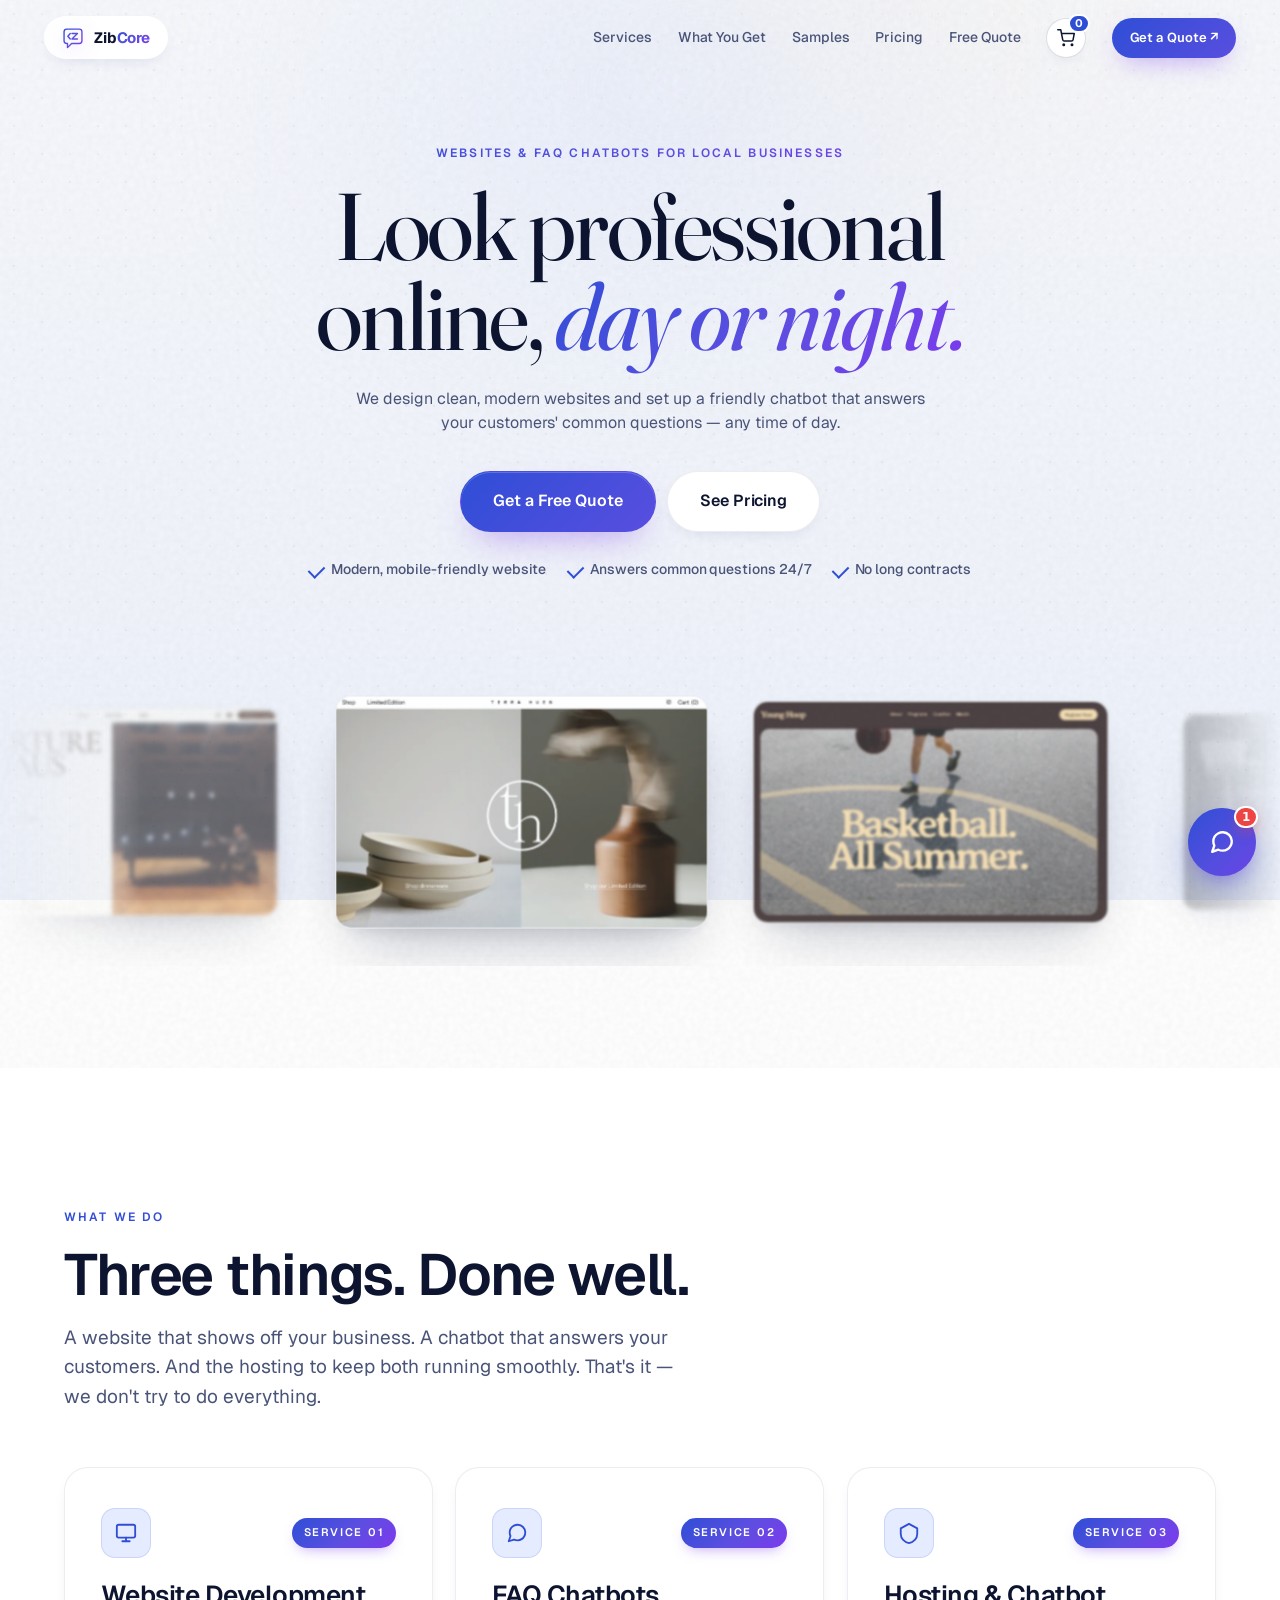
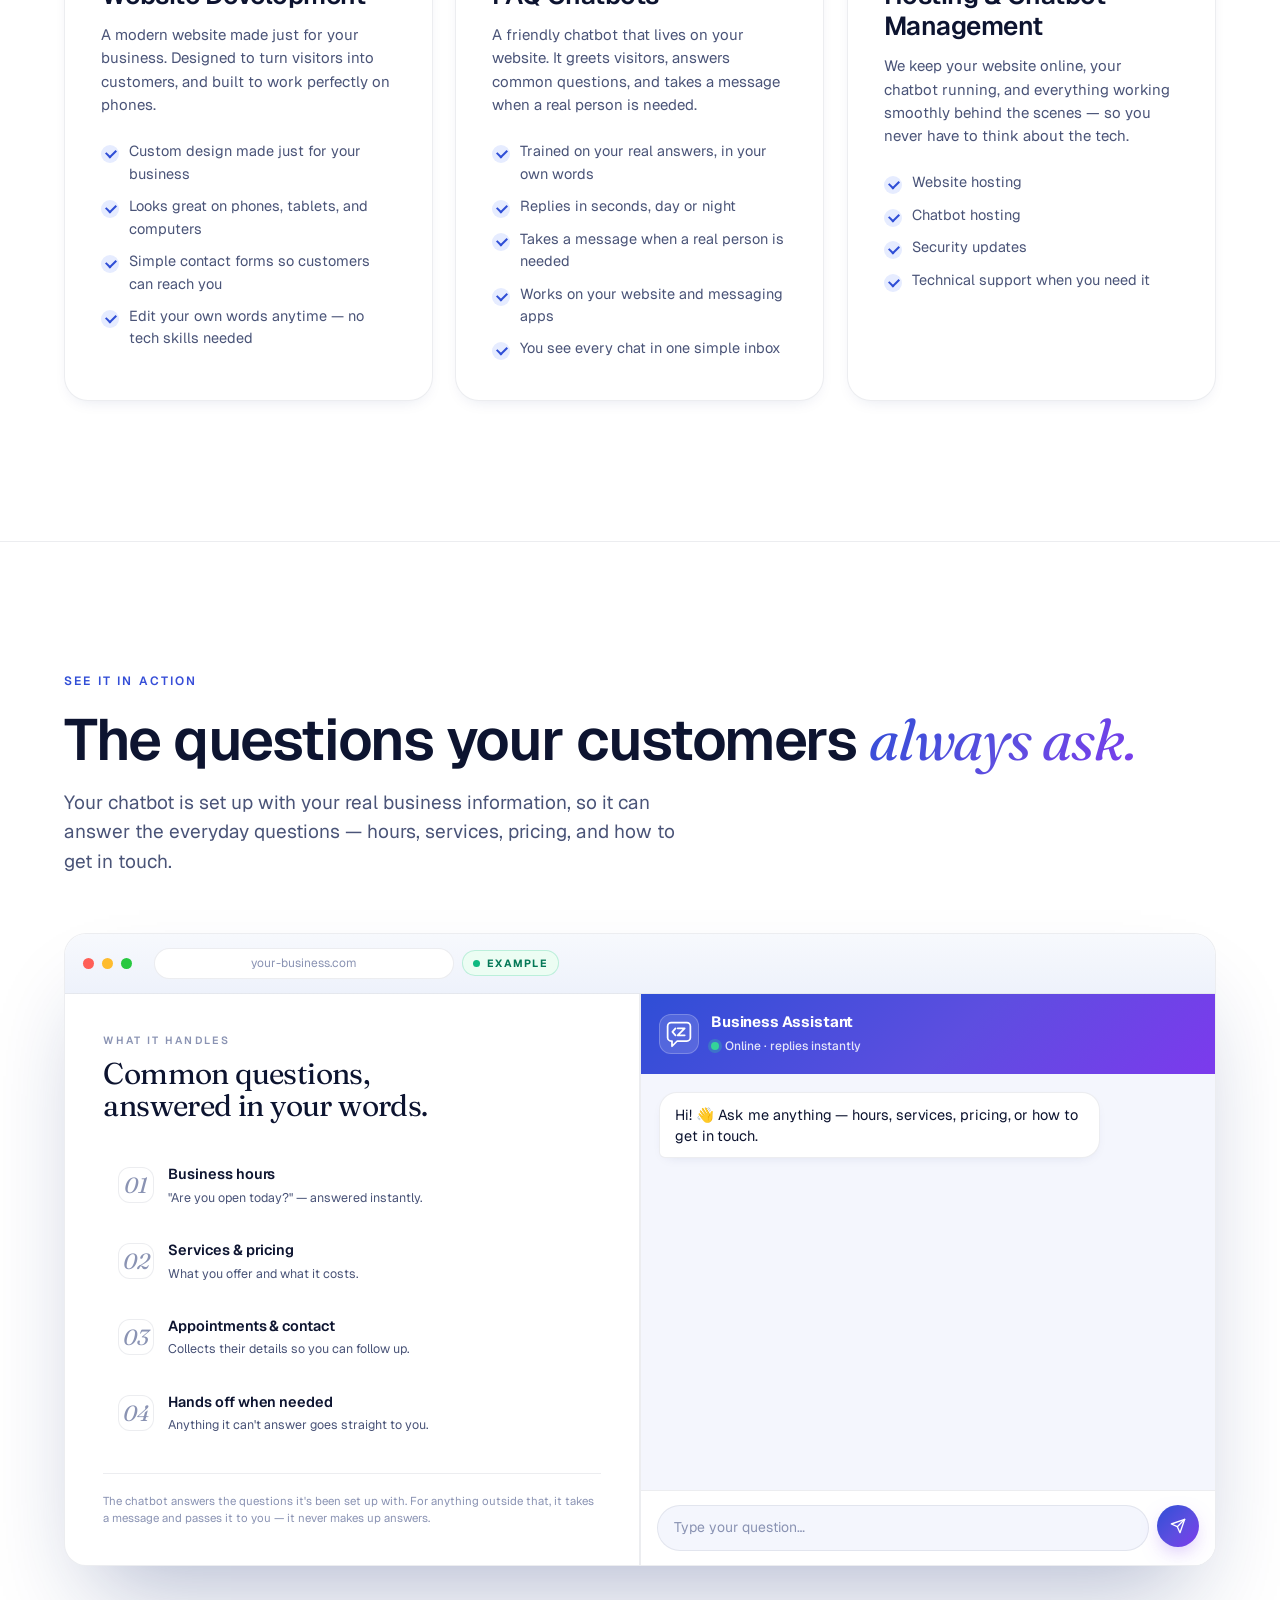
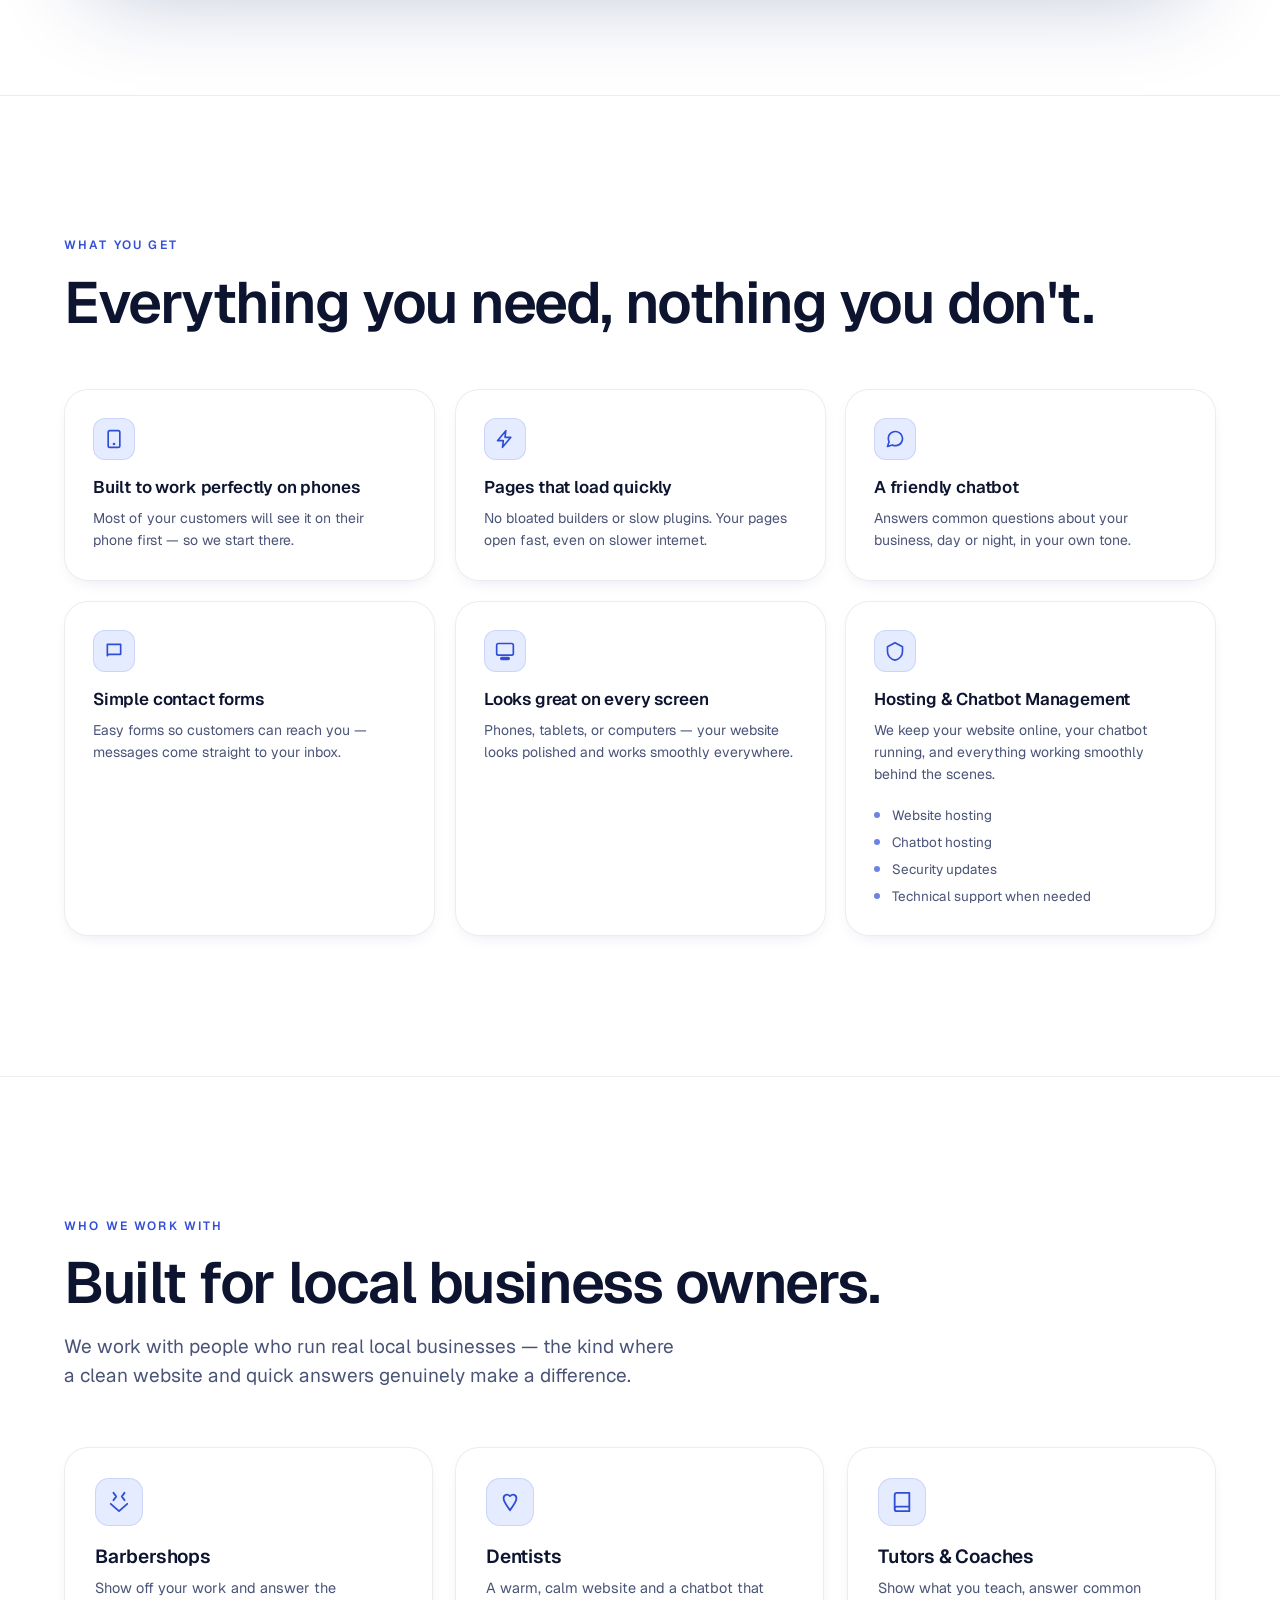
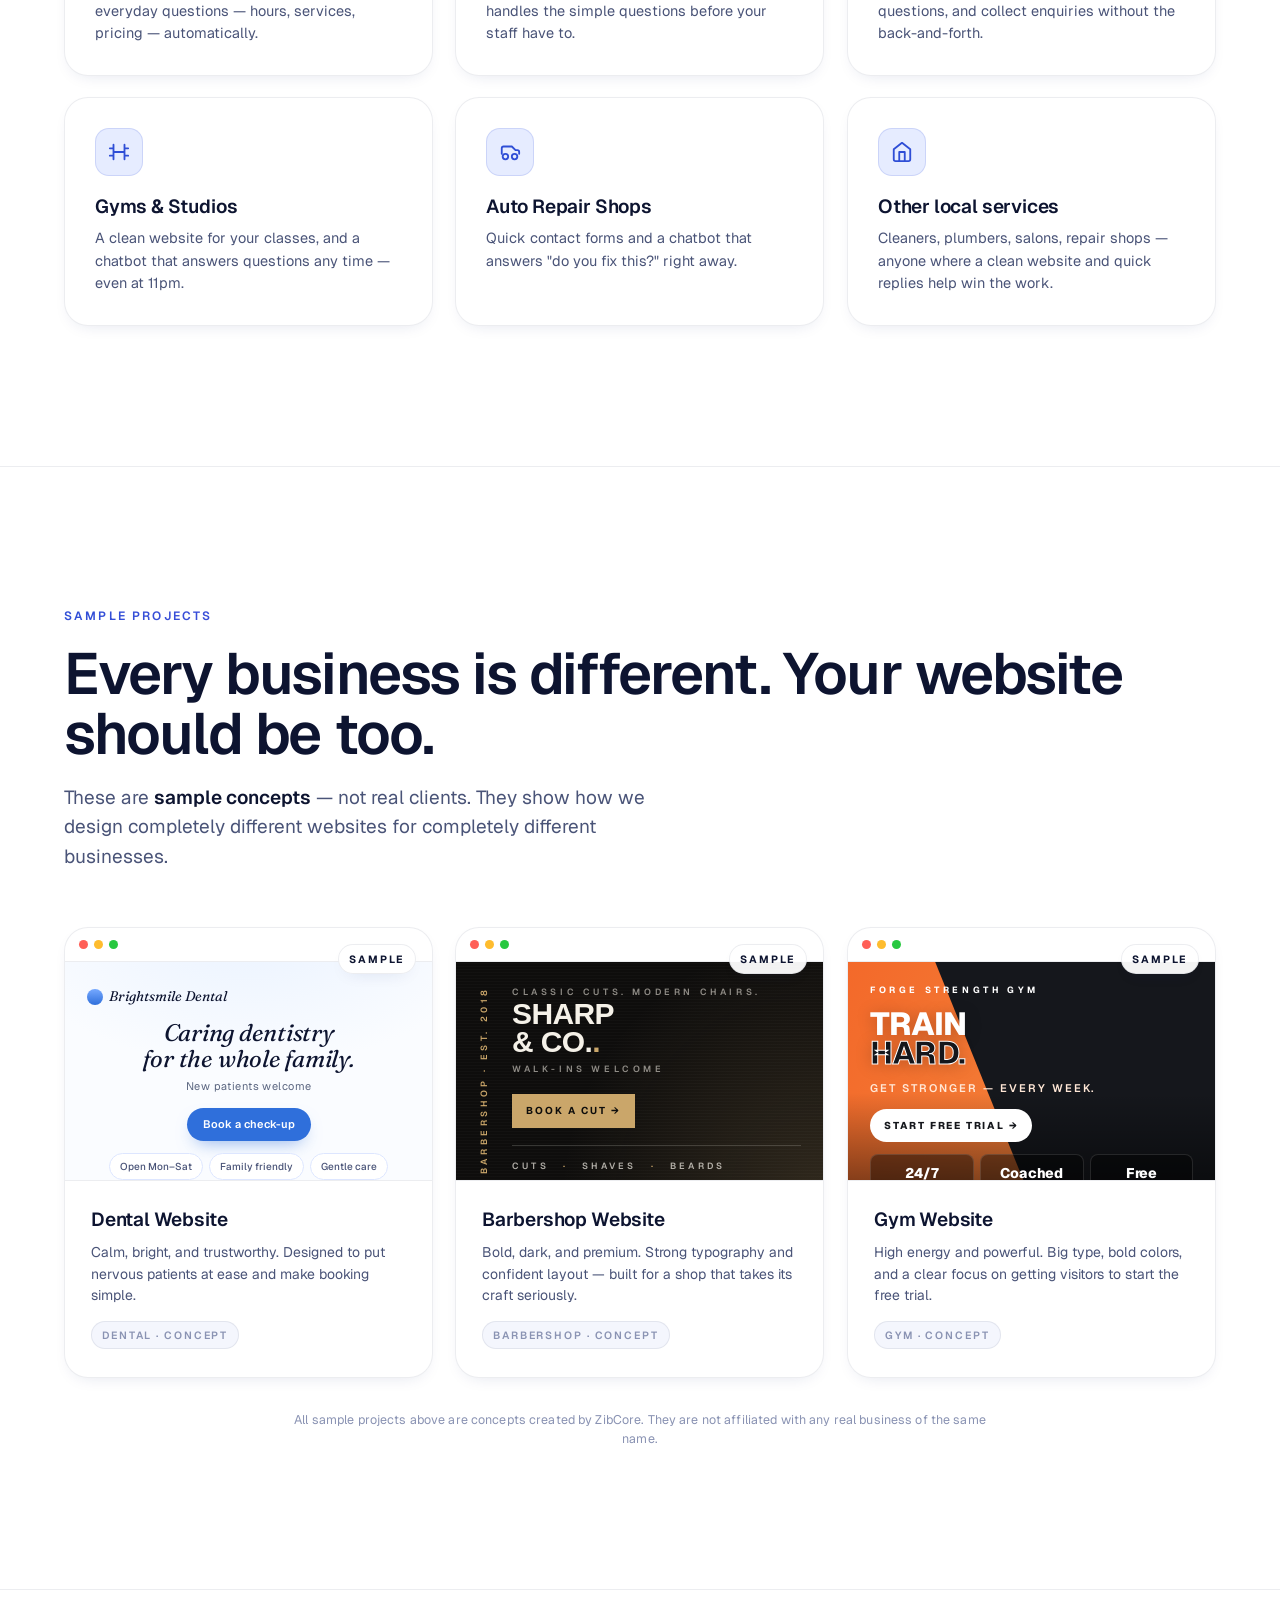
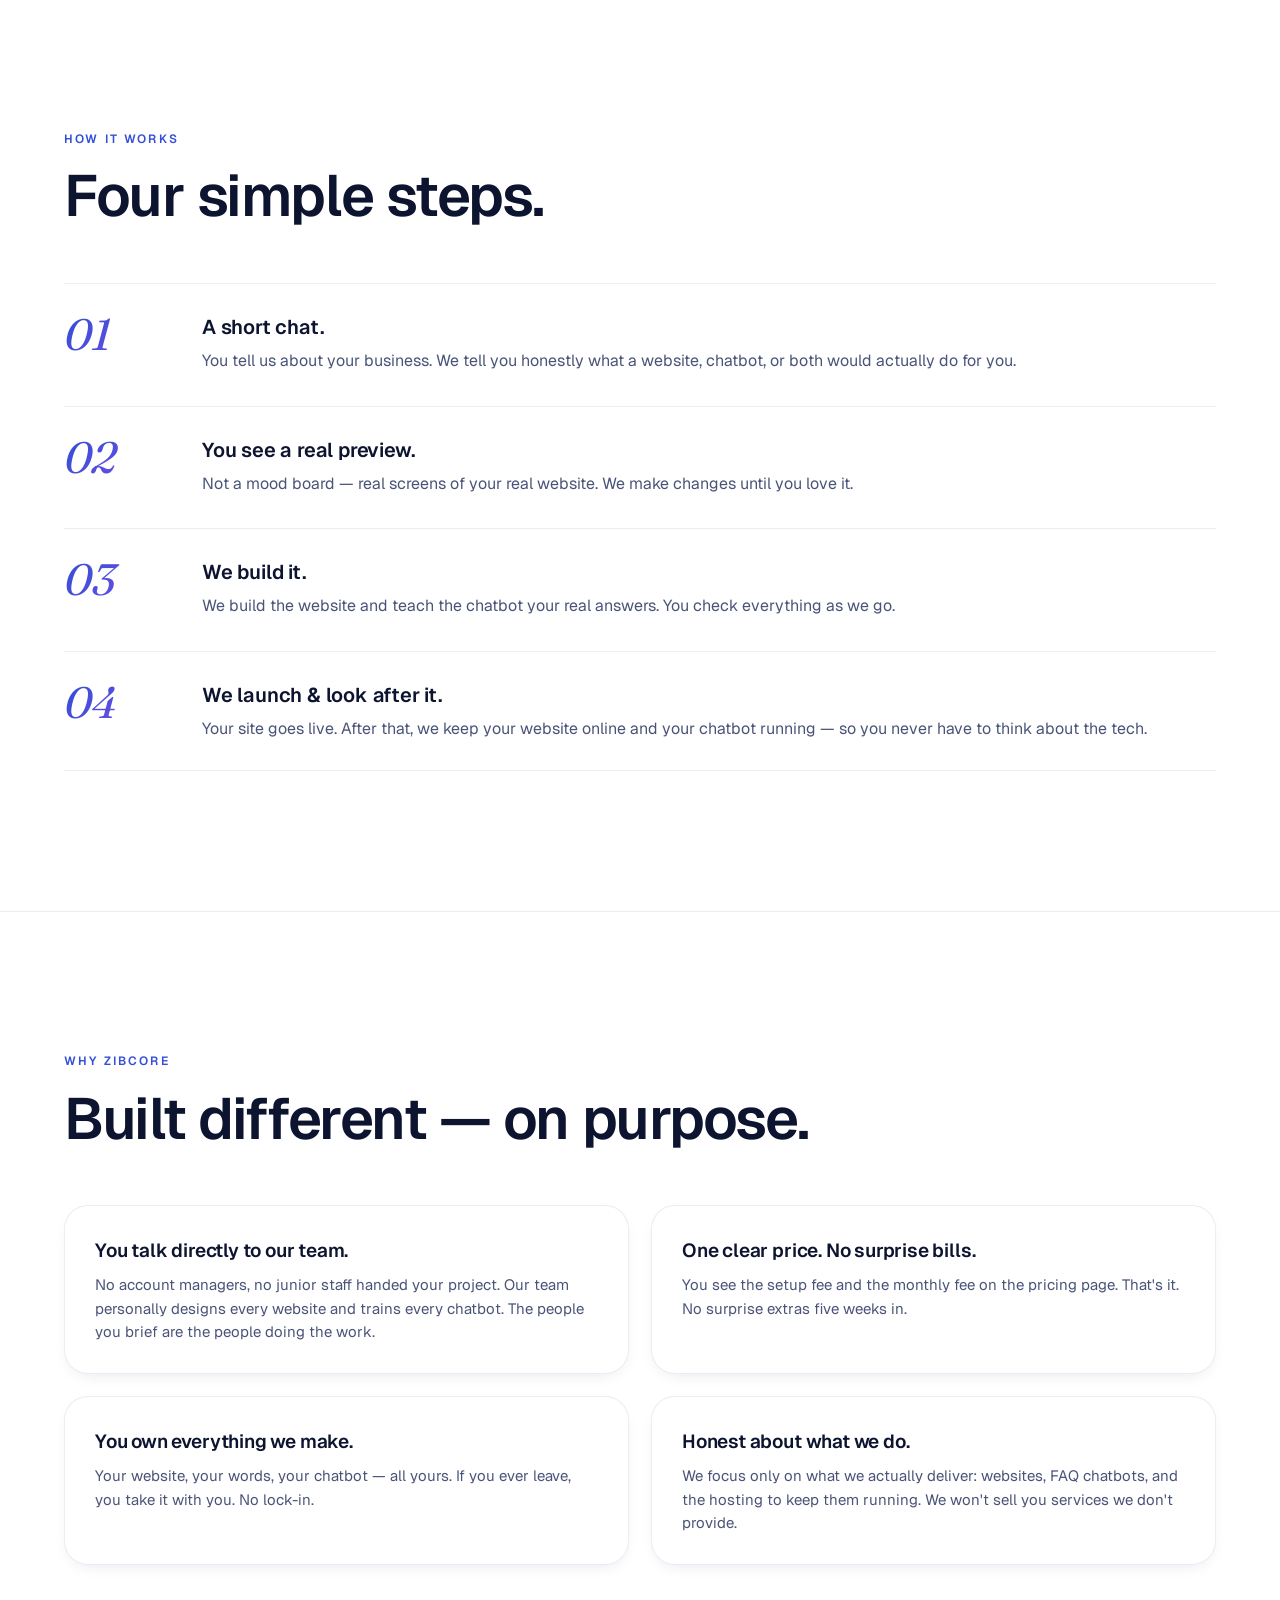
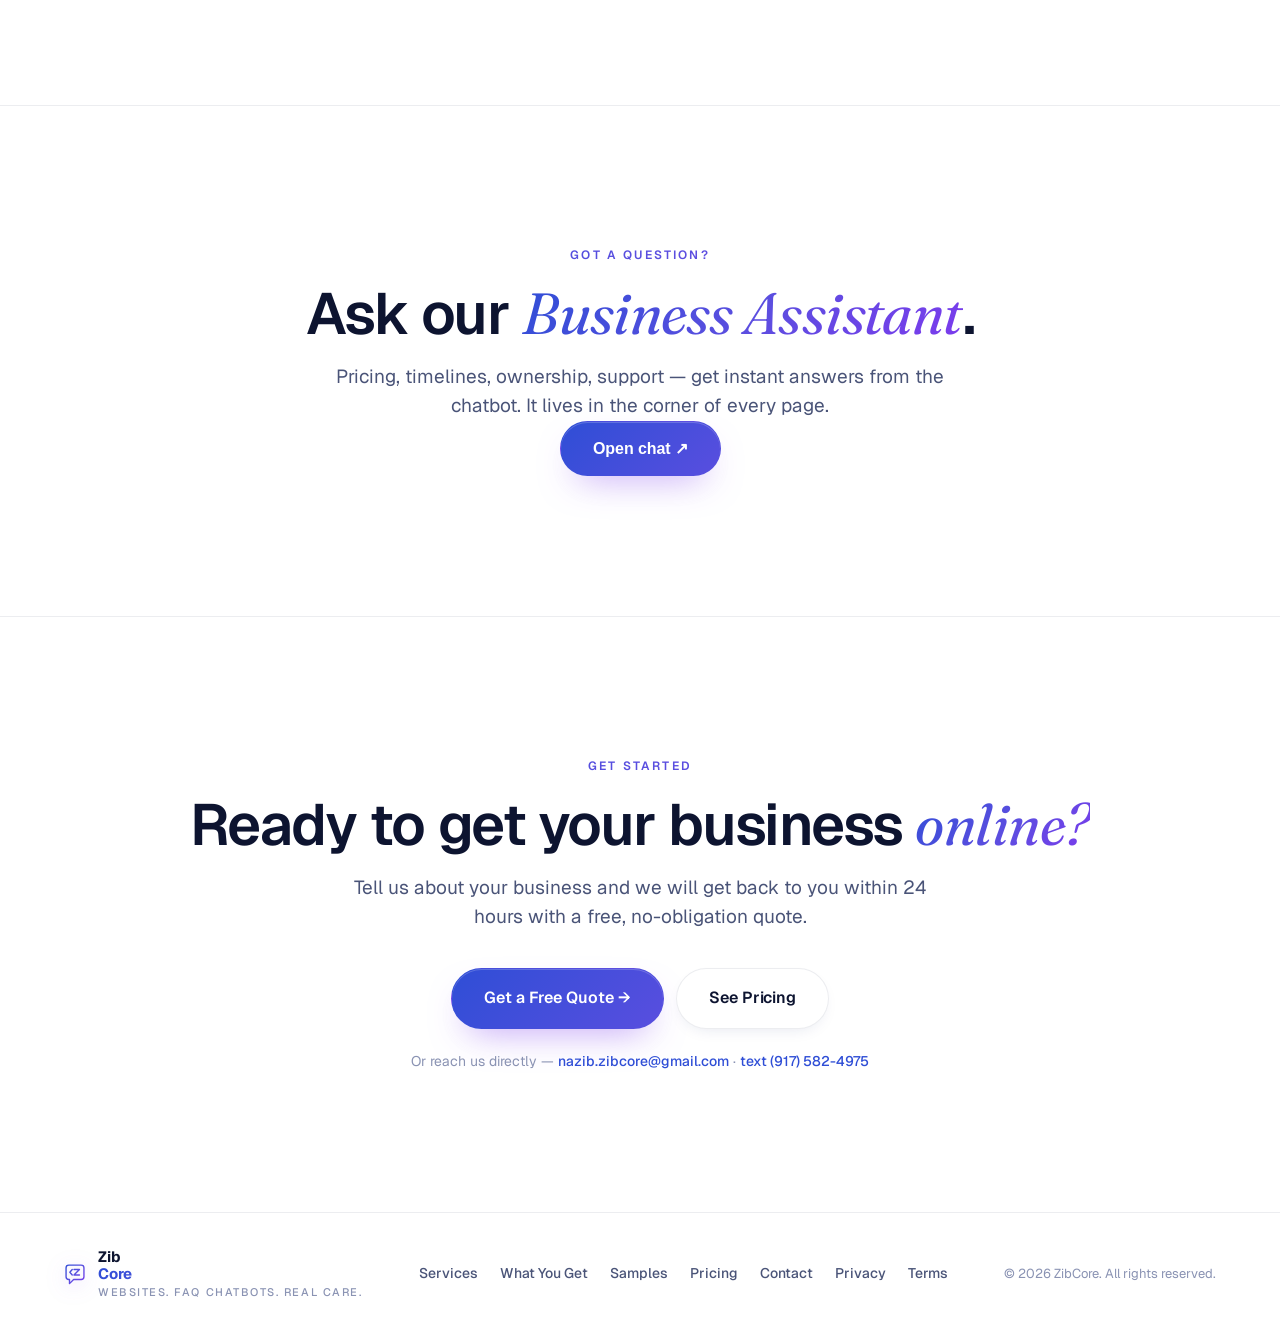
<file: index.html>
<!doctype html>
<html lang="en">
<head>
  <meta charset="utf-8" />
  <meta name="viewport" content="width=device-width,initial-scale=1,viewport-fit=cover" />
  <meta name="theme-color" content="#eef1fb" />
  <title>ZibCore — Websites &amp; FAQ Chatbots For Local Businesses</title>
  <meta name="description" content="ZibCore builds modern websites and friendly FAQ chatbots for local businesses — and looks after the hosting so you don't have to." />
  <link rel="canonical" href="https://zibcore.com/" />
  <link rel="icon" href="logo.svg" type="image/svg+xml" />
  <link rel="apple-touch-icon" href="logo.svg" />
  <meta property="og:title" content="ZibCore — Websites &amp; FAQ Chatbots For Local Businesses" />
  <meta property="og:description" content="Modern websites and friendly FAQ chatbots for local businesses." />
  <meta property="og:type" content="website" />
  <meta property="og:url" content="https://zibcore.com/" />
  <meta property="og:image" content="https://zibcore.com/assets/site-1.png" />
  <meta name="twitter:card" content="summary_large_image" />
  <meta name="twitter:title" content="ZibCore — Websites &amp; FAQ Chatbots For Local Businesses" />
  <meta name="twitter:description" content="Modern websites and friendly FAQ chatbots for local businesses." />
  <meta name="twitter:image" content="https://zibcore.com/assets/site-1.png" />
  <link rel="preconnect" href="https://fonts.googleapis.com" />
  <link rel="preconnect" href="https://fonts.gstatic.com" crossorigin />
  <link rel="stylesheet" href="https://fonts.googleapis.com/css2?family=Geist:wght@300;400;500;600;700;800&family=Fraunces:ital,opsz,wght@0,9..144,300..700;1,9..144,300..700&display=swap" />
  <link rel="stylesheet" href="styles.css" />
  <link rel="stylesheet" href="chatbot.css" />
  <link rel="stylesheet" href="cart.css" />
</head>
<body>

  <!-- ============ NAV ============ -->
  <nav class="nav" id="nav">
    <a class="nav__brand" href="index.html" aria-label="ZibCore home">
      <img src="logo.svg" alt="" class="nav__mark" width="22" height="22" />
      <span class="nav__word"><span class="nav__word-a">Zib</span><span class="nav__word-b">Core</span></span>
    </a>
    <div class="nav__links">
      <a href="#services">Services</a>
      <a href="#what">What You Get</a>
      <a href="#samples">Samples</a>
      <a href="plans.html">Pricing</a>
      <a href="quote.html">Free Quote</a>
      <a href="quote.html" class="nav__cta">Get a Quote ↗</a>
    </div>
  </nav>

  <!-- ============ HERO — sliding showcase ============ -->
  <header class="hero hero--showcase">
    <!-- Backdrop: ambient light, soft grain, drifting dust -->
    <div class="hero__bg" aria-hidden="true">
      <div class="hero__light"></div>
      <div class="hero__grain"></div>
      <div class="hero__particles" id="hero-particles"></div>
    </div>

    <div class="container">
      <div class="hero__copy hero__copy--center">
        <p class="eyebrow reveal">Websites &amp; FAQ chatbots for local businesses</p>
        <h1 class="hero__title reveal" data-delay="80">
          Look professional<br/>
          online, <em>day or night.</em>
        </h1>
        <p class="hero__sub reveal" data-delay="160">
          We design clean, modern websites and set up a friendly chatbot that
          answers your customers' common questions — any time of day.
        </p>
        <div class="hero__cta reveal" data-delay="240">
          <a href="quote.html" class="btn btn--primary btn--lg">Get a Free Quote</a>
          <a href="plans.html" class="btn btn--ghost btn--lg">See Pricing</a>
        </div>
        <ul class="hero__points reveal" data-delay="320">
          <li>Modern, mobile-friendly website</li>
          <li>Answers common questions 24/7</li>
          <li>No long contracts</li>
        </ul>
      </div>
    </div>

    <!-- Infinite sliding showcase of real website screenshots -->
    <div class="showcase reveal" data-delay="400" id="showcase" aria-label="A selection of websites we've designed">
      <div class="showcase__track" id="showcase-track">
        <figure class="showcase__card"><img src="assets/site-1.png" alt="" loading="lazy" /></figure>
        <figure class="showcase__card"><img src="assets/site-2.png" alt="" loading="lazy" /></figure>
        <figure class="showcase__card"><img src="assets/site-3.png" alt="" loading="lazy" /></figure>
        <figure class="showcase__card"><img src="assets/site-4.png" alt="" loading="lazy" /></figure>
        <figure class="showcase__card"><img src="assets/site-5.png" alt="" loading="lazy" /></figure>
      </div>
    </div>
  </header>

  <!-- ============ SERVICES ============ -->
  <section id="services" class="section section--services">
    <div class="container">
      <p class="eyebrow reveal">What we do</p>
      <h2 class="h2 reveal">Three things. Done well.</h2>
      <p class="lede lede--left reveal" data-delay="80">
        A website that shows off your business. A chatbot that answers your customers. And the hosting to keep both running smoothly. That's it — we don't try to do everything.
      </p>

      <div class="services">

        <article class="service reveal">
          <div class="service__head">
            <div class="service__icon" aria-hidden="true">
              <svg width="22" height="22" viewBox="0 0 24 24" fill="none" stroke="currentColor" stroke-width="2" stroke-linecap="round" stroke-linejoin="round"><rect x="2" y="3" width="20" height="14" rx="2"/><path d="M8 21h8M12 17v4"/></svg>
            </div>
            <span class="tag">Service 01</span>
          </div>
          <h3 class="h3">Website Development</h3>
          <p>A modern website made just for your business. Designed to turn visitors into customers, and built to work perfectly on phones.</p>
          <ul class="ticks">
            <li>Custom design made just for your business</li>
            <li>Looks great on phones, tablets, and computers</li>
            <li>Simple contact forms so customers can reach you</li>
            <li>Edit your own words anytime — no tech skills needed</li>
          </ul>
        </article>

        <article class="service reveal" data-delay="120">
          <div class="service__head">
            <div class="service__icon" aria-hidden="true">
              <svg width="22" height="22" viewBox="0 0 24 24" fill="none" stroke="currentColor" stroke-width="2" stroke-linecap="round" stroke-linejoin="round"><path d="M21 11.5a8.38 8.38 0 0 1-.9 3.8 8.5 8.5 0 0 1-7.6 4.7 8.38 8.38 0 0 1-3.8-.9L3 21l1.9-5.7a8.38 8.38 0 0 1-.9-3.8 8.5 8.5 0 0 1 4.7-7.6 8.38 8.38 0 0 1 3.8-.9h.5a8.48 8.48 0 0 1 8 8v.5z"/></svg>
            </div>
            <span class="tag">Service 02</span>
          </div>
          <h3 class="h3">FAQ Chatbots</h3>
          <p>A friendly chatbot that lives on your website. It greets visitors, answers common questions, and takes a message when a real person is needed.</p>
          <ul class="ticks">
            <li>Trained on your real answers, in your own words</li>
            <li>Replies in seconds, day or night</li>
            <li>Takes a message when a real person is needed</li>
            <li>Works on your website and messaging apps</li>
            <li>You see every chat in one simple inbox</li>
          </ul>
        </article>

        <article class="service reveal" data-delay="240">
          <div class="service__head">
            <div class="service__icon" aria-hidden="true">
              <svg width="22" height="22" viewBox="0 0 24 24" fill="none" stroke="currentColor" stroke-width="2" stroke-linecap="round" stroke-linejoin="round"><path d="M12 2L3 7v6c0 5 4 9 9 10 5-1 9-5 9-10V7l-9-5z"/></svg>
            </div>
            <span class="tag">Service 03</span>
          </div>
          <h3 class="h3">Hosting &amp; Chatbot Management</h3>
          <p>We keep your website online, your chatbot running, and everything working smoothly behind the scenes — so you never have to think about the tech.</p>
          <ul class="ticks">
            <li>Website hosting</li>
            <li>Chatbot hosting</li>
            <li>Security updates</li>
            <li>Technical support when you need it</li>
          </ul>
        </article>

      </div>
    </div>
  </section>

  <!-- ============ FAQ CHATBOT DEMONSTRATION ============ -->
  <section id="growth" class="section section--growth">
    <div class="container">
      <p class="eyebrow reveal">See it in action</p>
      <h2 class="h2 reveal">The questions your customers <em>always ask.</em></h2>
      <p class="lede lede--left reveal" data-delay="80">
        Your chatbot is set up with your real business information, so it can answer
        the everyday questions — hours, services, pricing, and how to get in touch.
      </p>

      <div class="growth reveal" data-delay="160" id="growth-card">
        <div class="growth__chrome">
          <span></span><span></span><span></span>
          <div class="growth__url">your-business.com</div>
          <div class="growth__live"><span class="growth__live-dot"></span>Example</div>
        </div>

        <div class="demo">

          <!-- Left: capability steps that light up as the chat progresses -->
          <div class="demo__steps">
            <p class="demo__eyebrow">What it handles</p>
            <h3 class="demo__title">Common questions,<br/>answered in your words.</h3>

            <ul class="demo__list" id="demo-steps">
              <li class="demo__step" data-step="1">
                <span class="demo__step-num">01</span>
                <div class="demo__step-text">
                  <strong>Business hours</strong>
                  <small>"Are you open today?" — answered instantly.</small>
                </div>
              </li>
              <li class="demo__step" data-step="2">
                <span class="demo__step-num">02</span>
                <div class="demo__step-text">
                  <strong>Services &amp; pricing</strong>
                  <small>What you offer and what it costs.</small>
                </div>
              </li>
              <li class="demo__step" data-step="3">
                <span class="demo__step-num">03</span>
                <div class="demo__step-text">
                  <strong>Appointments &amp; contact</strong>
                  <small>Collects their details so you can follow up.</small>
                </div>
              </li>
              <li class="demo__step" data-step="4">
                <span class="demo__step-num">04</span>
                <div class="demo__step-text">
                  <strong>Hands off when needed</strong>
                  <small>Anything it can't answer goes straight to you.</small>
                </div>
              </li>
            </ul>

            <p class="demo__disclaimer">The chatbot answers the questions it's been set up with. For anything outside that, it takes a message and passes it to you — it never makes up answers.</p>
          </div>

          <!-- Right: a chat playing out — same UI we ship to clients -->
          <div class="demo__chat">
            <header class="demo__chat-head">
              <div class="demo__chat-brand">
                <div class="demo__chat-avatar" aria-hidden="true">
                  <svg viewBox="0 0 64 64" fill="none" xmlns="http://www.w3.org/2000/svg">
                    <path d="M14 6 H50 A8 8 0 0 1 58 14 V40 A8 8 0 0 1 50 48 H28 L16 60 V48 H14 A8 8 0 0 1 6 40 V14 A8 8 0 0 1 14 6 Z" stroke="#fff" stroke-width="4" stroke-linejoin="round"/>
                    <path d="M24 19 L17 27 L24 35" stroke="#fff" stroke-width="4" stroke-linecap="round" stroke-linejoin="round"/>
                    <path d="M29 19 H45 L29 35 H45" stroke="#fff" stroke-width="4" stroke-linecap="round" stroke-linejoin="round"/>
                  </svg>
                </div>
                <div class="demo__chat-brand-text">
                  <strong>Business Assistant</strong>
                  <span><i class="demo__chat-online" aria-hidden="true"></i> Online · replies instantly</span>
                </div>
              </div>
            </header>

            <div class="demo__chat-body" id="demo-chat-body" aria-live="polite"></div>

            <div class="demo__chat-form" aria-hidden="true">
              <div class="demo__chat-input">Type your question…</div>
              <div class="demo__chat-send">
                <svg viewBox="0 0 24 24" fill="none" stroke="currentColor" stroke-width="2" stroke-linecap="round" stroke-linejoin="round">
                  <path d="M22 2L11 13"/>
                  <path d="M22 2l-7 20-4-9-9-4z"/>
                </svg>
              </div>
            </div>
          </div>

        </div>

        <div class="growth__sweep" aria-hidden="true"></div>
      </div>
    </div>
  </section>

  <!-- ============ WHAT YOU GET ============ -->
  <section id="what" class="section section--what">
    <div class="container">
      <p class="eyebrow reveal">What you get</p>
      <h2 class="h2 reveal">Everything you need, nothing you don't.</h2>

      <div class="what">
        <div class="what__item reveal">
          <div class="what__icon" aria-hidden="true">
            <svg width="20" height="20" viewBox="0 0 24 24" fill="none" stroke="currentColor" stroke-width="2" stroke-linecap="round" stroke-linejoin="round"><rect x="5" y="2" width="14" height="20" rx="2"/><circle cx="12" cy="18" r="0.6" fill="currentColor"/></svg>
          </div>
          <h4>Built to work perfectly on phones</h4>
          <p>Most of your customers will see it on their phone first — so we start there.</p>
        </div>

        <div class="what__item reveal" data-delay="60">
          <div class="what__icon" aria-hidden="true">
            <svg width="20" height="20" viewBox="0 0 24 24" fill="none" stroke="currentColor" stroke-width="2" stroke-linecap="round" stroke-linejoin="round"><path d="M13 2L3 14h7l-1 8 10-12h-7z"/></svg>
          </div>
          <h4>Pages that load quickly</h4>
          <p>No bloated builders or slow plugins. Your pages open fast, even on slower internet.</p>
        </div>

        <div class="what__item reveal" data-delay="120">
          <div class="what__icon" aria-hidden="true">
            <svg width="20" height="20" viewBox="0 0 24 24" fill="none" stroke="currentColor" stroke-width="2" stroke-linecap="round" stroke-linejoin="round"><path d="M21 11.5a8.38 8.38 0 0 1-.9 3.8 8.5 8.5 0 0 1-7.6 4.7 8.38 8.38 0 0 1-3.8-.9L3 21l1.9-5.7A8.38 8.38 0 0 1 4 11.5a8.5 8.5 0 0 1 4.7-7.6 8.38 8.38 0 0 1 3.8-.9h.5a8.48 8.48 0 0 1 8 8v.5z"/></svg>
          </div>
          <h4>A friendly chatbot</h4>
          <p>Answers common questions about your business, day or night, in your own tone.</p>
        </div>

        <div class="what__item reveal" data-delay="180">
          <div class="what__icon" aria-hidden="true">
            <svg width="20" height="20" viewBox="0 0 24 24" fill="none" stroke="currentColor" stroke-width="2" stroke-linecap="round" stroke-linejoin="round"><path d="M4 4h16v12H5.5L4 17.5z"/></svg>
          </div>
          <h4>Simple contact forms</h4>
          <p>Easy forms so customers can reach you — messages come straight to your inbox.</p>
        </div>

        <div class="what__item reveal" data-delay="240">
          <div class="what__icon" aria-hidden="true">
            <svg width="20" height="20" viewBox="0 0 24 24" fill="none" stroke="currentColor" stroke-width="2" stroke-linecap="round" stroke-linejoin="round"><rect x="2" y="3" width="20" height="14" rx="2"/><rect x="7" y="20" width="10" height="2" rx="1"/></svg>
          </div>
          <h4>Looks great on every screen</h4>
          <p>Phones, tablets, or computers — your website looks polished and works smoothly everywhere.</p>
        </div>

        <div class="what__item reveal" data-delay="300">
          <div class="what__icon" aria-hidden="true">
            <svg width="20" height="20" viewBox="0 0 24 24" fill="none" stroke="currentColor" stroke-width="2" stroke-linecap="round" stroke-linejoin="round"><path d="M12 2L3 7v6c0 5 4 9 9 10 5-1 9-5 9-10V7l-9-5z"/></svg>
          </div>
          <h4>Hosting &amp; Chatbot Management</h4>
          <p>We keep your website online, your chatbot running, and everything working smoothly behind the scenes.</p>
          <ul class="what__list">
            <li>Website hosting</li>
            <li>Chatbot hosting</li>
            <li>Security updates</li>
            <li>Technical support when needed</li>
          </ul>
        </div>
      </div>
    </div>
  </section>

  <!-- ============ WHO WE WORK WITH ============ -->
  <section id="who" class="section section--who">
    <div class="container">
      <p class="eyebrow reveal">Who we work with</p>
      <h2 class="h2 reveal">Built for local business owners.</h2>
      <p class="lede lede--left reveal" data-delay="80">
        We work with people who run real local businesses — the kind where a clean website and quick answers genuinely make a difference.
      </p>

      <div class="who">
        <div class="who__item reveal">
          <div class="who__icon" aria-hidden="true">
            <svg width="22" height="22" viewBox="0 0 24 24" fill="none" stroke="currentColor" stroke-width="2" stroke-linecap="round" stroke-linejoin="round"><path d="M6 2l3 4-3 4M18 2l-3 4 3 4M3 14l9 8 9-8"/></svg>
          </div>
          <h4>Barbershops</h4>
          <p>Show off your work and answer the everyday questions — hours, services, pricing — automatically.</p>
        </div>
        <div class="who__item reveal" data-delay="60">
          <div class="who__icon" aria-hidden="true">
            <svg width="22" height="22" viewBox="0 0 24 24" fill="none" stroke="currentColor" stroke-width="2" stroke-linecap="round" stroke-linejoin="round"><path d="M12 5.5C9 2.5 5 4 5 8c0 4 3 7 7 13 4-6 7-9 7-13 0-4-4-5.5-7-2.5z"/></svg>
          </div>
          <h4>Dentists</h4>
          <p>A warm, calm website and a chatbot that handles the simple questions before your staff have to.</p>
        </div>
        <div class="who__item reveal" data-delay="120">
          <div class="who__icon" aria-hidden="true">
            <svg width="22" height="22" viewBox="0 0 24 24" fill="none" stroke="currentColor" stroke-width="2" stroke-linecap="round" stroke-linejoin="round"><path d="M4 19.5V4.5A2.5 2.5 0 0 1 6.5 2H20v20H6.5a2.5 2.5 0 0 1 0-5H20"/></svg>
          </div>
          <h4>Tutors &amp; Coaches</h4>
          <p>Show what you teach, answer common questions, and collect enquiries without the back-and-forth.</p>
        </div>
        <div class="who__item reveal" data-delay="180">
          <div class="who__icon" aria-hidden="true">
            <svg width="22" height="22" viewBox="0 0 24 24" fill="none" stroke="currentColor" stroke-width="2" stroke-linecap="round" stroke-linejoin="round"><path d="M6 4v16M18 4v16M2 8h4M2 16h4M18 8h4M18 16h4M6 12h12"/></svg>
          </div>
          <h4>Gyms &amp; Studios</h4>
          <p>A clean website for your classes, and a chatbot that answers questions any time — even at 11pm.</p>
        </div>
        <div class="who__item reveal" data-delay="240">
          <div class="who__icon" aria-hidden="true">
            <svg width="22" height="22" viewBox="0 0 24 24" fill="none" stroke="currentColor" stroke-width="2" stroke-linecap="round" stroke-linejoin="round"><circle cx="7" cy="17" r="3"/><circle cx="17" cy="17" r="3"/><path d="M3 14V8a2 2 0 0 1 2-2h9l4 4h2a2 2 0 0 1 2 2v2"/></svg>
          </div>
          <h4>Auto Repair Shops</h4>
          <p>Quick contact forms and a chatbot that answers "do you fix this?" right away.</p>
        </div>
        <div class="who__item reveal" data-delay="300">
          <div class="who__icon" aria-hidden="true">
            <svg width="22" height="22" viewBox="0 0 24 24" fill="none" stroke="currentColor" stroke-width="2" stroke-linecap="round" stroke-linejoin="round"><path d="M3 9l9-7 9 7v11a2 2 0 0 1-2 2H5a2 2 0 0 1-2-2z"/><path d="M9 22V12h6v10"/></svg>
          </div>
          <h4>Other local services</h4>
          <p>Cleaners, plumbers, salons, repair shops — anyone where a clean website and quick replies help win the work.</p>
        </div>
      </div>
    </div>
  </section>

  <!-- ============ SAMPLE PROJECTS ============ -->
  <section id="samples" class="section section--samples">
    <div class="container">
      <p class="eyebrow reveal">Sample projects</p>
      <h2 class="h2 reveal">Every business is different. Your website should be too.</h2>
      <p class="lede lede--left reveal" data-delay="80">
        These are <strong>sample concepts</strong> — not real clients. They show how we design completely different websites for completely different businesses.
      </p>

      <div class="samples">

        <!-- =========== DENTAL — clean, bright, medical =========== -->
        <article class="sample reveal">
          <div class="sample__chip">Sample</div>
          <div class="sample__preview" aria-hidden="true">
            <div class="sample__chrome"><span></span><span></span><span></span></div>
            <div class="sd">
              <div class="sd__brand"><span class="sd__brand-mark"></span> Brightsmile Dental</div>
              <div class="sd__hero">
                <div class="sd__h1">Caring dentistry<br/>for the whole family.</div>
                <div class="sd__sub">New patients welcome</div>
                <div class="sd__btn">Book a check-up</div>
              </div>
              <div class="sd__row">
                <span class="sd__pill">Open Mon–Sat</span>
                <span class="sd__pill">Family friendly</span>
                <span class="sd__pill">Gentle care</span>
              </div>
            </div>
          </div>
          <div class="sample__meta">
            <h4>Dental Website</h4>
            <p>Calm, bright, and trustworthy. Designed to put nervous patients at ease and make booking simple.</p>
            <span class="sample__cat">Dental · Concept</span>
          </div>
        </article>

        <!-- =========== BARBERSHOP — dark, bold, masculine =========== -->
        <article class="sample reveal" data-delay="100">
          <div class="sample__chip">Sample</div>
          <div class="sample__preview" aria-hidden="true">
            <div class="sample__chrome"><span></span><span></span><span></span></div>
            <div class="sb">
              <div class="sb__strap">BARBERSHOP · EST. 2018</div>
              <div class="sb__inner">
                <div>
                  <div class="sb__top">Classic cuts. Modern chairs.</div>
                  <div class="sb__h1">SHARP<br/>&amp; CO.<span>.</span></div>
                  <div class="sb__tag">Walk-ins welcome</div>
                </div>
                <div class="sb__btn">Book a cut →</div>
                <div class="sb__services">
                  <span>Cuts</span><span>Shaves</span><span>Beards</span>
                </div>
              </div>
            </div>
          </div>
          <div class="sample__meta">
            <h4>Barbershop Website</h4>
            <p>Bold, dark, and premium. Strong typography and confident layout — built for a shop that takes its craft seriously.</p>
            <span class="sample__cat">Barbershop · Concept</span>
          </div>
        </article>

        <!-- =========== GYM — high energy, fitness =========== -->
        <article class="sample reveal" data-delay="200">
          <div class="sample__chip">Sample</div>
          <div class="sample__preview" aria-hidden="true">
            <div class="sample__chrome"><span></span><span></span><span></span></div>
            <div class="sg">
              <div class="sg__top">Forge Strength Gym</div>
              <div class="sg__h1">TRAIN<br/><span>HARD.</span></div>
              <div class="sg__sub">Get stronger — every week.</div>
              <div class="sg__cta">Start free trial →</div>
              <div class="sg__stats">
                <div class="sg__stat"><strong>24/7</strong><small>Open</small></div>
                <div class="sg__stat"><strong>Coached</strong><small>Classes</small></div>
                <div class="sg__stat"><strong>Free</strong><small>Trial week</small></div>
              </div>
            </div>
          </div>
          <div class="sample__meta">
            <h4>Gym Website</h4>
            <p>High energy and powerful. Big type, bold colors, and a clear focus on getting visitors to start the free trial.</p>
            <span class="sample__cat">Gym · Concept</span>
          </div>
        </article>

      </div>

      <p class="samples__note reveal">All sample projects above are concepts created by ZibCore. They are not affiliated with any real business of the same name.</p>
    </div>
  </section>

  <!-- ============ PROCESS ============ -->
  <section id="process" class="section section--process">
    <div class="container">
      <p class="eyebrow reveal">How it works</p>
      <h2 class="h2 reveal">Four simple steps.</h2>

      <ol class="process">
        <li class="reveal">
          <span class="process__step">01</span>
          <div>
            <h4>A short chat.</h4>
            <p>You tell us about your business. We tell you honestly what a website, chatbot, or both would actually do for you.</p>
          </div>
        </li>
        <li class="reveal" data-delay="80">
          <span class="process__step">02</span>
          <div>
            <h4>You see a real preview.</h4>
            <p>Not a mood board — real screens of your real website. We make changes until you love it.</p>
          </div>
        </li>
        <li class="reveal" data-delay="160">
          <span class="process__step">03</span>
          <div>
            <h4>We build it.</h4>
            <p>We build the website and teach the chatbot your real answers. You check everything as we go.</p>
          </div>
        </li>
        <li class="reveal" data-delay="240">
          <span class="process__step">04</span>
          <div>
            <h4>We launch &amp; look after it.</h4>
            <p>Your site goes live. After that, we keep your website online and your chatbot running — so you never have to think about the tech.</p>
          </div>
        </li>
      </ol>
    </div>
  </section>

  <!-- ============ WHY US ============ -->
  <section class="section section--why-us">
    <div class="container">
      <p class="eyebrow reveal">Why ZibCore</p>
      <h2 class="h2 reveal">Built different — on purpose.</h2>

      <div class="why">
        <div class="why__item reveal">
          <h4>You talk directly to our team.</h4>
          <p>No account managers, no junior staff handed your project. Our team personally designs every website and trains every chatbot. The people you brief are the people doing the work.</p>
        </div>
        <div class="why__item reveal" data-delay="80">
          <h4>One clear price. No surprise bills.</h4>
          <p>You see the setup fee and the monthly fee on the pricing page. That's it. No surprise extras five weeks in.</p>
        </div>
        <div class="why__item reveal" data-delay="160">
          <h4>You own everything we make.</h4>
          <p>Your website, your words, your chatbot — all yours. If you ever leave, you take it with you. No lock-in.</p>
        </div>
        <div class="why__item reveal" data-delay="240">
          <h4>Honest about what we do.</h4>
          <p>We focus only on what we actually deliver: websites, FAQ chatbots, and the hosting to keep them running. We won't sell you services we don't provide.</p>
        </div>
      </div>
    </div>
  </section>

  <!-- ============ ASK THE ASSISTANT ============ -->
  <section class="section section--ask">
    <div class="container container--center">
      <p class="eyebrow reveal">Got a question?</p>
      <h2 class="h2 reveal">Ask our <em>Business Assistant</em>.</h2>
      <p class="lede reveal" data-delay="80">
        Pricing, timelines, ownership, support — get instant answers from the chatbot. It lives in the corner of every page.
      </p>
      <button type="button" class="btn btn--primary btn--lg reveal" data-delay="160" data-zc-chat-open>
        Open chat ↗
      </button>
    </div>
  </section>

  <!-- ============ CONTACT FORM ============ -->
  <!-- ============ FINAL CTA -> quote page ============ -->
  <section id="contact" class="section section--cta">
    <div class="container container--center">
      <p class="eyebrow reveal">Get started</p>
      <h2 class="h2 reveal">Ready to get your business <em>online?</em></h2>
      <p class="lede reveal" data-delay="80">
        Tell us about your business and we will get back to you within 24 hours
        with a free, no-obligation quote.
      </p>
      <div class="contact-cta reveal" data-delay="160">
        <a href="quote.html" class="btn btn--primary btn--lg">Get a Free Quote →</a>
        <a href="plans.html" class="btn btn--ghost btn--lg">See Pricing</a>
      </div>
      <p class="cta-direct reveal" data-delay="240">
        Or reach us directly — <a href="mailto:nazib.zibcore@gmail.com">nazib.zibcore@gmail.com</a>
        · <a href="sms:+19175824975">text (917) 582-4975</a>
      </p>
    </div>
  </section>


  <!-- ============ FOOTER ============ -->
  <footer class="foot">
    <div class="container foot__row">
      <div class="foot__brand">
        <img src="logo.svg" alt="" class="nav__mark" width="22" height="22" />
        <span class="foot__brand-name">
          <span class="nav__word-a">Zib</span><span class="nav__word-b">Core</span>
          <small>Websites. FAQ Chatbots. Real Care.</small>
        </span>
      </div>
      <nav class="foot__nav" aria-label="Footer">
        <a href="#services">Services</a>
        <a href="#what">What You Get</a>
        <a href="#samples">Samples</a>
        <a href="plans.html">Pricing</a>
        <a href="quote.html">Contact</a>
        <a href="privacy.html">Privacy</a>
        <a href="terms.html">Terms</a>
      </nav>
      <p class="foot__copy">© <span id="year"></span> ZibCore. All rights reserved.</p>
    </div>
  </footer>

  <script src="script.js" defer></script>
  <script src="chatbot.js" defer></script>
  <script src="cart.js" defer></script>
</body>
</html>
</file>
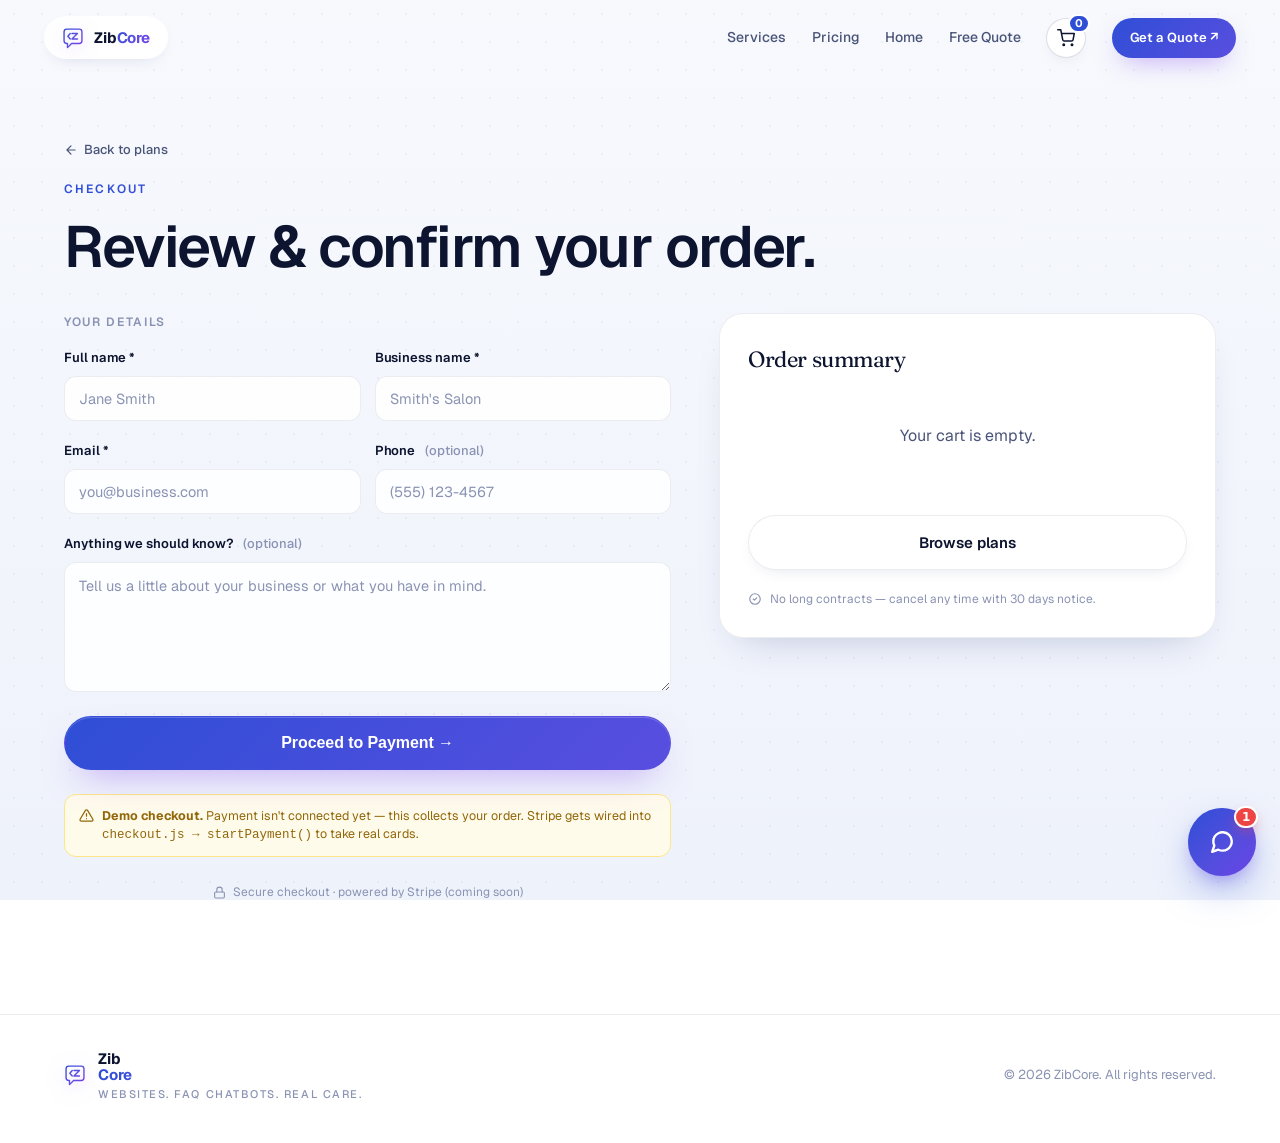
<file: checkout.html>
<!doctype html>
<html lang="en">
<head>
  <meta charset="utf-8" />
  <meta name="viewport" content="width=device-width,initial-scale=1,viewport-fit=cover" />
  <meta name="theme-color" content="#eef1fb" />
  <title>Checkout — ZibCore</title>
  <meta name="robots" content="noindex" />
  <link rel="icon" href="logo.svg" type="image/svg+xml" />
  <link rel="apple-touch-icon" href="logo.svg" />
  <link rel="preconnect" href="https://fonts.googleapis.com" />
  <link rel="preconnect" href="https://fonts.gstatic.com" crossorigin />
  <link rel="stylesheet" href="https://fonts.googleapis.com/css2?family=Geist:wght@300;400;500;600;700;800&family=Fraunces:ital,opsz,wght@0,9..144,300..700;1,9..144,300..700&display=swap" />
  <link rel="stylesheet" href="styles.css" />
  <link rel="stylesheet" href="chatbot.css" />
  <link rel="stylesheet" href="cart.css" />
</head>
<body>

  <nav class="nav is-scrolled" id="nav">
    <a class="nav__brand" href="index.html" aria-label="ZibCore home">
      <img src="logo.svg" alt="" class="nav__mark" width="22" height="22" />
      <span class="nav__word"><span class="nav__word-a">Zib</span><span class="nav__word-b">Core</span></span>
    </a>
    <div class="nav__links">
      <a href="index.html#services">Services</a>
      <a href="plans.html">Pricing</a>
      <a href="index.html">Home</a>
      <a href="quote.html">Free Quote</a>
      <a href="quote.html" class="nav__cta">Get a Quote ↗</a>
    </div>
  </nav>

  <main class="checkout">
    <div class="container">

      <!-- Normal checkout view -->
      <div id="checkout-view">
        <div class="checkout__head">
          <a href="plans.html" class="checkout__back">
            <svg viewBox="0 0 24 24" width="14" height="14" fill="none" stroke="currentColor" stroke-width="2" stroke-linecap="round" stroke-linejoin="round"><path d="M19 12H5M12 19l-7-7 7-7"/></svg>
            Back to plans
          </a>
          <p class="eyebrow">Checkout</p>
          <h1 class="h2">Review &amp; confirm your order.</h1>
        </div>

        <div class="checkout__grid">

          <!-- LEFT: details form -->
          <form class="checkout__form" id="checkout-form" novalidate>
            <p class="checkout__section-title">Your details</p>

            <div class="contact-row">
              <div class="contact-field">
                <label for="co-name">Full name *</label>
                <input id="co-name" name="name" type="text" required autocomplete="name" placeholder="Jane Smith" />
              </div>
              <div class="contact-field">
                <label for="co-business">Business name *</label>
                <input id="co-business" name="business" type="text" required autocomplete="organization" placeholder="Smith's Salon" />
              </div>
            </div>

            <div class="contact-row">
              <div class="contact-field">
                <label for="co-email">Email *</label>
                <input id="co-email" name="email" type="email" required autocomplete="email" placeholder="you@business.com" />
              </div>
              <div class="contact-field">
                <label for="co-phone">Phone <span class="contact-optional">(optional)</span></label>
                <input id="co-phone" name="phone" type="tel" autocomplete="tel" placeholder="(555) 123-4567" />
              </div>
            </div>

            <div class="contact-field">
              <label for="co-notes">Anything we should know? <span class="contact-optional">(optional)</span></label>
              <textarea id="co-notes" name="notes" rows="3" placeholder="Tell us a little about your business or what you have in mind."></textarea>
            </div>

            <button type="submit" id="checkout-pay" class="btn btn--primary btn--lg checkout__pay">
              <span class="checkout__pay-label">Proceed to Payment →</span>
              <span class="checkout__pay-spinner" aria-hidden="true"></span>
            </button>

            <div class="checkout__stripe-note">
              <svg viewBox="0 0 24 24" fill="none" stroke="currentColor" stroke-width="2" stroke-linecap="round" stroke-linejoin="round"><path d="M12 9v4M12 17h.01M10.29 3.86 1.82 18a2 2 0 0 0 1.71 3h16.94a2 2 0 0 0 1.71-3L13.71 3.86a2 2 0 0 0-3.42 0z"/></svg>
              <span><strong>Demo checkout.</strong> Payment isn't connected yet — this collects your order. Stripe gets wired into <code>checkout.js → startPayment()</code> to take real cards.</span>
            </div>

            <p class="checkout__secure">
              <svg viewBox="0 0 24 24" fill="none" stroke="currentColor" stroke-width="2" stroke-linecap="round" stroke-linejoin="round"><rect x="3" y="11" width="18" height="11" rx="2"/><path d="M7 11V7a5 5 0 0 1 10 0v4"/></svg>
              Secure checkout · powered by Stripe (coming soon)
            </p>

            <p class="contact-error" id="checkout-error" role="alert" aria-live="polite"></p>
          </form>

          <!-- RIGHT: order summary -->
          <aside class="summary" id="checkout-summary" aria-label="Order summary">
            <h3>Order summary</h3>
            <div id="summary-items"></div>
            <div class="summary__totals" id="summary-totals"></div>
            <p class="summary__trust">
              <svg viewBox="0 0 24 24" fill="none" stroke="currentColor" stroke-width="2" stroke-linecap="round" stroke-linejoin="round"><path d="M9 12l2 2 4-4M21 12a9 9 0 1 1-18 0 9 9 0 0 1 18 0z"/></svg>
              No long contracts — cancel any time with 30 days notice.
            </p>
          </aside>

        </div>
      </div>

      <!-- Order-received view (shown after the demo submit) -->
      <div id="checkout-done" class="checkout__done" hidden>
        <div class="checkout__done-icon" aria-hidden="true">
          <svg viewBox="0 0 24 24" fill="none" stroke="currentColor" stroke-width="2.5" stroke-linecap="round" stroke-linejoin="round"><polyline points="20 6 9 17 4 12"/></svg>
        </div>
        <h2 class="h2">Order received!</h2>
        <p id="checkout-done-msg">Thanks — we've got your order and will email you to arrange payment and kick things off.</p>
        <a href="index.html" class="btn btn--primary btn--lg">Back to home</a>
      </div>

    </div>
  </main>

  <footer class="foot">
    <div class="container foot__row">
      <div class="foot__brand">
        <img src="logo.svg" alt="" class="nav__mark" width="22" height="22" />
        <span class="foot__brand-name">
          <span class="nav__word-a">Zib</span><span class="nav__word-b">Core</span>
          <small>Websites. FAQ Chatbots. Real Care.</small>
        </span>
      </div>
      <p class="foot__copy">© <span id="year"></span> ZibCore. All rights reserved.</p>
    </div>
  </footer>

  <script src="script.js" defer></script>
  <script src="chatbot.js" defer></script>
  <script src="cart.js" defer></script>
  <script src="checkout.js" defer></script>
</body>
</html>
</file>
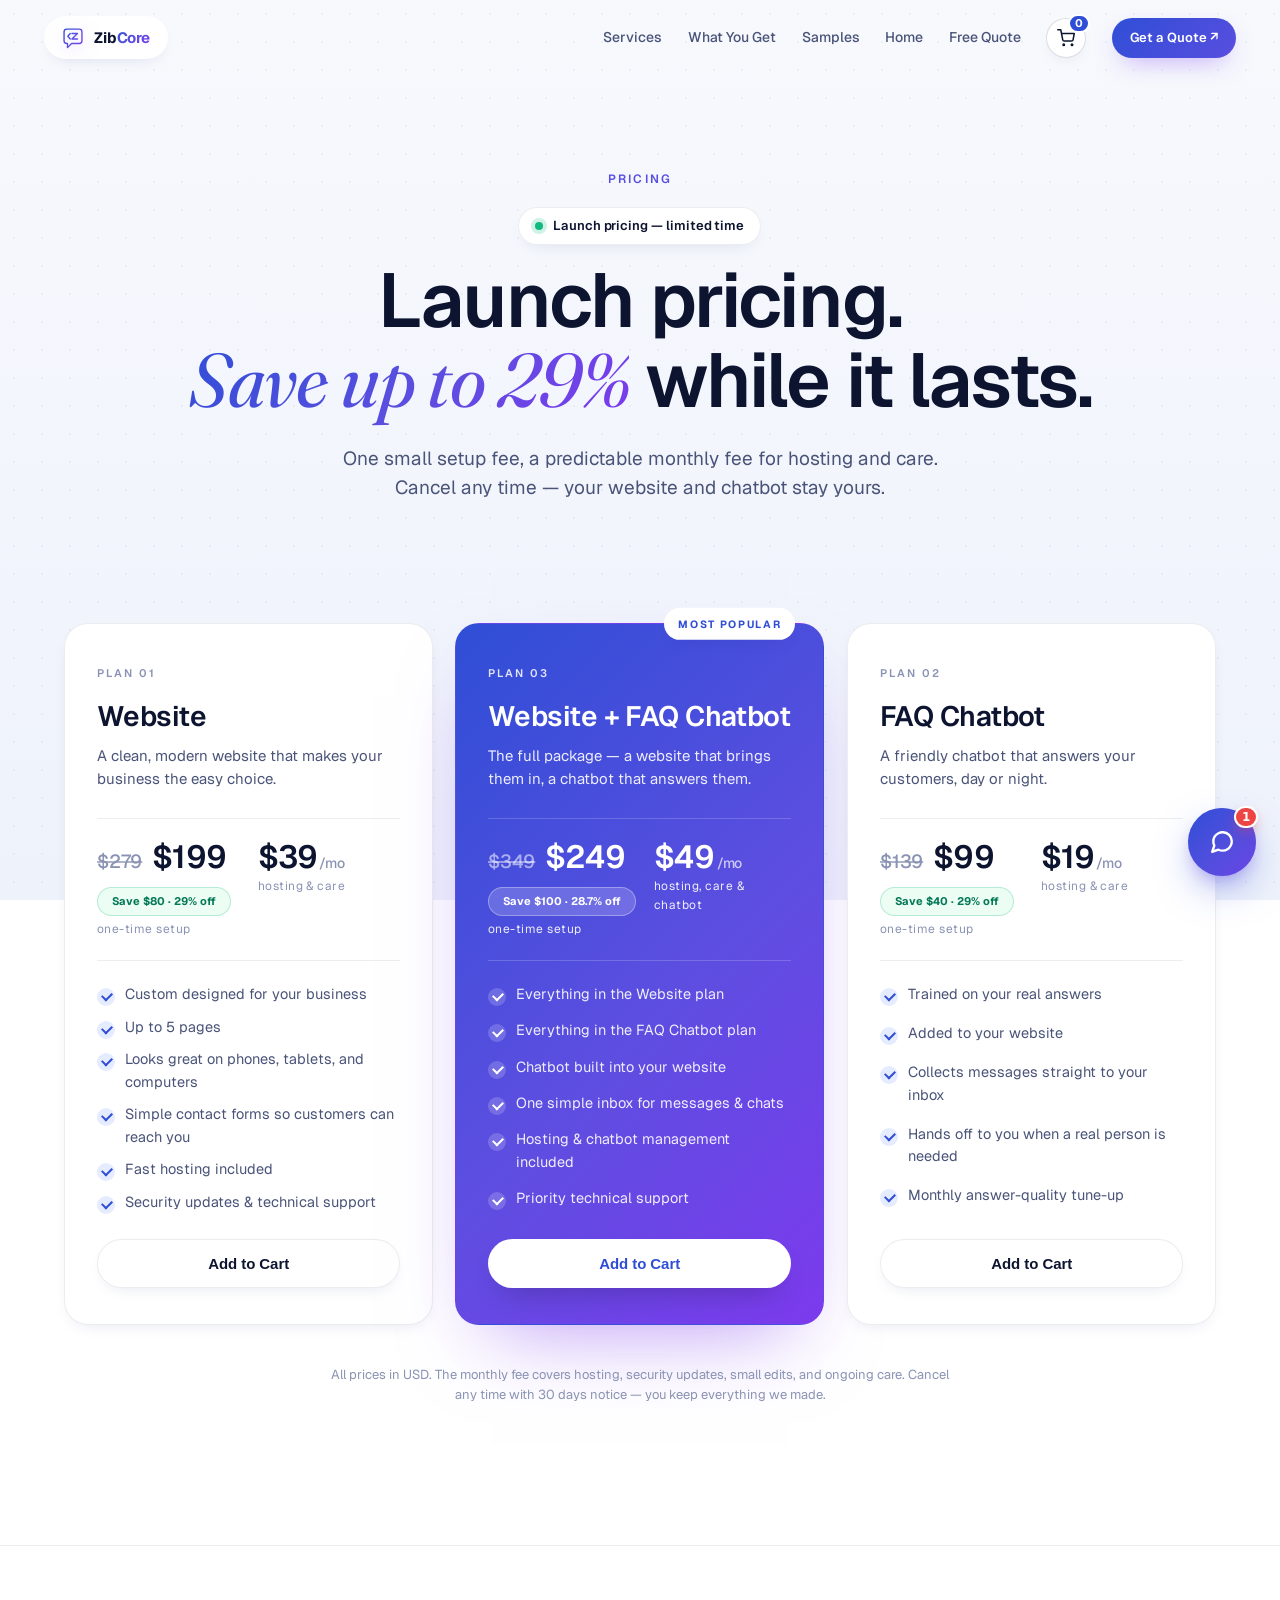
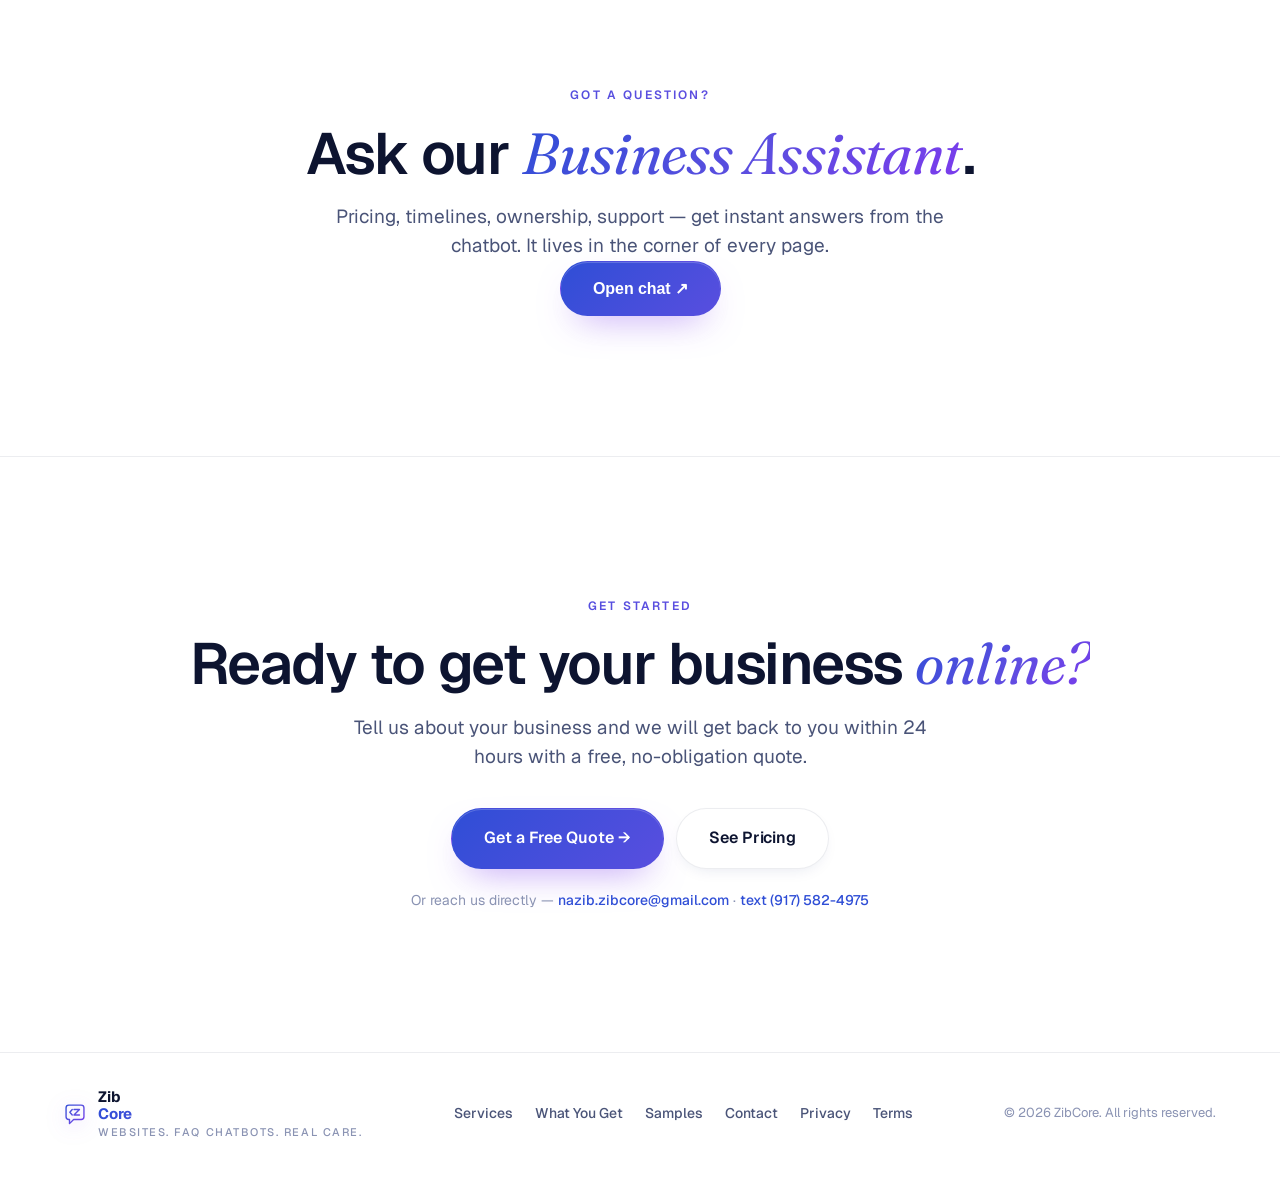
<file: plans.html>
<!doctype html>
<html lang="en">
<head>
  <meta charset="utf-8" />
  <meta name="viewport" content="width=device-width,initial-scale=1,viewport-fit=cover" />
  <meta name="theme-color" content="#eef1fb" />
  <title>Pricing — ZibCore</title>
  <meta name="description" content="Simple, honest pricing. A website, a chatbot, or both — with a small setup fee and a predictable monthly fee." />
  <link rel="canonical" href="https://zibcore.com/plans.html" />
  <link rel="icon" href="logo.svg" type="image/svg+xml" />
  <link rel="apple-touch-icon" href="logo.svg" />
  <link rel="preconnect" href="https://fonts.googleapis.com" />
  <link rel="preconnect" href="https://fonts.gstatic.com" crossorigin />
  <link rel="stylesheet" href="https://fonts.googleapis.com/css2?family=Geist:wght@300;400;500;600;700;800&family=Fraunces:ital,opsz,wght@0,9..144,300..700;1,9..144,300..700&display=swap" />
  <link rel="stylesheet" href="styles.css" />
  <link rel="stylesheet" href="chatbot.css" />
  <link rel="stylesheet" href="cart.css" />
</head>
<body class="page--plans">

  <nav class="nav" id="nav">
    <a class="nav__brand" href="index.html" aria-label="ZibCore home">
      <img src="logo.svg" alt="" class="nav__mark" width="22" height="22" />
      <span class="nav__word"><span class="nav__word-a">Zib</span><span class="nav__word-b">Core</span></span>
    </a>
    <div class="nav__links">
      <a href="index.html#services">Services</a>
      <a href="index.html#what">What You Get</a>
      <a href="index.html#samples">Samples</a>
      <a href="index.html">Home</a>
      <a href="quote.html">Free Quote</a>
      <a href="quote.html" class="nav__cta">Get a Quote ↗</a>
    </div>
  </nav>

  <header class="plans-hero">
    <div class="container">
      <p class="eyebrow reveal">Pricing</p>
      <div class="launch-pill reveal" data-delay="40">
        <span class="launch-pill__dot" aria-hidden="true"></span>
        Launch pricing — limited time
      </div>
      <h1 class="h1 reveal" data-delay="80">
        Launch pricing.<br/>
        <em>Save up to 29%</em> while it lasts.
      </h1>
      <p class="lede reveal" data-delay="160">
        One small setup fee, a predictable monthly fee for hosting and care.
        Cancel any time — your website and chatbot stay yours.
      </p>
    </div>
  </header>

  <section class="section section--plans">
    <div class="container">
      <div class="plans">

        <article class="plan reveal">
          <header class="plan__head">
            <span class="plan__tag">Plan 01</span>
            <h3 class="plan__name">Website</h3>
            <p class="plan__pitch">A clean, modern website that makes your business the easy choice.</p>
          </header>

          <div class="plan__price">
            <div class="plan__setup">
              <div class="plan__price-row">
                <span class="plan__old">$279</span>
                <span class="plan__money">$199</span>
              </div>
              <span class="plan__save">Save $80 · 29% off</span>
              <span class="plan__label">one-time setup</span>
            </div>
            <div class="plan__monthly">
              <span class="plan__money">$39<small>/mo</small></span>
              <span class="plan__label">hosting &amp; care</span>
            </div>
          </div>

          <ul class="plan__list">
            <li>Custom designed for your business</li>
            <li>Up to 5 pages</li>
            <li>Looks great on phones, tablets, and computers</li>
            <li>Simple contact forms so customers can reach you</li>
            <li>Fast hosting included</li>
            <li>Security updates &amp; technical support</li>
          </ul>

          <button type="button" class="btn btn--ghost btn--full" data-add-to-cart="website">Add to Cart</button>
        </article>

        <article class="plan plan--featured reveal" data-delay="120">
          <div class="plan__ribbon">Most Popular</div>
          <header class="plan__head">
            <span class="plan__tag">Plan 03</span>
            <h3 class="plan__name">Website + FAQ Chatbot</h3>
            <p class="plan__pitch">The full package — a website that brings them in, a chatbot that answers them.</p>
          </header>

          <div class="plan__price">
            <div class="plan__setup">
              <div class="plan__price-row">
                <span class="plan__old">$349</span>
                <span class="plan__money">$249</span>
              </div>
              <span class="plan__save">Save $100 · 28.7% off</span>
              <span class="plan__label">one-time setup</span>
            </div>
            <div class="plan__monthly">
              <span class="plan__money">$49<small>/mo</small></span>
              <span class="plan__label">hosting, care &amp; chatbot</span>
            </div>
          </div>

          <ul class="plan__list">
            <li>Everything in the Website plan</li>
            <li>Everything in the FAQ Chatbot plan</li>
            <li>Chatbot built into your website</li>
            <li>One simple inbox for messages &amp; chats</li>
            <li>Hosting &amp; chatbot management included</li>
            <li>Priority technical support</li>
          </ul>

          <button type="button" class="btn btn--primary btn--full" data-add-to-cart="bundle">Add to Cart</button>
        </article>

        <article class="plan reveal" data-delay="80">
          <header class="plan__head">
            <span class="plan__tag">Plan 02</span>
            <h3 class="plan__name">FAQ Chatbot</h3>
            <p class="plan__pitch">A friendly chatbot that answers your customers, day or night.</p>
          </header>

          <div class="plan__price">
            <div class="plan__setup">
              <div class="plan__price-row">
                <span class="plan__old">$139</span>
                <span class="plan__money">$99</span>
              </div>
              <span class="plan__save">Save $40 · 29% off</span>
              <span class="plan__label">one-time setup</span>
            </div>
            <div class="plan__monthly">
              <span class="plan__money">$19<small>/mo</small></span>
              <span class="plan__label">hosting &amp; care</span>
            </div>
          </div>

          <ul class="plan__list">
            <li>Trained on your real answers</li>
            <li>Added to your website</li>
            <li>Collects messages straight to your inbox</li>
            <li>Hands off to you when a real person is needed</li>
            <li>Monthly answer-quality tune-up</li>
          </ul>

          <button type="button" class="btn btn--ghost btn--full" data-add-to-cart="chatbot">Add to Cart</button>
        </article>

      </div>

      <p class="plans__fineprint reveal">
        All prices in USD. The monthly fee covers hosting, security updates, small edits, and ongoing care.
        Cancel any time with 30 days notice — you keep everything we made.
      </p>
    </div>
  </section>

  <section class="section section--ask">
    <div class="container container--center">
      <p class="eyebrow reveal">Got a question?</p>
      <h2 class="h2 reveal">Ask our <em>Business Assistant</em>.</h2>
      <p class="lede reveal" data-delay="80">
        Pricing, timelines, ownership, support — get instant answers from the chatbot. It lives in the corner of every page.
      </p>
      <button type="button" class="btn btn--primary btn--lg reveal" data-delay="160" data-zc-chat-open>
        Open chat ↗
      </button>
    </div>
  </section>

  <!-- ============ CONTACT FORM ============ -->
  <!-- ============ FINAL CTA -> quote page ============ -->
  <section id="contact" class="section section--cta">
    <div class="container container--center">
      <p class="eyebrow reveal">Get started</p>
      <h2 class="h2 reveal">Ready to get your business <em>online?</em></h2>
      <p class="lede reveal" data-delay="80">
        Tell us about your business and we will get back to you within 24 hours
        with a free, no-obligation quote.
      </p>
      <div class="contact-cta reveal" data-delay="160">
        <a href="quote.html" class="btn btn--primary btn--lg">Get a Free Quote →</a>
        <a href="plans.html" class="btn btn--ghost btn--lg">See Pricing</a>
      </div>
      <p class="cta-direct reveal" data-delay="240">
        Or reach us directly — <a href="mailto:nazib.zibcore@gmail.com">nazib.zibcore@gmail.com</a>
        · <a href="sms:+19175824975">text (917) 582-4975</a>
      </p>
    </div>
  </section>


  <footer class="foot">
    <div class="container foot__row">
      <div class="foot__brand">
        <img src="logo.svg" alt="" class="nav__mark" width="22" height="22" />
        <span class="foot__brand-name">
          <span class="nav__word-a">Zib</span><span class="nav__word-b">Core</span>
          <small>Websites. FAQ Chatbots. Real Care.</small>
        </span>
      </div>
      <nav class="foot__nav" aria-label="Footer">
        <a href="index.html#services">Services</a>
        <a href="index.html#what">What You Get</a>
        <a href="index.html#samples">Samples</a>
        <a href="quote.html">Contact</a>
        <a href="privacy.html">Privacy</a>
        <a href="terms.html">Terms</a>
      </nav>
      <p class="foot__copy">© <span id="year"></span> ZibCore. All rights reserved.</p>
    </div>
  </footer>

  <script src="script.js" defer></script>
  <script src="chatbot.js" defer></script>
  <script src="cart.js" defer></script>
</body>
</html>
</file>
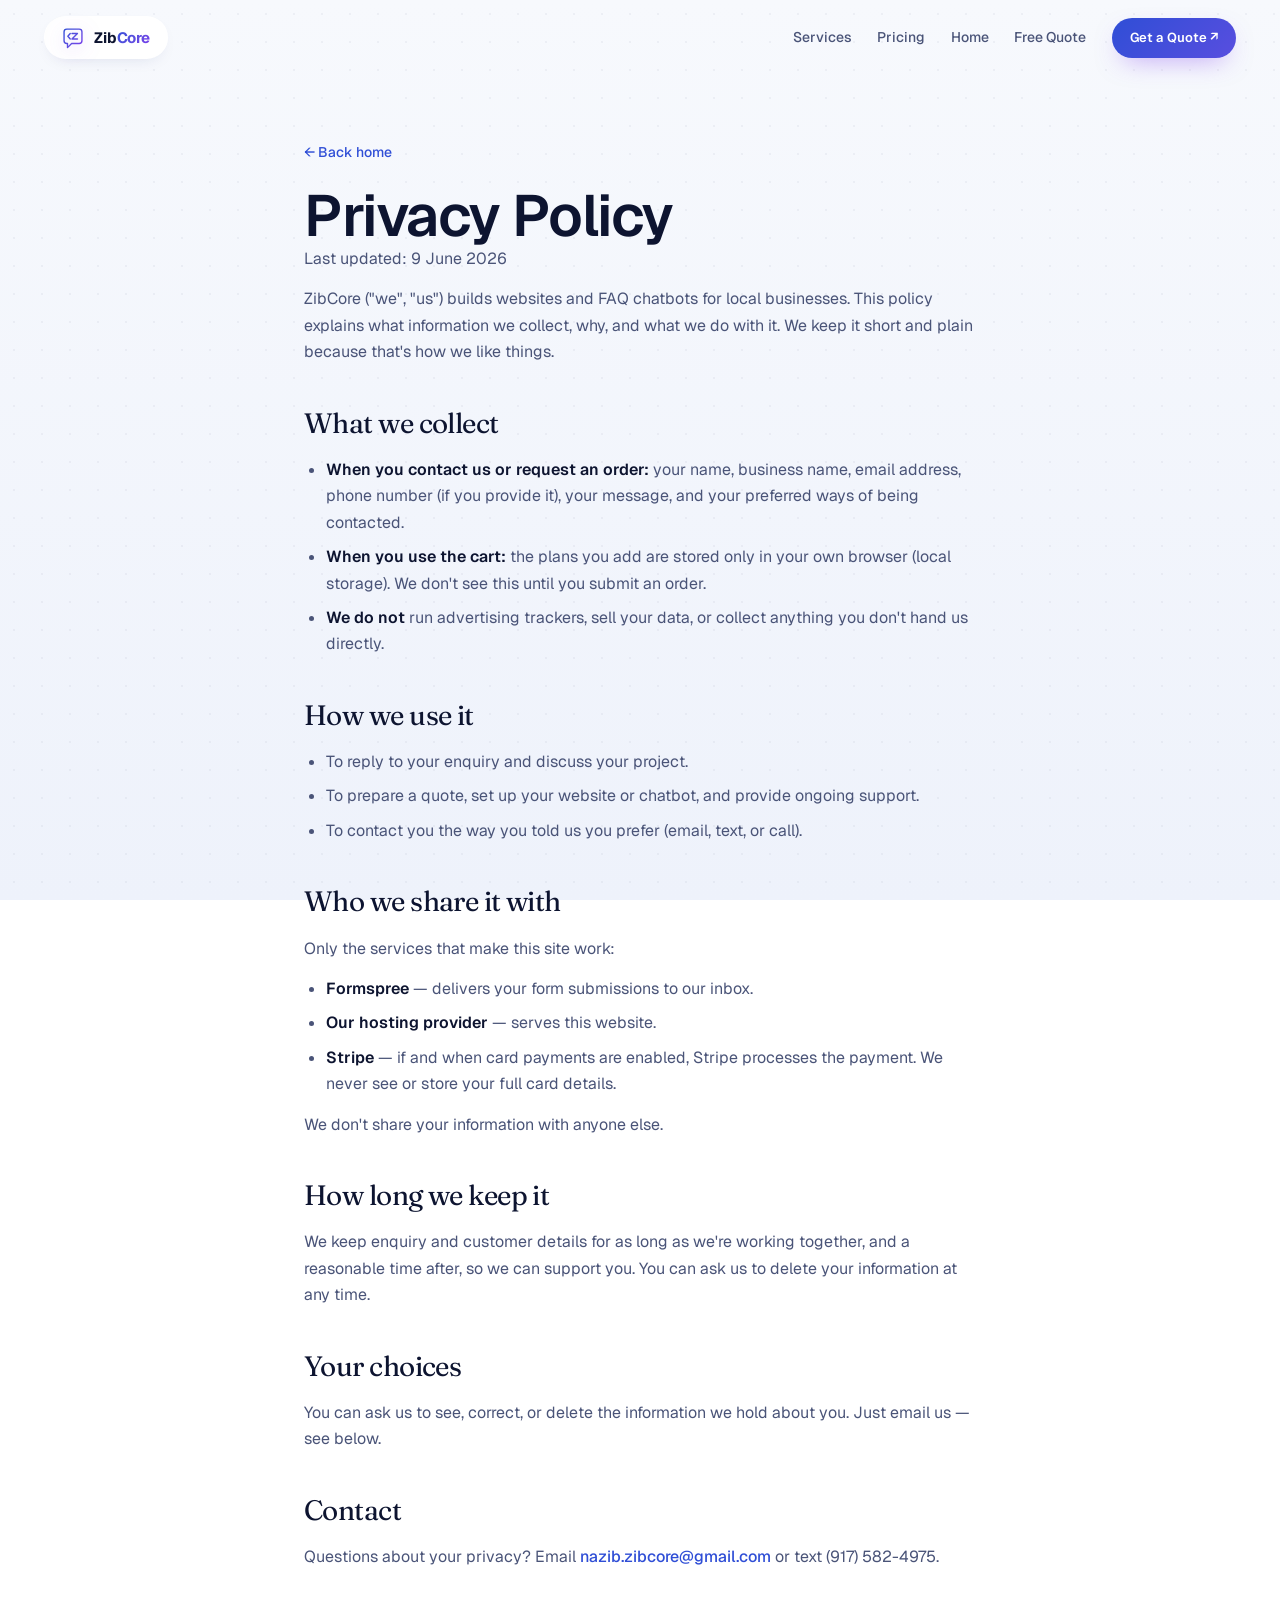
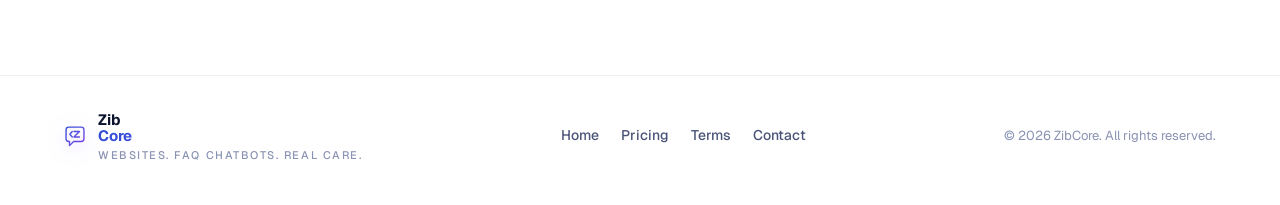
<file: privacy.html>
<!doctype html>
<html lang="en">
<head>
  <meta charset="utf-8" />
  <meta name="viewport" content="width=device-width,initial-scale=1,viewport-fit=cover" />
  <meta name="theme-color" content="#eef1fb" />
  <title>Privacy Policy — ZibCore</title>
  <meta name="description" content="How ZibCore collects, uses, and protects your information." />
  <link rel="canonical" href="https://zibcore.com/privacy.html" />
  <link rel="icon" href="logo.svg" type="image/svg+xml" />
  <link rel="preconnect" href="https://fonts.googleapis.com" />
  <link rel="preconnect" href="https://fonts.gstatic.com" crossorigin />
  <link rel="stylesheet" href="https://fonts.googleapis.com/css2?family=Geist:wght@300;400;500;600;700;800&family=Fraunces:ital,opsz,wght@0,9..144,300..700;1,9..144,300..700&display=swap" />
  <link rel="stylesheet" href="styles.css" />
</head>
<body>

  <nav class="nav is-scrolled" id="nav">
    <a class="nav__brand" href="index.html" aria-label="ZibCore home">
      <img src="logo.svg" alt="" class="nav__mark" width="22" height="22" />
      <span class="nav__word"><span class="nav__word-a">Zib</span><span class="nav__word-b">Core</span></span>
    </a>
    <div class="nav__links">
      <a href="index.html#services">Services</a>
      <a href="plans.html">Pricing</a>
      <a href="index.html">Home</a>
      <a href="quote.html">Free Quote</a>
      <a href="quote.html" class="nav__cta">Get a Quote ↗</a>
    </div>
  </nav>

  <main class="legal">
    <div class="container legal__wrap">
      <a href="index.html" class="legal__back">← Back home</a>
      <h1 class="h2">Privacy Policy</h1>
      <p class="legal__updated">Last updated: 9 June 2026</p>

      <p>ZibCore ("we", "us") builds websites and FAQ chatbots for local businesses. This policy explains what information we collect, why, and what we do with it. We keep it short and plain because that's how we like things.</p>

      <h2>What we collect</h2>
      <ul>
        <li><strong>When you contact us or request an order:</strong> your name, business name, email address, phone number (if you provide it), your message, and your preferred ways of being contacted.</li>
        <li><strong>When you use the cart:</strong> the plans you add are stored only in your own browser (local storage). We don't see this until you submit an order.</li>
        <li><strong>We do not</strong> run advertising trackers, sell your data, or collect anything you don't hand us directly.</li>
      </ul>

      <h2>How we use it</h2>
      <ul>
        <li>To reply to your enquiry and discuss your project.</li>
        <li>To prepare a quote, set up your website or chatbot, and provide ongoing support.</li>
        <li>To contact you the way you told us you prefer (email, text, or call).</li>
      </ul>

      <h2>Who we share it with</h2>
      <p>Only the services that make this site work:</p>
      <ul>
        <li><strong>Formspree</strong> — delivers your form submissions to our inbox.</li>
        <li><strong>Our hosting provider</strong> — serves this website.</li>
        <li><strong>Stripe</strong> — if and when card payments are enabled, Stripe processes the payment. We never see or store your full card details.</li>
      </ul>
      <p>We don't share your information with anyone else.</p>

      <h2>How long we keep it</h2>
      <p>We keep enquiry and customer details for as long as we're working together, and a reasonable time after, so we can support you. You can ask us to delete your information at any time.</p>

      <h2>Your choices</h2>
      <p>You can ask us to see, correct, or delete the information we hold about you. Just email us — see below.</p>

      <h2>Contact</h2>
      <p>Questions about your privacy? Email <a href="mailto:nazib.zibcore@gmail.com">nazib.zibcore@gmail.com</a> or text (917) 582-4975.</p>
    </div>
  </main>

  <footer class="foot">
    <div class="container foot__row">
      <div class="foot__brand">
        <img src="logo.svg" alt="" class="nav__mark" width="22" height="22" />
        <span class="foot__brand-name">
          <span class="nav__word-a">Zib</span><span class="nav__word-b">Core</span>
          <small>Websites. FAQ Chatbots. Real Care.</small>
        </span>
      </div>
      <nav class="foot__nav" aria-label="Footer">
        <a href="index.html">Home</a>
        <a href="plans.html">Pricing</a>
        <a href="terms.html">Terms</a>
        <a href="quote.html">Contact</a>
      </nav>
      <p class="foot__copy">© <span id="year"></span> ZibCore. All rights reserved.</p>
    </div>
  </footer>

  <script src="script.js" defer></script>
</body>
</html>
</file>
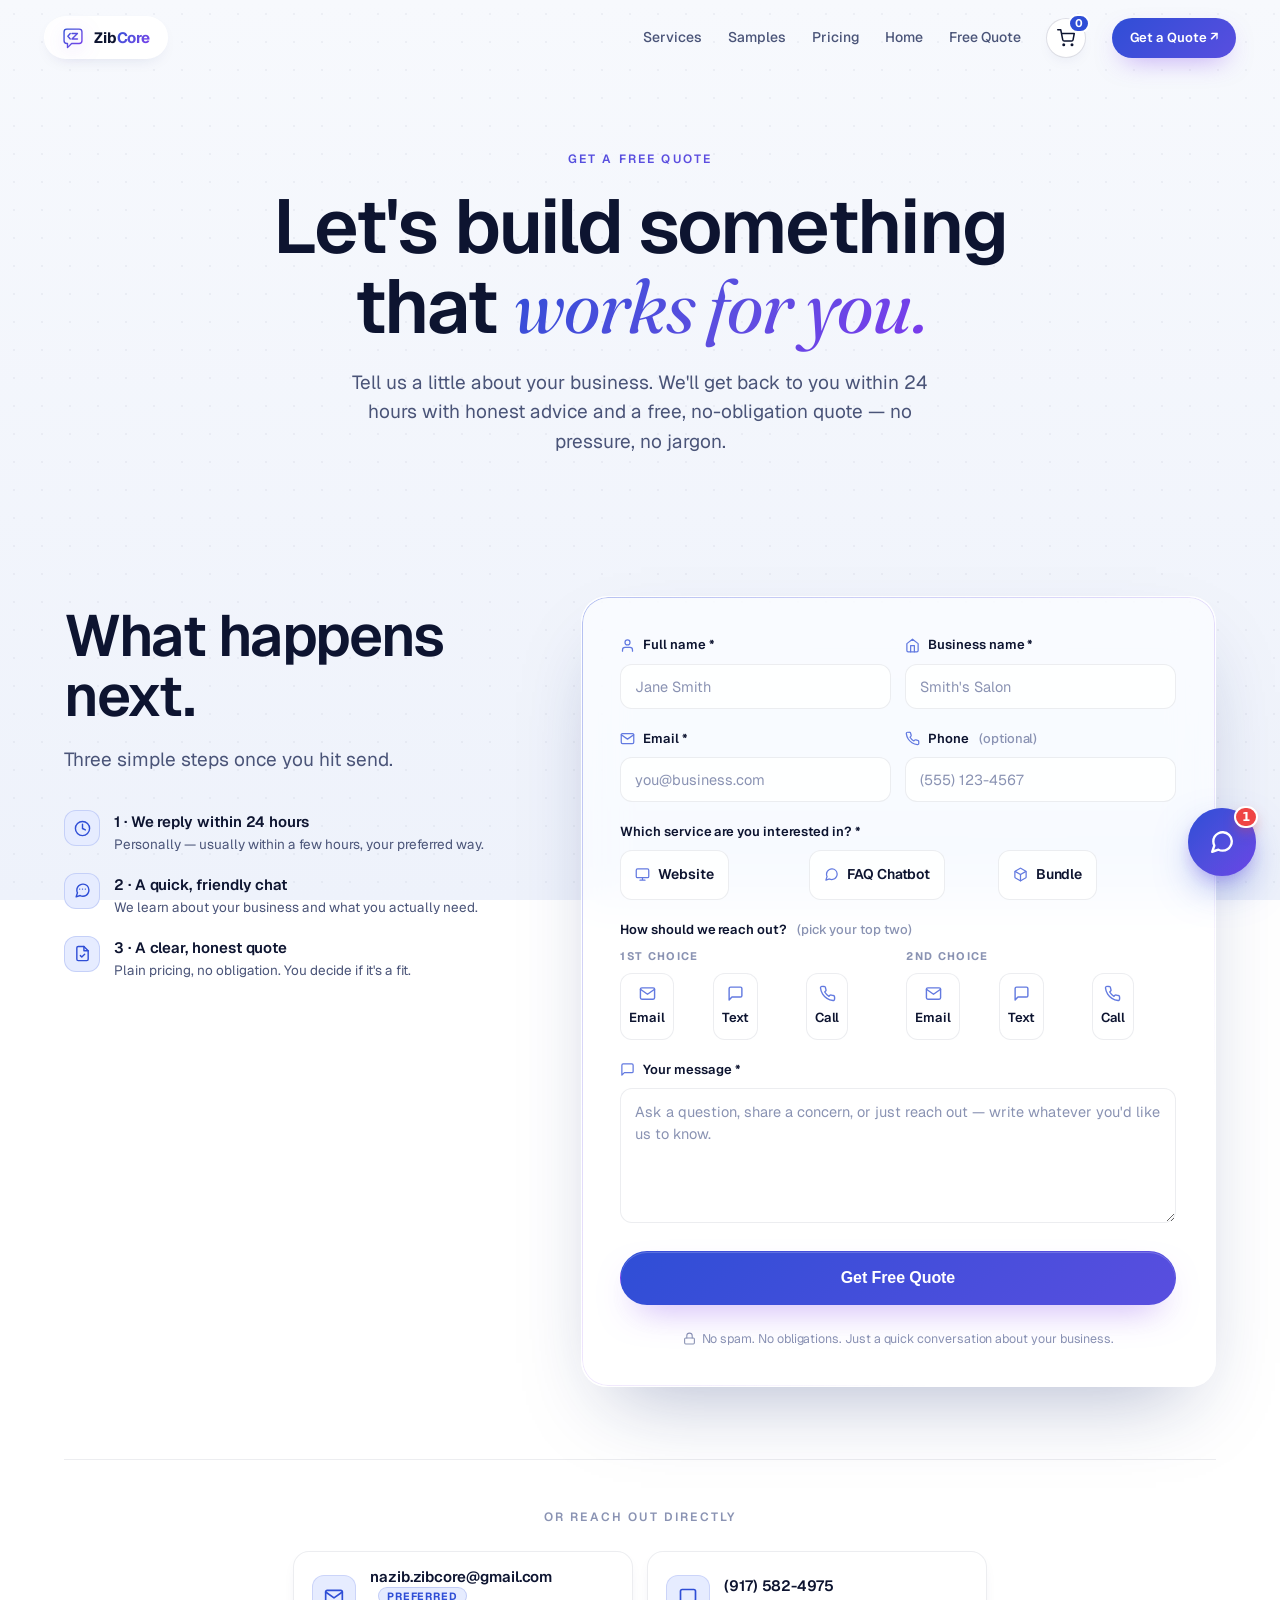
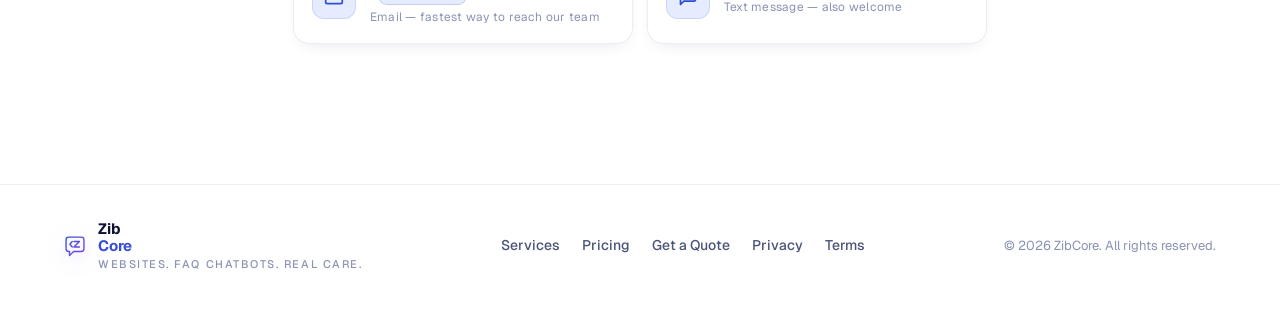
<file: quote.html>
<!doctype html>
<html lang="en">
<head>
  <meta charset="utf-8" />
  <meta name="viewport" content="width=device-width,initial-scale=1,viewport-fit=cover" />
  <meta name="theme-color" content="#eef1fb" />
  <title>Get a Free Quote — ZibCore</title>
  <meta name="description" content="Tell us about your business and we'll get back to you within 24 hours with a free, no-obligation quote for your website or FAQ chatbot." />
  <link rel="canonical" href="https://zibcore.com/quote.html" />
  <link rel="icon" href="logo.svg" type="image/svg+xml" />
  <link rel="apple-touch-icon" href="logo.svg" />
  <meta property="og:title" content="Get a Free Quote — ZibCore" />
  <meta property="og:description" content="Tell us about your business and we'll get back to you within 24 hours." />
  <meta property="og:type" content="website" />
  <meta property="og:url" content="https://zibcore.com/quote.html" />
  <link rel="preconnect" href="https://fonts.googleapis.com" />
  <link rel="preconnect" href="https://fonts.gstatic.com" crossorigin />
  <link rel="stylesheet" href="https://fonts.googleapis.com/css2?family=Geist:wght@300;400;500;600;700;800&family=Fraunces:ital,opsz,wght@0,9..144,300..700;1,9..144,300..700&display=swap" />
  <link rel="stylesheet" href="styles.css" />
  <link rel="stylesheet" href="chatbot.css" />
  <link rel="stylesheet" href="cart.css" />
</head>
<body>

  <nav class="nav is-scrolled" id="nav">
    <a class="nav__brand" href="index.html" aria-label="ZibCore home">
      <img src="logo.svg" alt="" class="nav__mark" width="22" height="22" />
      <span class="nav__word"><span class="nav__word-a">Zib</span><span class="nav__word-b">Core</span></span>
    </a>
    <div class="nav__links">
      <a href="index.html#services">Services</a>
      <a href="index.html#samples">Samples</a>
      <a href="plans.html">Pricing</a>
      <a href="index.html">Home</a>
      <a href="quote.html">Free Quote</a>
      <a href="quote.html" class="nav__cta">Get a Quote ↗</a>
    </div>
  </nav>

  <!-- Quote page header -->
  <header class="quote-hero">
    <div class="container container--center">
      <p class="eyebrow reveal">Get a free quote</p>
      <h1 class="h1 reveal" data-delay="80">
        Let's build something<br/>
        that <em>works for you.</em>
      </h1>
      <p class="lede reveal" data-delay="160">
        Tell us a little about your business. We'll get back to you within 24 hours
        with honest advice and a free, no-obligation quote — no pressure, no jargon.
      </p>
    </div>
  </header>

  <!-- ============ CONTACT / QUOTE FORM ============ -->
  <section id="contact" class="section section--contact-form section--quote-form">
    <div class="container">
      <div class="contact-grid">

        <!-- Left column: trust signals -->
        <div class="contact-copy reveal">
          <h2 class="h2">What happens next.</h2>
          <p class="lede lede--left">Three simple steps once you hit send.</p>

          <ul class="contact-trust">
            <li>
              <span class="contact-trust__icon" aria-hidden="true">
                <svg viewBox="0 0 24 24" fill="none" stroke="currentColor" stroke-width="2" stroke-linecap="round" stroke-linejoin="round"><circle cx="12" cy="12" r="10"/><polyline points="12 6 12 12 16 14"/></svg>
              </span>
              <div>
                <strong>1 · We reply within 24 hours</strong>
                <small>Personally — usually within a few hours, your preferred way.</small>
              </div>
            </li>
            <li>
              <span class="contact-trust__icon" aria-hidden="true">
                <svg viewBox="0 0 24 24" fill="none" stroke="currentColor" stroke-width="2" stroke-linecap="round" stroke-linejoin="round"><path d="M8 10h.01M12 10h.01M16 10h.01M21 11.5a8.38 8.38 0 0 1-.9 3.8 8.5 8.5 0 0 1-7.6 4.7 8.38 8.38 0 0 1-3.8-.9L3 21l1.9-5.7a8.38 8.38 0 0 1-.9-3.8 8.5 8.5 0 0 1 4.7-7.6 8.38 8.38 0 0 1 3.8-.9h.5a8.48 8.48 0 0 1 8 8v.5z"/></svg>
              </span>
              <div>
                <strong>2 · A quick, friendly chat</strong>
                <small>We learn about your business and what you actually need.</small>
              </div>
            </li>
            <li>
              <span class="contact-trust__icon" aria-hidden="true">
                <svg viewBox="0 0 24 24" fill="none" stroke="currentColor" stroke-width="2" stroke-linecap="round" stroke-linejoin="round"><path d="M14 2H6a2 2 0 0 0-2 2v16a2 2 0 0 0 2 2h12a2 2 0 0 0 2-2V8z"/><polyline points="14 2 14 8 20 8"/><path d="M9 15l2 2 4-4"/></svg>
              </span>
              <div>
                <strong>3 · A clear, honest quote</strong>
                <small>Plain pricing, no obligation. You decide if it's a fit.</small>
              </div>
            </li>
          </ul>
        </div>

        <!-- Right column: glass form card -->
        <div class="contact-card reveal" data-delay="120">

          <form id="contact-form"
                class="contact-form"
                action="https://formspree.io/f/mwvjorje"
                method="POST"
                novalidate>

            <div class="contact-row">
              <div class="contact-field">
                <label for="cf-name">
                  <svg viewBox="0 0 24 24" fill="none" stroke="currentColor" stroke-width="2" stroke-linecap="round" stroke-linejoin="round" aria-hidden="true"><path d="M20 21v-2a4 4 0 0 0-4-4H8a4 4 0 0 0-4 4v2"/><circle cx="12" cy="7" r="4"/></svg>
                  Full name *
                </label>
                <input id="cf-name" name="name" type="text" required autocomplete="name" placeholder="Jane Smith" />
              </div>
              <div class="contact-field">
                <label for="cf-business">
                  <svg viewBox="0 0 24 24" fill="none" stroke="currentColor" stroke-width="2" stroke-linecap="round" stroke-linejoin="round" aria-hidden="true"><path d="M3 9l9-7 9 7v11a2 2 0 0 1-2 2H5a2 2 0 0 1-2-2z"/><path d="M9 22V12h6v10"/></svg>
                  Business name *
                </label>
                <input id="cf-business" name="business" type="text" required autocomplete="organization" placeholder="Smith's Salon" />
              </div>
            </div>

            <div class="contact-row">
              <div class="contact-field">
                <label for="cf-email">
                  <svg viewBox="0 0 24 24" fill="none" stroke="currentColor" stroke-width="2" stroke-linecap="round" stroke-linejoin="round" aria-hidden="true"><path d="M4 4h16c1.1 0 2 .9 2 2v12c0 1.1-.9 2-2 2H4c-1.1 0-2-.9-2-2V6c0-1.1.9-2 2-2z"/><polyline points="22,6 12,13 2,6"/></svg>
                  Email *
                </label>
                <input id="cf-email" name="email" type="email" required autocomplete="email" placeholder="you@business.com" />
              </div>
              <div class="contact-field">
                <label for="cf-phone">
                  <svg viewBox="0 0 24 24" fill="none" stroke="currentColor" stroke-width="2" stroke-linecap="round" stroke-linejoin="round" aria-hidden="true"><path d="M22 16.92v3a2 2 0 0 1-2.18 2 19.79 19.79 0 0 1-8.63-3.07 19.5 19.5 0 0 1-6-6 19.79 19.79 0 0 1-3.07-8.67A2 2 0 0 1 4.11 2h3a2 2 0 0 1 2 1.72 12.84 12.84 0 0 0 .7 2.81 2 2 0 0 1-.45 2.11L8.09 9.91a16 16 0 0 0 6 6l1.27-1.27a2 2 0 0 1 2.11-.45 12.84 12.84 0 0 0 2.81.7A2 2 0 0 1 22 16.92z"/></svg>
                  Phone <span class="contact-optional">(optional)</span>
                </label>
                <input id="cf-phone" name="phone" type="tel" autocomplete="tel" placeholder="(555) 123-4567" />
              </div>
            </div>

            <div class="contact-field">
              <label>Which service are you interested in? *</label>
              <div class="contact-pills" role="radiogroup" aria-label="Which service are you interested in?">
                <label class="contact-pill">
                  <input type="radio" name="service" value="Website" required />
                  <span class="contact-pill__inner">
                    <svg viewBox="0 0 24 24" fill="none" stroke="currentColor" stroke-width="2" stroke-linecap="round" stroke-linejoin="round" aria-hidden="true"><rect x="2" y="3" width="20" height="14" rx="2"/><path d="M8 21h8M12 17v4"/></svg>
                    Website
                  </span>
                </label>
                <label class="contact-pill">
                  <input type="radio" name="service" value="FAQ Chatbot" />
                  <span class="contact-pill__inner">
                    <svg viewBox="0 0 24 24" fill="none" stroke="currentColor" stroke-width="2" stroke-linecap="round" stroke-linejoin="round" aria-hidden="true"><path d="M21 11.5a8.38 8.38 0 0 1-.9 3.8 8.5 8.5 0 0 1-7.6 4.7 8.38 8.38 0 0 1-3.8-.9L3 21l1.9-5.7a8.38 8.38 0 0 1-.9-3.8 8.5 8.5 0 0 1 4.7-7.6 8.38 8.38 0 0 1 3.8-.9h.5a8.48 8.48 0 0 1 8 8v.5z"/></svg>
                    FAQ Chatbot
                  </span>
                </label>
                <label class="contact-pill">
                  <input type="radio" name="service" value="Bundle (Website + FAQ Chatbot)" />
                  <span class="contact-pill__inner">
                    <svg viewBox="0 0 24 24" fill="none" stroke="currentColor" stroke-width="2" stroke-linecap="round" stroke-linejoin="round" aria-hidden="true"><path d="M21 16V8a2 2 0 0 0-1-1.73l-7-4a2 2 0 0 0-2 0l-7 4A2 2 0 0 0 3 8v8a2 2 0 0 0 1 1.73l7 4a2 2 0 0 0 2 0l7-4A2 2 0 0 0 21 16z"/><polyline points="3.27 6.96 12 12.01 20.73 6.96"/><line x1="12" y1="22.08" x2="12" y2="12"/></svg>
                    Bundle
                  </span>
                </label>
              </div>
            </div>

            <div class="contact-field">
              <label>How should we reach out? <span class="contact-optional">(pick your top two)</span></label>
              <div class="contact-prefs" data-contact-prefs>
                <div class="contact-prefs__col">
                  <span class="contact-prefs__rank">1st choice</span>
                  <div class="contact-pills contact-pills--3" role="radiogroup" aria-label="Most preferred contact method">
                    <label class="contact-pill">
                      <input type="radio" name="preferred_contact" value="Email" required />
                      <span class="contact-pill__inner">
                        <svg viewBox="0 0 24 24" fill="none" stroke="currentColor" stroke-width="2" stroke-linecap="round" stroke-linejoin="round" aria-hidden="true"><path d="M4 4h16c1.1 0 2 .9 2 2v12c0 1.1-.9 2-2 2H4c-1.1 0-2-.9-2-2V6c0-1.1.9-2 2-2z"/><polyline points="22,6 12,13 2,6"/></svg>
                        Email
                      </span>
                    </label>
                    <label class="contact-pill">
                      <input type="radio" name="preferred_contact" value="Text" />
                      <span class="contact-pill__inner">
                        <svg viewBox="0 0 24 24" fill="none" stroke="currentColor" stroke-width="2" stroke-linecap="round" stroke-linejoin="round" aria-hidden="true"><path d="M21 15a2 2 0 0 1-2 2H7l-4 4V5a2 2 0 0 1 2-2h14a2 2 0 0 1 2 2z"/></svg>
                        Text
                      </span>
                    </label>
                    <label class="contact-pill">
                      <input type="radio" name="preferred_contact" value="Phone call" />
                      <span class="contact-pill__inner">
                        <svg viewBox="0 0 24 24" fill="none" stroke="currentColor" stroke-width="2" stroke-linecap="round" stroke-linejoin="round" aria-hidden="true"><path d="M22 16.92v3a2 2 0 0 1-2.18 2 19.79 19.79 0 0 1-8.63-3.07 19.5 19.5 0 0 1-6-6 19.79 19.79 0 0 1-3.07-8.67A2 2 0 0 1 4.11 2h3a2 2 0 0 1 2 1.72 12.84 12.84 0 0 0 .7 2.81 2 2 0 0 1-.45 2.11L8.09 9.91a16 16 0 0 0 6 6l1.27-1.27a2 2 0 0 1 2.11-.45 12.84 12.84 0 0 0 2.81.7A2 2 0 0 1 22 16.92z"/></svg>
                        Call
                      </span>
                    </label>
                  </div>
                </div>
                <div class="contact-prefs__col">
                  <span class="contact-prefs__rank">2nd choice</span>
                  <div class="contact-pills contact-pills--3" role="radiogroup" aria-label="Second preferred contact method">
                    <label class="contact-pill">
                      <input type="radio" name="alt_contact" value="Email" />
                      <span class="contact-pill__inner">
                        <svg viewBox="0 0 24 24" fill="none" stroke="currentColor" stroke-width="2" stroke-linecap="round" stroke-linejoin="round" aria-hidden="true"><path d="M4 4h16c1.1 0 2 .9 2 2v12c0 1.1-.9 2-2 2H4c-1.1 0-2-.9-2-2V6c0-1.1.9-2 2-2z"/><polyline points="22,6 12,13 2,6"/></svg>
                        Email
                      </span>
                    </label>
                    <label class="contact-pill">
                      <input type="radio" name="alt_contact" value="Text" />
                      <span class="contact-pill__inner">
                        <svg viewBox="0 0 24 24" fill="none" stroke="currentColor" stroke-width="2" stroke-linecap="round" stroke-linejoin="round" aria-hidden="true"><path d="M21 15a2 2 0 0 1-2 2H7l-4 4V5a2 2 0 0 1 2-2h14a2 2 0 0 1 2 2z"/></svg>
                        Text
                      </span>
                    </label>
                    <label class="contact-pill">
                      <input type="radio" name="alt_contact" value="Phone call" />
                      <span class="contact-pill__inner">
                        <svg viewBox="0 0 24 24" fill="none" stroke="currentColor" stroke-width="2" stroke-linecap="round" stroke-linejoin="round" aria-hidden="true"><path d="M22 16.92v3a2 2 0 0 1-2.18 2 19.79 19.79 0 0 1-8.63-3.07 19.5 19.5 0 0 1-6-6 19.79 19.79 0 0 1-3.07-8.67A2 2 0 0 1 4.11 2h3a2 2 0 0 1 2 1.72 12.84 12.84 0 0 0 .7 2.81 2 2 0 0 1-.45 2.11L8.09 9.91a16 16 0 0 0 6 6l1.27-1.27a2 2 0 0 1 2.11-.45 12.84 12.84 0 0 0 2.81.7A2 2 0 0 1 22 16.92z"/></svg>
                        Call
                      </span>
                    </label>
                  </div>
                </div>
              </div>
            </div>

            <div class="contact-field">
              <label for="cf-message">
                <svg viewBox="0 0 24 24" fill="none" stroke="currentColor" stroke-width="2" stroke-linecap="round" stroke-linejoin="round" aria-hidden="true"><path d="M21 15a2 2 0 0 1-2 2H7l-4 4V5a2 2 0 0 1 2-2h14a2 2 0 0 1 2 2z"/></svg>
                Your message *
              </label>
              <textarea id="cf-message" name="message" required rows="5" placeholder="Ask a question, share a concern, or just reach out — write whatever you'd like us to know."></textarea>
            </div>

            <button type="submit" id="cf-submit" class="btn btn--primary btn--lg contact-submit">
              <span class="contact-submit__label">Get Free Quote</span>
              <span class="contact-submit__spinner" aria-hidden="true"></span>
            </button>

            <p class="contact-trust-line">
              <svg viewBox="0 0 24 24" fill="none" stroke="currentColor" stroke-width="2" stroke-linecap="round" stroke-linejoin="round" aria-hidden="true"><rect x="3" y="11" width="18" height="11" rx="2" ry="2"/><path d="M7 11V7a5 5 0 0 1 10 0v4"/></svg>
              No spam. No obligations. Just a quick conversation about your business.
            </p>

            <p class="contact-error" id="cf-error" role="alert" aria-live="polite"></p>
          </form>

          <div class="contact-success" id="cf-success" hidden>
            <div class="contact-success__icon" aria-hidden="true">
              <svg viewBox="0 0 24 24" fill="none" stroke="currentColor" stroke-width="2.5" stroke-linecap="round" stroke-linejoin="round"><polyline points="20 6 9 17 4 12"/></svg>
            </div>
            <h3>Thank you!</h3>
            <p>We received your message and will get back to you shortly.</p>
          </div>

        </div>
      </div>

      <!-- Direct contact strip -->
      <div class="contact-direct reveal" data-delay="200">
        <p class="contact-direct__intro">Or reach out directly</p>
        <div class="contact-direct__items">
          <a class="contact-direct__item" href="mailto:nazib.zibcore@gmail.com">
            <span class="contact-direct__icon" aria-hidden="true">
              <svg viewBox="0 0 24 24" fill="none" stroke="currentColor" stroke-width="2" stroke-linecap="round" stroke-linejoin="round"><path d="M4 4h16c1.1 0 2 .9 2 2v12c0 1.1-.9 2-2 2H4c-1.1 0-2-.9-2-2V6c0-1.1.9-2 2-2z"/><polyline points="22,6 12,13 2,6"/></svg>
            </span>
            <span class="contact-direct__text">
              <strong>nazib.zibcore@gmail.com<span class="contact-direct__badge">Preferred</span></strong>
              <small>Email — fastest way to reach our team</small>
            </span>
          </a>
          <a class="contact-direct__item" href="sms:+19175824975">
            <span class="contact-direct__icon" aria-hidden="true">
              <svg viewBox="0 0 24 24" fill="none" stroke="currentColor" stroke-width="2" stroke-linecap="round" stroke-linejoin="round"><path d="M21 15a2 2 0 0 1-2 2H7l-4 4V5a2 2 0 0 1 2-2h14a2 2 0 0 1 2 2z"/></svg>
            </span>
            <span class="contact-direct__text">
              <strong>(917) 582-4975</strong>
              <small>Text message — also welcome</small>
            </span>
          </a>
        </div>
      </div>

    </div>
  </section>

  <footer class="foot">
    <div class="container foot__row">
      <div class="foot__brand">
        <img src="logo.svg" alt="" class="nav__mark" width="22" height="22" />
        <span class="foot__brand-name">
          <span class="nav__word-a">Zib</span><span class="nav__word-b">Core</span>
          <small>Websites. FAQ Chatbots. Real Care.</small>
        </span>
      </div>
      <nav class="foot__nav" aria-label="Footer">
        <a href="index.html#services">Services</a>
        <a href="plans.html">Pricing</a>
        <a href="quote.html">Get a Quote</a>
        <a href="privacy.html">Privacy</a>
        <a href="terms.html">Terms</a>
      </nav>
      <p class="foot__copy">© <span id="year"></span> ZibCore. All rights reserved.</p>
    </div>
  </footer>

  <script src="script.js" defer></script>
  <script src="chatbot.js" defer></script>
  <script src="cart.js" defer></script>
</body>
</html>
</file>
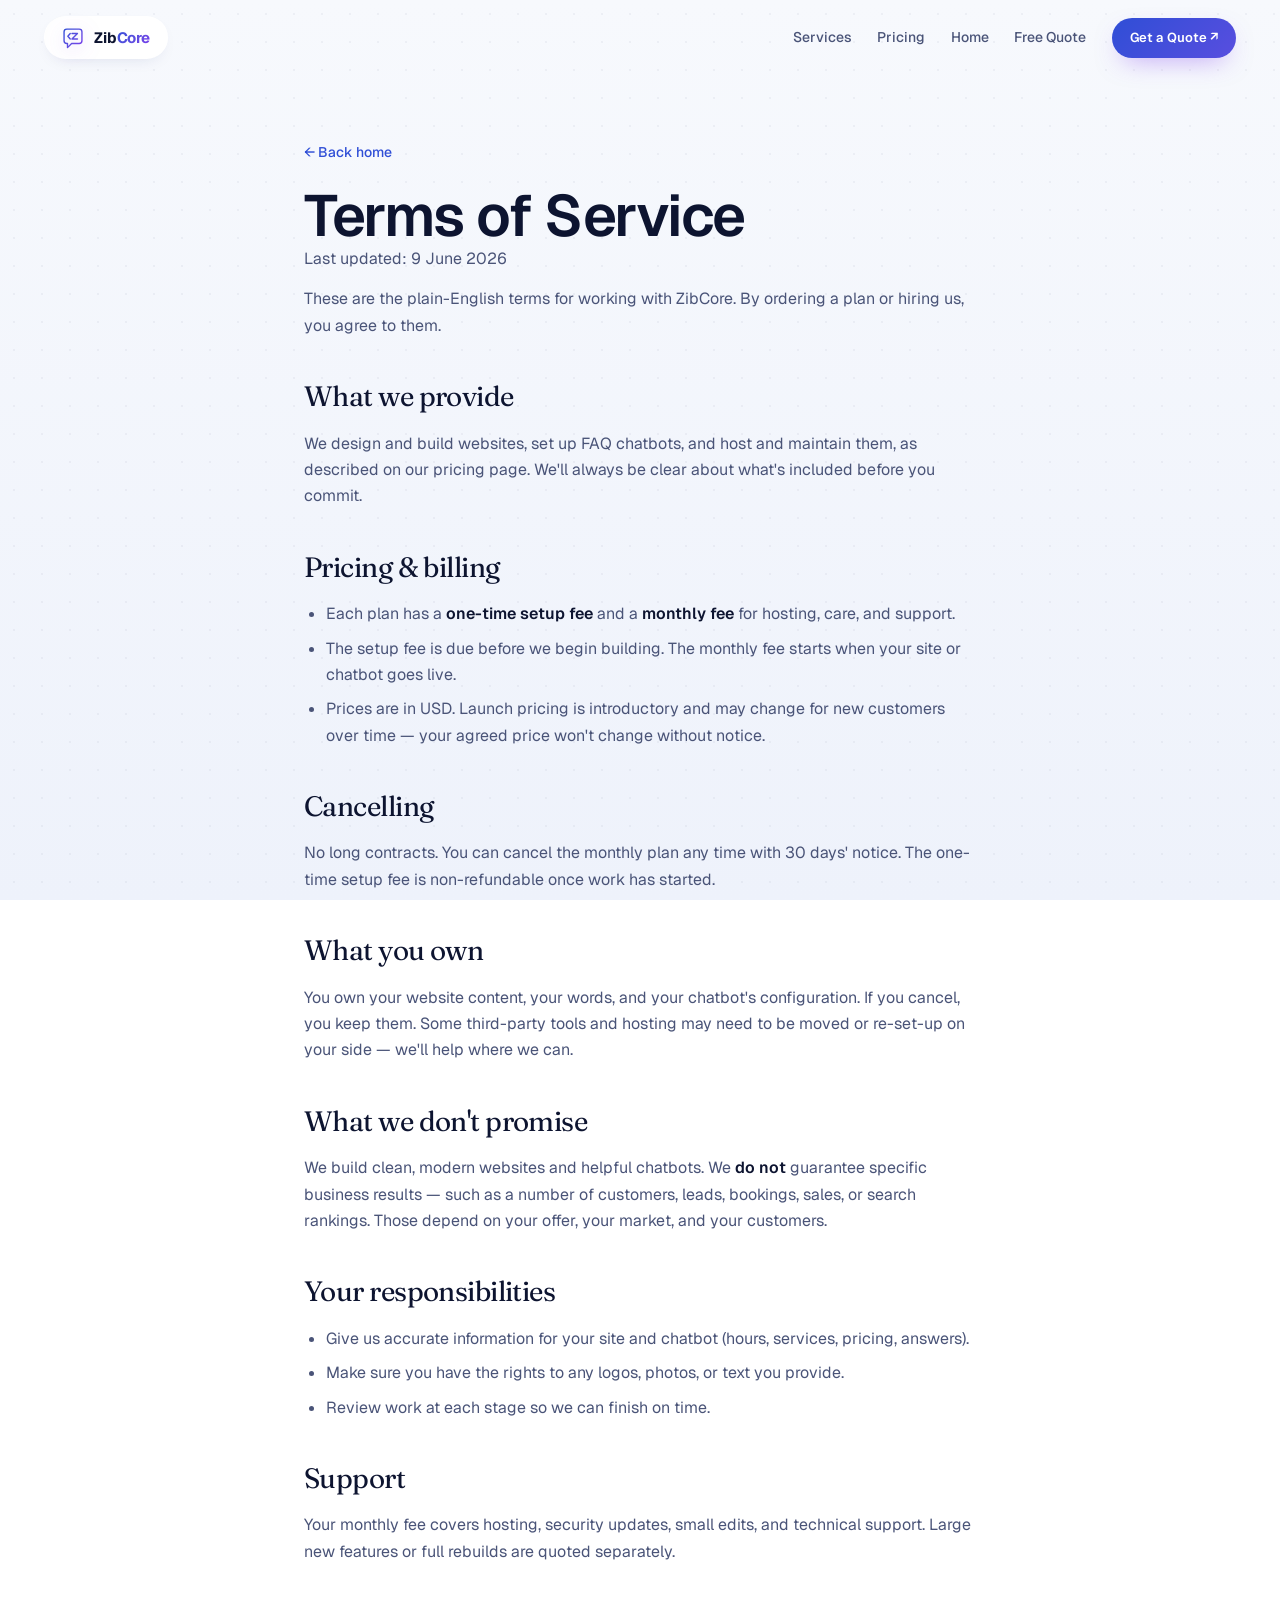
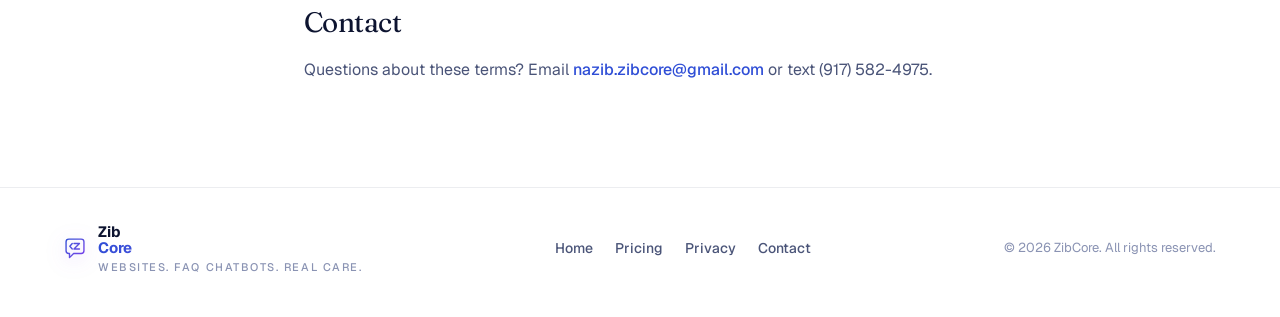
<file: terms.html>
<!doctype html>
<html lang="en">
<head>
  <meta charset="utf-8" />
  <meta name="viewport" content="width=device-width,initial-scale=1,viewport-fit=cover" />
  <meta name="theme-color" content="#eef1fb" />
  <title>Terms of Service — ZibCore</title>
  <meta name="description" content="The simple terms for working with ZibCore." />
  <link rel="canonical" href="https://zibcore.com/terms.html" />
  <link rel="icon" href="logo.svg" type="image/svg+xml" />
  <link rel="preconnect" href="https://fonts.googleapis.com" />
  <link rel="preconnect" href="https://fonts.gstatic.com" crossorigin />
  <link rel="stylesheet" href="https://fonts.googleapis.com/css2?family=Geist:wght@300;400;500;600;700;800&family=Fraunces:ital,opsz,wght@0,9..144,300..700;1,9..144,300..700&display=swap" />
  <link rel="stylesheet" href="styles.css" />
</head>
<body>

  <nav class="nav is-scrolled" id="nav">
    <a class="nav__brand" href="index.html" aria-label="ZibCore home">
      <img src="logo.svg" alt="" class="nav__mark" width="22" height="22" />
      <span class="nav__word"><span class="nav__word-a">Zib</span><span class="nav__word-b">Core</span></span>
    </a>
    <div class="nav__links">
      <a href="index.html#services">Services</a>
      <a href="plans.html">Pricing</a>
      <a href="index.html">Home</a>
      <a href="quote.html">Free Quote</a>
      <a href="quote.html" class="nav__cta">Get a Quote ↗</a>
    </div>
  </nav>

  <main class="legal">
    <div class="container legal__wrap">
      <a href="index.html" class="legal__back">← Back home</a>
      <h1 class="h2">Terms of Service</h1>
      <p class="legal__updated">Last updated: 9 June 2026</p>

      <p>These are the plain-English terms for working with ZibCore. By ordering a plan or hiring us, you agree to them.</p>

      <h2>What we provide</h2>
      <p>We design and build websites, set up FAQ chatbots, and host and maintain them, as described on our pricing page. We'll always be clear about what's included before you commit.</p>

      <h2>Pricing &amp; billing</h2>
      <ul>
        <li>Each plan has a <strong>one-time setup fee</strong> and a <strong>monthly fee</strong> for hosting, care, and support.</li>
        <li>The setup fee is due before we begin building. The monthly fee starts when your site or chatbot goes live.</li>
        <li>Prices are in USD. Launch pricing is introductory and may change for new customers over time — your agreed price won't change without notice.</li>
      </ul>

      <h2>Cancelling</h2>
      <p>No long contracts. You can cancel the monthly plan any time with 30 days' notice. The one-time setup fee is non-refundable once work has started.</p>

      <h2>What you own</h2>
      <p>You own your website content, your words, and your chatbot's configuration. If you cancel, you keep them. Some third-party tools and hosting may need to be moved or re-set-up on your side — we'll help where we can.</p>

      <h2>What we don't promise</h2>
      <p>We build clean, modern websites and helpful chatbots. We <strong>do not</strong> guarantee specific business results — such as a number of customers, leads, bookings, sales, or search rankings. Those depend on your offer, your market, and your customers.</p>

      <h2>Your responsibilities</h2>
      <ul>
        <li>Give us accurate information for your site and chatbot (hours, services, pricing, answers).</li>
        <li>Make sure you have the rights to any logos, photos, or text you provide.</li>
        <li>Review work at each stage so we can finish on time.</li>
      </ul>

      <h2>Support</h2>
      <p>Your monthly fee covers hosting, security updates, small edits, and technical support. Large new features or full rebuilds are quoted separately.</p>

      <h2>Contact</h2>
      <p>Questions about these terms? Email <a href="mailto:nazib.zibcore@gmail.com">nazib.zibcore@gmail.com</a> or text (917) 582-4975.</p>
    </div>
  </main>

  <footer class="foot">
    <div class="container foot__row">
      <div class="foot__brand">
        <img src="logo.svg" alt="" class="nav__mark" width="22" height="22" />
        <span class="foot__brand-name">
          <span class="nav__word-a">Zib</span><span class="nav__word-b">Core</span>
          <small>Websites. FAQ Chatbots. Real Care.</small>
        </span>
      </div>
      <nav class="foot__nav" aria-label="Footer">
        <a href="index.html">Home</a>
        <a href="plans.html">Pricing</a>
        <a href="privacy.html">Privacy</a>
        <a href="quote.html">Contact</a>
      </nav>
      <p class="foot__copy">© <span id="year"></span> ZibCore. All rights reserved.</p>
    </div>
  </footer>

  <script src="script.js" defer></script>
</body>
</html>
</file>
<file: styles.css>
/* ------------------------------------------------------------------
   ZibCore — Light · clean · friendly · premium
   Palette: soft periwinkle bg · deep navy ink · royal blue accent
------------------------------------------------------------------- */

:root {
  --bg-from:   #eef1fb;
  --bg-to:     #dee6ff;
  --bg-card:   #ffffff;
  --bg-soft:   #f4f6fd;

  --ink:       #0d1430;
  --ink-soft:  #4a5478;
  --ink-mute:  #8a93b3;

  --line:      rgba(15, 25, 70, 0.08);
  --line-2:    rgba(15, 25, 70, 0.14);

  --accent:        #2f4ed6;
  --accent-2:      #1c38bf;
  --accent-violet: #7c3aed;
  --accent-soft:   #e6ecff;

  --gradient: linear-gradient(135deg, #2f4ed6 0%, #5d4ee0 55%, #7c3aed 100%);

  --shadow-sm: 0 6px 18px -10px rgba(20, 40, 110, 0.18);
  --shadow-md: 0 18px 40px -22px rgba(20, 40, 110, 0.28);
  --shadow-lg: 0 30px 70px -28px rgba(20, 40, 110, 0.32);

  --radius:    16px;
  --radius-lg: 24px;
  --radius-xl: 32px;

  --ease:      cubic-bezier(.22,.61,.36,1);
  --ease-out:  cubic-bezier(.16,1,.3,1);

  --max:       1240px;
  --pad:       clamp(20px, 4vw, 44px);

  --font-sans: 'Geist', 'Inter', system-ui, -apple-system, 'Segoe UI', Roboto, sans-serif;
  --font-serif:'Fraunces', 'Instrument Serif', Georgia, 'Times New Roman', serif;
}

* { box-sizing: border-box; }
html, body { margin: 0; padding: 0; }
html { scroll-behavior: smooth; -webkit-text-size-adjust: 100%; }

body {
  background:
    radial-gradient(circle, rgba(15, 25, 70, 0.045) 1px, transparent 1.5px) 0 0 / 28px 28px,
    linear-gradient(180deg, #f7f9fd 0%, #eef2fb 100%);
  background-attachment: fixed;
  color: var(--ink);
  font-family: var(--font-sans);
  font-size: 16px;
  line-height: 1.55;
  -webkit-font-smoothing: antialiased;
  -moz-osx-font-smoothing: grayscale;
  overflow-x: hidden;
  font-feature-settings: "ss01", "cv11";
}

img, svg { display: block; max-width: 100%; }
a { color: inherit; text-decoration: none; }
::selection { background: var(--accent); color: #fff; }

/* ------------------------------------------------------------------
   Layout
------------------------------------------------------------------- */
.container {
  width: 100%;
  max-width: var(--max);
  margin: 0 auto;
  padding: 0 var(--pad);
  position: relative;
  z-index: 2;
}
.container--center { text-align: center; }

.section { padding: clamp(80px, 11vw, 140px) 0; position: relative; }
.section + .section { border-top: 1px solid var(--line); }

.eyebrow {
  font-size: 12px;
  letter-spacing: 0.18em;
  text-transform: uppercase;
  background: var(--gradient);
  -webkit-background-clip: text;
  background-clip: text;
  -webkit-text-fill-color: transparent;
  margin: 0 0 18px;
  font-weight: 600;
}

.h1, .h2, .h3, .hero__title {
  font-weight: 600;
  letter-spacing: -0.025em;
  line-height: 1.04;
  margin: 0;
  color: var(--ink);
}
.h1 { font-size: clamp(40px, 6vw, 76px); }
.h2 { font-size: clamp(32px, 4.6vw, 58px); }
.h3 { font-size: clamp(22px, 2.4vw, 30px); line-height: 1.2; }

.h1 em, .h2 em, .hero__title em {
  font-family: var(--font-serif);
  font-style: italic;
  font-weight: 400;
  background: var(--gradient);
  -webkit-background-clip: text;
  background-clip: text;
  -webkit-text-fill-color: transparent;
  letter-spacing: -0.01em;
}

.lede {
  font-size: clamp(16px, 1.55vw, 19px);
  color: var(--ink-soft);
  max-width: 620px;
  margin: 18px auto 0;
}
.lede--left { margin-left: 0; margin-right: 0; }
.lede strong { color: var(--ink); font-weight: 600; }

/* ------------------------------------------------------------------
   Nav
------------------------------------------------------------------- */
.nav {
  position: fixed;
  top: 0; left: 0; right: 0;
  z-index: 50;
  display: flex;
  align-items: center;
  justify-content: space-between;
  padding: 16px var(--pad);
  background: transparent;
  transition: background .4s var(--ease), backdrop-filter .4s var(--ease), border-color .4s var(--ease);
  border-bottom: 1px solid transparent;
}
.nav.is-scrolled {
  background: rgba(239, 242, 252, 0.78);
  backdrop-filter: saturate(160%) blur(14px);
  -webkit-backdrop-filter: saturate(160%) blur(14px);
  border-bottom-color: var(--line);
}

.nav__brand {
  display: inline-flex;
  align-items: center;
  gap: 10px;
  padding: 10px 18px;
  background: #fff;
  border-radius: 999px;
  box-shadow: var(--shadow-sm);
  font-weight: 700;
  letter-spacing: -0.01em;
}
.nav__mark {
  width: 22px; height: 22px;
  display: block;
  flex-shrink: 0;
  filter: drop-shadow(0 4px 10px rgba(124, 58, 237, 0.25));
}
.nav__word { font-size: 15px; color: var(--ink); display: inline-flex; gap: 0; }
.nav__word-a { color: var(--ink); }
.nav__word-b {
  background: var(--gradient);
  -webkit-background-clip: text;
  background-clip: text;
  -webkit-text-fill-color: transparent;
}

.nav__links {
  display: flex;
  align-items: center;
  gap: clamp(16px, 2vw, 30px);
  font-size: 14px;
  color: var(--ink-soft);
  font-weight: 500;
}
.nav__links a:hover { color: var(--ink); }
.nav__cta {
  color: #fff !important;
  background: var(--gradient);
  background-size: 200% 200%;
  font-weight: 600;
  font-size: 13px;
  padding: 10px 18px;
  border-radius: 999px;
  box-shadow: 0 10px 26px -10px rgba(124, 58, 237, 0.5);
  transition: transform .25s var(--ease), box-shadow .25s var(--ease), background-position .5s var(--ease);
}
.nav__cta:hover {
  transform: translateY(-1px);
  background-position: 100% 100%;
  box-shadow: 0 16px 34px -12px rgba(124, 58, 237, 0.65);
}
@media (max-width: 880px) {
  .nav__links a:not(.nav__cta) { display: none; }
}

/* ------------------------------------------------------------------
   Buttons
------------------------------------------------------------------- */
.btn {
  display: inline-flex;
  align-items: center;
  justify-content: center;
  gap: 8px;
  padding: 15px 28px;
  border-radius: 999px;
  font-weight: 600;
  font-size: 15px;
  letter-spacing: -0.005em;
  border: 1px solid transparent;
  cursor: pointer;
  transition:
    transform .25s var(--ease-out),
    background .25s var(--ease-out),
    border-color .25s var(--ease-out),
    box-shadow .35s var(--ease-out),
    background-position .5s var(--ease-out),
    color .25s var(--ease-out);
  will-change: transform;
}
.btn--primary {
  background: var(--gradient);
  background-size: 200% 200%;
  color: #fff;
  box-shadow: 0 16px 36px -16px rgba(124, 58, 237, 0.55), inset 0 1px 0 rgba(255,255,255,0.2);
}
.btn--primary:hover {
  transform: translateY(-2px);
  background-position: 100% 100%;
  box-shadow: 0 24px 50px -16px rgba(124, 58, 237, 0.7);
}
.btn--ghost {
  background: #fff;
  color: var(--ink);
  border-color: var(--line);
  box-shadow: var(--shadow-sm);
}
.btn--ghost:hover {
  border-color: var(--line-2);
  transform: translateY(-2px);
  box-shadow: var(--shadow-md);
}
.btn--lg { padding: 17px 32px; font-size: 16px; }
.btn--full { width: 100%; }

/* ------------------------------------------------------------------
   Hero — cinematic two-column stage
------------------------------------------------------------------- */
.hero {
  position: relative;
  padding: 160px 0 120px;
  min-height: 100vh;
  display: flex;
  align-items: center;
  overflow: hidden;
}

/* Backdrop: ambient light + particles (no big gradient blobs) */
.hero__bg {
  position: absolute;
  inset: 0;
  pointer-events: none;
  z-index: 0;
  overflow: hidden;
}
.hero__light {
  position: absolute;
  top: -40%;
  left: 50%;
  width: 95%;
  height: 110%;
  transform: translateX(-50%);
  background:
    radial-gradient(ellipse 55% 45% at 50% 45%, rgba(225, 232, 250, 0.55), transparent 65%),
    radial-gradient(ellipse 45% 35% at 70% 35%, rgba(255, 245, 230, 0.30), transparent 70%);
  filter: blur(50px);
  animation: ambient 26s ease-in-out infinite alternate;
}
@keyframes ambient {
  0%   { transform: translateX(-54%) scale(1);   opacity: 0.55; }
  50%  { transform: translateX(-50%) scale(1.04); opacity: 0.78; }
  100% { transform: translateX(-46%) scale(1.08); opacity: 0.92; }
}

/* Soft filmic grain — overlays the entire hero */
.hero__grain {
  position: absolute;
  inset: 0;
  background-image: url("data:image/svg+xml;utf8,<svg xmlns='http://www.w3.org/2000/svg' viewBox='0 0 200 200'><filter id='n'><feTurbulence type='fractalNoise' baseFrequency='0.9' numOctaves='2' stitchTiles='stitch'/><feColorMatrix values='0 0 0 0 0  0 0 0 0 0  0 0 0 0 0  0 0 0 0.6 0'/></filter><rect width='100%25' height='100%25' filter='url(%23n)'/></svg>");
  opacity: 0.05;
  mix-blend-mode: multiply;
  pointer-events: none;
}

.hero__particles { position: absolute; inset: 0; }
.hero__particles span {
  position: absolute;
  border-radius: 50%;
  background: radial-gradient(circle, rgba(255, 255, 255, 0.95), rgba(255, 255, 255, 0));
  animation: dust ease-in-out infinite;
  will-change: transform, opacity;
}
@keyframes dust {
  0%   { transform: translate(0, 0) scale(0.5); opacity: 0; }
  20%  { opacity: 1; }
  80%  { opacity: 1; }
  100% { transform: translate(var(--dx, 0px), var(--dy, -80px)) scale(1.2); opacity: 0; }
}

/* Layout */
.hero__row {
  display: grid;
  grid-template-columns: 1.05fr 1fr;
  gap: clamp(40px, 5vw, 80px);
  align-items: center;
  position: relative;
  z-index: 2;
  width: 100%;
}
@media (max-width: 980px) {
  .hero__row { grid-template-columns: 1fr; gap: 60px; }
}

/* Showcase hero layout: stacked, copy centered, full-width slider below */
.hero--showcase {
  display: block;
  min-height: auto;
  padding: clamp(140px, 16vh, 190px) 0 clamp(60px, 8vw, 110px);
}
.hero--showcase .hero__copy--center {
  text-align: center;
  max-width: 780px;
  margin: 0 auto;
}
.hero--showcase .hero__copy--center .hero__sub { margin-left: auto; margin-right: auto; }
.hero--showcase .hero__copy--center .hero__cta { justify-content: center; }
.hero--showcase .hero__copy--center .hero__points { justify-content: center; }

/* ===== Infinite sliding showcase ===== */
.showcase {
  position: relative;
  width: 100%;
  margin-top: clamp(48px, 6vw, 84px);
  padding: 34px 0;
  overflow: hidden;
  z-index: 2;
  /* Fade cards out toward both edges */
  -webkit-mask-image: linear-gradient(90deg, transparent 0%, #000 11%, #000 89%, transparent 100%);
          mask-image: linear-gradient(90deg, transparent 0%, #000 11%, #000 89%, transparent 100%);
}
.showcase__track {
  display: flex;
  gap: clamp(16px, 2vw, 30px);
  width: max-content;
  will-change: transform;
}
.showcase__card {
  flex: 0 0 auto;
  width: clamp(260px, 30vw, 440px);
  aspect-ratio: 16 / 10;
  margin: 0;
  border-radius: 16px;
  overflow: hidden;
  background: #fff;
  border: 1px solid var(--line);
  box-shadow:
    0 30px 60px -24px rgba(20, 30, 60, 0.34),
    0 10px 22px -14px rgba(20, 30, 60, 0.22);
  will-change: transform, opacity, filter;
  transform-origin: center center;
  cursor: pointer;
  /* shadow eased by CSS; transform/opacity/filter driven by JS per frame */
  transition: box-shadow .35s var(--ease);
}
.showcase__card:hover {
  box-shadow:
    0 44px 80px -22px rgba(20, 30, 60, 0.45),
    0 16px 30px -14px rgba(20, 30, 60, 0.28);
}
.showcase__card img {
  width: 100%;
  height: 100%;
  object-fit: cover;
  object-position: top center;
  display: block;
}

@media (max-width: 700px) {
  .showcase { padding: 24px 0; }
  .showcase__card { width: clamp(220px, 70vw, 320px); }
}

@media (prefers-reduced-motion: reduce) {
  .showcase__track { animation: none; }
}

.hero__copy { text-align: left; }
.hero__title {
  font-family: var(--font-serif);
  font-weight: 400;
  font-size: clamp(48px, 7.4vw, 100px);
  line-height: 0.95;
  letter-spacing: -0.025em;
  margin: 16px 0 0;
  color: var(--ink);
  font-variation-settings: "opsz" 96;
}
.hero__title em {
  font-family: var(--font-serif);
  font-style: italic;
  font-weight: 400;
  background: linear-gradient(135deg, #2f4ed6 0%, #5d4ee0 55%, #7c3aed 100%);
  -webkit-background-clip: text;
  background-clip: text;
  -webkit-text-fill-color: transparent;
  letter-spacing: -0.02em;
}
.hero__sub {
  margin: 26px 0 0;
  font-family: var(--font-sans);
  font-size: clamp(16px, 1.2vw, 18px);
  line-height: 1.5;
  color: var(--ink-soft);
  max-width: 52ch;
}
.hero__cta {
  display: flex;
  gap: 12px;
  margin: 36px 0 0;
  flex-wrap: wrap;
}

/* Honest hero proof points */
.hero__points {
  list-style: none;
  padding: 0;
  margin: 28px 0 0;
  display: flex;
  flex-wrap: wrap;
  gap: 10px 22px;
}
.hero__points li {
  position: relative;
  padding-left: 22px;
  font-size: 14px;
  color: var(--ink-soft);
  font-weight: 500;
  letter-spacing: -0.005em;
}
.hero__points li::before {
  content: "";
  position: absolute;
  left: 0;
  top: 6px;
  width: 13px;
  height: 8px;
  border-left: 2px solid var(--accent);
  border-bottom: 2px solid var(--accent);
  transform: rotate(-45deg);
}
@media (max-width: 980px) {
  .hero__points { justify-content: flex-start; }
}

/* ============ Quote page header ============ */
.quote-hero {
  padding: 150px 0 10px;
  text-align: center;
}
.quote-hero .h1 {
  margin: 14px auto 0;
  max-width: 16ch;
}
.quote-hero .lede { margin-top: 22px; }
.section--quote-form { padding-top: clamp(40px, 6vw, 70px); }

/* Small "or reach us directly" line under the homepage/pricing CTA */
.cta-direct {
  margin: 22px 0 0;
  font-size: 14px;
  color: var(--ink-mute);
}
.cta-direct a { color: var(--accent); font-weight: 500; }
.cta-direct a:hover { text-decoration: underline; }

/* ============ Legal pages (privacy / terms) ============ */
.legal { padding: 140px 0 90px; }
.legal__wrap { max-width: 760px; }
.legal__back {
  display: inline-block;
  font-size: 14px;
  color: var(--ink-soft);
  font-weight: 500;
  margin-bottom: 22px;
}
.legal__back:hover { color: var(--ink); }
.legal__updated {
  color: var(--ink-mute);
  font-size: 13px;
  margin: 8px 0 32px;
}
.legal h2 {
  font-family: var(--font-serif);
  font-weight: 400;
  font-size: clamp(22px, 2.4vw, 28px);
  letter-spacing: -0.02em;
  color: var(--ink);
  margin: 36px 0 12px;
}
.legal p,
.legal li {
  color: var(--ink-soft);
  font-size: 16px;
  line-height: 1.65;
}
.legal p { margin: 0 0 14px; }
.legal ul { margin: 0 0 14px; padding-left: 22px; display: grid; gap: 8px; }
.legal strong { color: var(--ink); font-weight: 600; }
.legal a { color: var(--accent); font-weight: 500; }
.legal a:hover { text-decoration: underline; }

/* ============ Hero image slot (drop-in real image) ============ */
.hero__shot {
  --plx: 0px;
  --ply: 0px;
  position: relative;
  margin: 0;
  transform: translate(var(--plx), var(--ply));
  transition: transform .2s linear;
  animation: heroShotFloat 9s ease-in-out infinite;
  will-change: transform;
}
@keyframes heroShotFloat {
  0%, 100% { transform: translate(var(--plx), var(--ply)); }
  50%      { transform: translate(var(--plx), calc(var(--ply) - 6px)); }
}
.hero__shot img {
  display: block;
  width: 100%;
  height: auto;
  /* Soft shadow that follows the artwork's real shape (works for
     transparent PNGs and solid rectangles alike). */
  filter: drop-shadow(0 30px 50px rgba(20, 30, 60, 0.30))
          drop-shadow(0 10px 22px rgba(20, 30, 60, 0.16));
}

/* Placeholder shown only when images/hero.png is missing */
.hero__shot-ph { display: none; }
.hero__shot.is-missing {
  aspect-ratio: 16 / 12;
  display: grid;
  place-items: center;
  text-align: center;
  background:
    repeating-linear-gradient(45deg, rgba(47,78,214,0.03) 0 12px, transparent 12px 24px),
    #fff;
  border: 2px dashed rgba(47, 78, 214, 0.3);
  box-shadow: var(--shadow-sm);
}
.hero__shot.is-missing img { display: none; }
.hero__shot.is-missing .hero__shot-ph {
  display: flex;
  flex-direction: column;
  align-items: center;
  gap: 8px;
  padding: 24px;
  color: var(--ink-soft);
}
.hero__shot-ph-icon {
  width: 54px;
  height: 54px;
  border-radius: 16px;
  background: var(--accent-soft);
  color: var(--accent);
  display: grid;
  place-items: center;
  margin-bottom: 6px;
}
.hero__shot-ph-icon svg { width: 26px; height: 26px; }
.hero__shot-ph strong { font-size: 16px; color: var(--ink); font-weight: 600; }
.hero__shot-ph-path { font-size: 13px; color: var(--ink-mute); }
.hero__shot-ph code {
  background: var(--bg-soft);
  border: 1px solid var(--line);
  border-radius: 6px;
  padding: 1px 7px;
  font-size: 12.5px;
  color: var(--accent);
}

/* ============ Honest accent card on the stage (capability, not a metric) ============ */
.stage__feature {
  --plx: 0px;
  --ply: 0px;
  position: absolute;
  top: 6%;
  right: -4%;
  z-index: 6;
  display: flex;
  align-items: center;
  gap: 11px;
  max-width: 220px;
  padding: 13px 16px;
  background: rgba(255, 255, 255, 0.96);
  backdrop-filter: blur(16px);
  -webkit-backdrop-filter: blur(16px);
  border: 1px solid rgba(15, 25, 70, 0.08);
  border-radius: 16px;
  box-shadow:
    0 30px 60px -18px rgba(20, 30, 60, 0.32),
    0 12px 24px -10px rgba(20, 30, 60, 0.2);
  font-family: var(--font-sans);
  transform: translate(var(--plx), var(--ply));
  animation: featureFloat 10s ease-in-out infinite;
}
@keyframes featureFloat {
  0%, 100% { transform: translate(var(--plx), var(--ply)); }
  50%      { transform: translate(var(--plx), calc(var(--ply) - 8px)); }
}
.stage__feature-icon {
  width: 38px;
  height: 38px;
  border-radius: 11px;
  flex-shrink: 0;
  display: grid;
  place-items: center;
  color: #fff;
  background: linear-gradient(135deg, #2f4ed6, #7c3aed);
  box-shadow: 0 8px 16px -6px rgba(124, 58, 237, 0.5);
}
.stage__feature-icon svg { width: 18px; height: 18px; }
.stage__feature-text strong {
  display: block;
  font-size: 14px;
  font-weight: 700;
  color: var(--ink);
  letter-spacing: -0.01em;
}
.stage__feature-text small {
  display: block;
  font-size: 11.5px;
  color: var(--ink-soft);
  margin-top: 2px;
  line-height: 1.35;
}
@media (max-width: 540px) {
  .stage__feature { right: -2%; max-width: 180px; padding: 11px 13px; }
}

/* ============ Floating work-sample image cards (around the laptop) ============ */
.stage__img {
  --plx: 0px;
  --ply: 0px;
  position: absolute;
  margin: 0;
  border-radius: 18px;
  overflow: hidden;
  box-shadow:
    0 28px 50px -18px rgba(20, 30, 60, 0.32),
    0 12px 24px -10px rgba(20, 30, 60, 0.18);
  z-index: 3;
  transform: translate(var(--plx), var(--ply));
  transition: transform .2s linear;
  will-change: transform;
}
.stage__img img {
  position: absolute;
  inset: 0;
  width: 100%;
  height: 100%;
  object-fit: cover;
  display: block;
  filter: saturate(1.05);
}
.stage__img figcaption {
  position: absolute;
  bottom: 0;
  left: 0;
  right: 0;
  padding: 14px 16px 12px;
  background: linear-gradient(180deg, transparent 0%, rgba(0, 0, 0, 0.55) 60%, rgba(0, 0, 0, 0.78) 100%);
  color: #fff;
  z-index: 2;
  font-family: var(--font-sans);
}
.stage__img-tag {
  display: block;
  font-size: 10px;
  letter-spacing: 0.18em;
  text-transform: uppercase;
  color: rgba(255, 255, 255, 0.8);
  font-weight: 600;
  margin-bottom: 3px;
}
.stage__img figcaption strong {
  display: block;
  font-family: var(--font-serif);
  font-style: italic;
  font-size: 18px;
  font-weight: 400;
  letter-spacing: -0.01em;
  color: #fff;
  line-height: 1.05;
}

/* Each card: position + tilt + independent float + niche fallback gradient */
.stage__img--1 {
  top: -2%;
  left: -6%;
  width: 26%;
  aspect-ratio: 4 / 5;
  transform: translate(var(--plx), var(--ply)) rotate(-3deg);
  animation: stageImg1 10s ease-in-out infinite;
  background: linear-gradient(135deg, #c9b59a 0%, #7a5a3a 100%);
}
@keyframes stageImg1 {
  0%, 100% { transform: translate(var(--plx), var(--ply)) rotate(-3deg) translateY(0); }
  50%      { transform: translate(var(--plx), var(--ply)) rotate(-3deg) translateY(-7px); }
}

.stage__img--2 {
  bottom: -4%;
  right: 6%;
  width: 24%;
  aspect-ratio: 1 / 1;
  transform: translate(var(--plx), var(--ply)) rotate(4deg);
  animation: stageImg2 12s ease-in-out infinite;
  z-index: 5;
  background: linear-gradient(135deg, #2d2f36 0%, #ff5b1f 100%);
}
@keyframes stageImg2 {
  0%, 100% { transform: translate(var(--plx), var(--ply)) rotate(4deg) translateY(0); }
  50%      { transform: translate(var(--plx), var(--ply)) rotate(4deg) translateY(-9px); }
}

.stage__img--3 {
  top: 4%;
  right: -4%;
  width: 22%;
  aspect-ratio: 4 / 5;
  transform: translate(var(--plx), var(--ply)) rotate(3deg);
  animation: stageImg3 9s ease-in-out infinite;
  z-index: 5;
  background: linear-gradient(135deg, #dfe9f7 0%, #6b91c8 100%);
}
@keyframes stageImg3 {
  0%, 100% { transform: translate(var(--plx), var(--ply)) rotate(3deg) translateY(0); }
  50%      { transform: translate(var(--plx), var(--ply)) rotate(3deg) translateY(-6px); }
}

@media (max-width: 880px) {
  .stage__img--1 { width: 28%; top: -4%; left: -8%; }
  .stage__img--2 { width: 26%; bottom: -6%; right: 4%; }
  .stage__img--3 { width: 24%; top: 2%; right: -6%; }
}
@media (max-width: 540px) {
  .stage__img--1, .stage__img--3 { display: none; }
  .stage__img--2 { width: 30%; }
}

/* ============ Hero stage — laptop + phone + 1 floating pill ============ */
.stage {
  position: relative;
  width: 100%;
  max-width: 640px;
  margin: 0 auto;
  aspect-ratio: 16 / 12.2;
  /* No preserve-3d: children stack as flat layers by z-index, so they
     overlap cleanly instead of intersecting/slicing through each other. */
}

.stage__shadow {
  position: absolute;
  bottom: 1%;
  left: 8%;
  right: 8%;
  height: 14%;
  background: radial-gradient(ellipse 60% 100% at 50% 0%, rgba(20, 30, 60, 0.3), transparent 72%);
  filter: blur(20px);
  z-index: 0;
  pointer-events: none;
}

/* Laptop — main, angled, takes most of the stage */
.stage__laptop {
  --plx: 0px;
  --ply: 0px;
  position: absolute;
  top: 4%;
  left: 8%;
  right: 0;
  width: 92%;
  z-index: 2;
  transform-origin: center center;
  animation: stageLaptopFloat 11s ease-in-out infinite;
}
@keyframes stageLaptopFloat {
  0%, 100% { transform: perspective(2200px) rotateY(-11deg) rotateX(-1deg) translate(var(--plx), var(--ply)); }
  50%      { transform: perspective(2200px) rotateY(-11deg) rotateX(-1deg) translate(var(--plx), calc(var(--ply) - 4px)); }
}

/* Phone — in front, bottom-left, leaning the other way */
.stage__phone {
  --plx: 0px;
  --ply: 0px;
  position: absolute;
  bottom: 4%;
  left: -2%;
  width: 28%;
  z-index: 4;
  animation: stagePhoneFloat 9s ease-in-out infinite;
}
@keyframes stagePhoneFloat {
  0%, 100% { transform: perspective(1400px) rotateY(8deg) rotateZ(-5deg) translate(var(--plx), var(--ply)); }
  50%      { transform: perspective(1400px) rotateY(8deg) rotateZ(-5deg) translate(var(--plx), calc(var(--ply) - 7px)); }
}

/* Floating "Leads This Month" metric card — top-right of stage */
.stage__metric {
  --plx: 0px;
  --ply: 0px;
  position: absolute;
  top: -2%;
  right: -4%;
  width: 176px;
  z-index: 5;
  padding: 14px 16px 12px;
  background: rgba(255, 255, 255, 0.96);
  backdrop-filter: blur(16px);
  -webkit-backdrop-filter: blur(16px);
  border: 1px solid rgba(15, 25, 70, 0.08);
  border-radius: 18px;
  box-shadow:
    0 30px 60px -18px rgba(20, 30, 60, 0.32),
    0 12px 24px -10px rgba(20, 30, 60, 0.2);
  font-family: var(--font-sans);
  transform: translate(var(--plx), var(--ply));
  animation: metricFloat 10s ease-in-out infinite;
}
@keyframes metricFloat {
  0%, 100% { transform: translate(var(--plx), var(--ply)); }
  50%      { transform: translate(var(--plx), calc(var(--ply) - 8px)); }
}
.stage__metric-head {
  display: flex;
  align-items: center;
  gap: 9px;
  margin-bottom: 8px;
}
.stage__metric-icon {
  width: 28px;
  height: 28px;
  border-radius: 8px;
  background: linear-gradient(135deg, rgba(47, 78, 214, 0.12), rgba(124, 58, 237, 0.12));
  color: var(--accent);
  display: grid;
  place-items: center;
  flex-shrink: 0;
}
.stage__metric-icon svg { width: 14px; height: 14px; }
.stage__metric-title {
  font-size: 11px;
  color: var(--ink-soft);
  font-weight: 600;
  letter-spacing: -0.005em;
}
.stage__metric-big {
  font-family: var(--font-serif);
  font-size: 34px;
  font-weight: 400;
  letter-spacing: -0.02em;
  line-height: 1;
  color: var(--ink);
  display: block;
  font-variant-numeric: tabular-nums;
}
.stage__metric-sub {
  display: block;
  font-size: 10.5px;
  color: #047857;
  font-weight: 700;
  margin-top: 4px;
}
.stage__metric-chart {
  width: 100%;
  height: 28px;
  display: block;
  margin-top: 6px;
}

/* ============ Dashboard inside the laptop ============ */
.dashboard {
  width: 100%;
  height: 100%;
  display: grid;
  grid-template-columns: 96px 1fr;
  background: #f5f7ff;
  font-family: var(--font-sans);
  color: var(--ink);
  min-height: 340px;
}

.dash__sidebar {
  background: linear-gradient(180deg, #fbfcff 0%, #f1f4fc 100%);
  border-right: 1px solid rgba(15, 25, 70, 0.06);
  padding: 14px 10px;
}
.dash__brand-mark {
  width: 30px;
  height: 30px;
  border-radius: 8px;
  background: linear-gradient(135deg, #2f4ed6, #7c3aed);
  color: #fff;
  font-weight: 700;
  font-size: 13px;
  display: grid;
  place-items: center;
  margin-bottom: 18px;
  box-shadow: 0 6px 14px -6px rgba(124, 58, 237, 0.5);
}
.dash__nav {
  display: flex;
  flex-direction: column;
  gap: 1px;
}
.dash__nav a {
  display: flex;
  align-items: center;
  gap: 8px;
  padding: 6px 9px;
  font-size: 10.5px;
  color: rgba(15, 25, 70, 0.55);
  font-weight: 500;
  border-radius: 6px;
  letter-spacing: -0.005em;
}
.dash__nav a.is-active {
  background: rgba(47, 78, 214, 0.1);
  color: var(--accent);
  font-weight: 600;
}
.dash__nav-dot {
  width: 5px;
  height: 5px;
  border-radius: 50%;
  background: currentColor;
  opacity: 0.4;
  flex-shrink: 0;
}
.dash__nav a.is-active .dash__nav-dot { opacity: 1; }

.dash__main {
  padding: 14px 16px 16px;
  background: #fafbff;
  overflow: hidden;
}

.dash__top {
  display: flex;
  align-items: flex-start;
  justify-content: space-between;
  margin-bottom: 12px;
}
.dash__h {
  font-family: var(--font-serif);
  font-size: 20px;
  font-weight: 400;
  letter-spacing: -0.02em;
  margin: 0;
  color: var(--ink);
  line-height: 1;
}
.dash__welcome {
  display: block;
  font-size: 10.5px;
  color: rgba(15, 25, 70, 0.55);
  margin-top: 3px;
  font-weight: 500;
}
.dash__top-right {
  display: flex;
  align-items: center;
  gap: 8px;
}
.dash__date {
  font-size: 10px;
  color: rgba(15, 25, 70, 0.62);
  padding: 5px 10px;
  border: 1px solid rgba(15, 25, 70, 0.1);
  border-radius: 999px;
  background: #fff;
  font-weight: 500;
}
.dash__avatar {
  width: 22px;
  height: 22px;
  border-radius: 50%;
  background: linear-gradient(135deg, #f6c177, #ea7a8d);
  border: 1.5px solid #fff;
  box-shadow: 0 0 0 1px rgba(15, 25, 70, 0.1);
}

.dash__grid {
  display: grid;
  grid-template-columns: 1fr 1fr;
  gap: 10px;
}
.dash__card {
  background: #fff;
  border: 1px solid rgba(15, 25, 70, 0.07);
  border-radius: 12px;
  padding: 11px 12px 10px;
  display: flex;
  flex-direction: column;
  gap: 7px;
  min-height: 110px;
}
.dash__card-head {
  display: flex;
  align-items: center;
  justify-content: space-between;
  gap: 6px;
}
.dash__card-head strong {
  font-size: 11px;
  color: var(--ink);
  font-weight: 600;
  letter-spacing: -0.005em;
}
.dash__badge {
  display: inline-flex;
  align-items: center;
  gap: 4px;
  font-size: 9px;
  font-weight: 700;
  padding: 2px 7px;
  border-radius: 999px;
  letter-spacing: 0.02em;
}
.dash__badge--live { background: #ecfdf3; color: #047857; }
.dash__badge--active { background: rgba(47, 78, 214, 0.1); color: var(--accent); }
.dash__badge-dot {
  width: 5px;
  height: 5px;
  border-radius: 50%;
  background: currentColor;
}
.dash__time {
  font-size: 9.5px;
  color: var(--ink-mute);
  font-weight: 500;
}

.dash__checks {
  list-style: none;
  padding: 0;
  margin: 0;
  display: flex;
  flex-direction: column;
  gap: 4px;
}
.dash__checks li {
  display: flex;
  align-items: center;
  gap: 7px;
  font-size: 10px;
  color: var(--ink);
  font-weight: 500;
}
.dash__check {
  width: 12px;
  height: 12px;
  border-radius: 50%;
  background: #10b981;
  display: inline-block;
  position: relative;
  flex-shrink: 0;
}
.dash__check::after {
  content: "";
  position: absolute;
  top: 2.5px;
  left: 2px;
  width: 6px;
  height: 3.5px;
  border-left: 1.5px solid #fff;
  border-bottom: 1.5px solid #fff;
  transform: rotate(-45deg);
}

.dash__link {
  font-size: 10px;
  color: var(--accent);
  font-weight: 600;
  margin-top: auto;
  letter-spacing: -0.005em;
}

.dash__mini-chat {
  display: flex;
  flex-direction: column;
  gap: 4px;
}
.dash__mini-bubble {
  font-size: 9.5px;
  padding: 5px 8px;
  border-radius: 9px;
  max-width: 88%;
  line-height: 1.3;
  letter-spacing: -0.005em;
}
.dash__mini-bubble--user {
  background: rgba(47, 78, 214, 0.1);
  color: var(--ink);
  border-bottom-right-radius: 3px;
  align-self: flex-end;
}
.dash__mini-bubble--bot {
  background: linear-gradient(135deg, #2f4ed6, #7c3aed);
  color: #fff;
  border-bottom-left-radius: 3px;
  align-self: flex-start;
}

.dash__lead {
  display: flex;
  align-items: center;
  gap: 8px;
}
.dash__lead-avatar {
  width: 24px;
  height: 24px;
  border-radius: 50%;
  background: linear-gradient(135deg, #f6c177, #ea7a8d);
  flex-shrink: 0;
}
.dash__lead-info strong {
  display: block;
  font-size: 10.5px;
  color: var(--ink);
  font-weight: 600;
  letter-spacing: -0.005em;
}
.dash__lead-info small {
  display: block;
  font-size: 9px;
  color: var(--ink-mute);
  margin-top: 1px;
}
.dash__lead-tag {
  font-size: 9px;
  font-weight: 700;
  padding: 3px 8px;
  background: rgba(47, 78, 214, 0.1);
  color: var(--accent);
  border-radius: 999px;
  align-self: flex-start;
  letter-spacing: 0;
}

.dash__big {
  font-family: var(--font-serif);
  font-size: 26px;
  font-weight: 400;
  letter-spacing: -0.025em;
  line-height: 1;
  color: var(--ink);
  font-variant-numeric: tabular-nums;
}
.dash__change {
  font-size: 10px;
  font-weight: 700;
}
.dash__change.up { color: #047857; }
.dash__spark {
  width: 100%;
  height: 28px;
  margin-top: auto;
  display: block;
}

/* Phone — Zibcore variant overrides (white bg, blue/violet accents) */
.phone__site--zib { background: #fff; }
.phone__avatar--zib {
  background: linear-gradient(135deg, #2f4ed6, #7c3aed);
  color: #fff;
  font-weight: 700;
  font-size: 11px;
  display: grid;
  place-items: center;
}
.phone__site--zib .phone__meta strong { color: var(--ink); }
.phone__site--zib .phone__meta small { color: var(--ink-mute); }
.phone__site--zib .phone__bubble--in {
  background: rgba(15, 25, 70, 0.06);
  color: var(--ink);
}
.phone__site--zib .phone__bubble--out {
  background: linear-gradient(135deg, #2f4ed6, #7c3aed);
  color: #fff;
}
.phone__site--zib .phone__typing { background: rgba(15, 25, 70, 0.06); }
.phone__site--zib .phone__typing span { background: rgba(15, 25, 70, 0.4); }
.phone__site--zib .phone__header { border-bottom-color: rgba(15, 25, 70, 0.08); }

.phone__input {
  display: flex;
  align-items: center;
  gap: 6px;
  padding: 7px 8px 7px 10px;
  background: rgba(15, 25, 70, 0.04);
  border: 1px solid rgba(15, 25, 70, 0.06);
  border-radius: 999px;
  font-size: 9px;
  color: var(--ink-mute);
  margin-top: 10px;
}
.phone__input span { flex: 1; }
.phone__send {
  width: 22px;
  height: 22px;
  border-radius: 50%;
  border: 0;
  padding: 0;
  background: linear-gradient(135deg, #2f4ed6, #7c3aed);
  color: #fff;
  display: grid;
  place-items: center;
  flex-shrink: 0;
}
.phone__send svg { width: 11px; height: 11px; }

/* ============ Phone 2 (top-right) + Phone 3 (bottom-right) ============ */
.stage__phone--tr {
  --plx: 0px;
  --ply: 0px;
  position: absolute;
  top: -4%;
  right: -8%;
  bottom: auto;
  left: auto;
  width: 28%;
  z-index: 8;
  animation: stagePhoneTR 11s ease-in-out infinite;
}
@keyframes stagePhoneTR {
  0%, 100% { transform: perspective(1400px) rotateY(-5deg) rotateZ(7deg) translate(var(--plx), var(--ply)); }
  50%      { transform: perspective(1400px) rotateY(-5deg) rotateZ(7deg) translate(var(--plx), calc(var(--ply) - 8px)); }
}

.stage__phone--br {
  --plx: 0px;
  --ply: 0px;
  position: absolute;
  bottom: -6%;
  right: -6%;
  top: auto;
  left: auto;
  width: 30%;
  z-index: 7;
  animation: stagePhoneBR 10s ease-in-out infinite;
}
@keyframes stagePhoneBR {
  0%, 100% { transform: perspective(1400px) rotateY(-4deg) rotateZ(-8deg) translate(var(--plx), var(--ply)); }
  50%      { transform: perspective(1400px) rotateY(-4deg) rotateZ(-8deg) translate(var(--plx), calc(var(--ply) - 6px)); }
}

/* Reposition the metric card to TOP-LEFT so it doesn't clash with phone 2 */
.stage__metric {
  top: -2%;
  right: auto;
  left: -4%;
}

/* ============ List view inside small phones (Bookings / Messages) ============ */
.phone__site--bookings,
.phone__site--messages {
  background: #fff;
  padding: 0 10px 10px;
}
.phone__site--bookings .phone__header,
.phone__site--messages .phone__header {
  border-bottom-color: rgba(15, 25, 70, 0.08);
  padding-bottom: 7px;
  margin-bottom: 8px;
}
.phone__site--bookings .phone__meta strong,
.phone__site--messages .phone__meta strong { color: var(--ink); font-size: 10px; }
.phone__site--bookings .phone__meta small,
.phone__site--messages .phone__meta small { color: var(--ink-mute); font-size: 8px; }

.phone__list {
  list-style: none;
  padding: 0;
  margin: 0;
  display: flex;
  flex-direction: column;
  gap: 5px;
}
.phone__list-item {
  display: flex;
  align-items: center;
  gap: 7px;
  padding: 6px 7px;
  background: rgba(15, 25, 70, 0.04);
  border: 1px solid rgba(15, 25, 70, 0.05);
  border-radius: 8px;
  font-size: 8.5px;
  line-height: 1.2;
}
.phone__list-time {
  font-family: var(--font-serif);
  font-style: italic;
  font-size: 10px;
  color: var(--accent);
  font-weight: 500;
  min-width: 28px;
  flex-shrink: 0;
}
.phone__list-text {
  flex: 1;
  display: flex;
  flex-direction: column;
  min-width: 0;
}
.phone__list-text strong {
  font-size: 9px;
  font-weight: 600;
  color: var(--ink);
  letter-spacing: -0.005em;
  white-space: nowrap;
  overflow: hidden;
  text-overflow: ellipsis;
}
.phone__list-text small {
  font-size: 7.5px;
  color: var(--ink-mute);
  white-space: nowrap;
  overflow: hidden;
  text-overflow: ellipsis;
}
.phone__list-check {
  width: 14px;
  height: 14px;
  border-radius: 50%;
  background: #ecfdf3;
  border: 1px solid rgba(16, 185, 129, 0.3);
  position: relative;
  flex-shrink: 0;
}
.phone__list-check::after {
  content: "";
  position: absolute;
  top: 3.5px;
  left: 3px;
  width: 5px;
  height: 3px;
  border-left: 1.4px solid #047857;
  border-bottom: 1.4px solid #047857;
  transform: rotate(-45deg);
}
.phone__list-check--pending {
  background: rgba(124, 58, 237, 0.1);
  border-color: rgba(124, 58, 237, 0.3);
  animation: pendingPulse 1.8s ease-in-out infinite;
}
.phone__list-check--pending::after { display: none; }
@keyframes pendingPulse {
  0%, 100% { box-shadow: 0 0 0 0 rgba(124, 58, 237, 0.25); }
  50%      { box-shadow: 0 0 0 4px rgba(124, 58, 237, 0); }
}

/* Messages variant — avatar pic instead of time */
.phone__list-pic {
  width: 18px;
  height: 18px;
  border-radius: 50%;
  flex-shrink: 0;
}
.phone__list-pic--a { background: linear-gradient(135deg, #f97316, #ea580c); }
.phone__list-pic--b { background: linear-gradient(135deg, #06b6d4, #0891b2); }
.phone__list-pic--c { background: linear-gradient(135deg, #ec4899, #db2777); }
.phone__list-item--msg .phone__list-time {
  font-family: var(--font-sans);
  font-style: normal;
  font-size: 8px;
  color: var(--ink-mute);
  font-weight: 500;
  min-width: auto;
}

/* ============ Booking confirmation view (phone 3) ============ */
.phone__site--confirm {
  background: #fff;
  padding: 14px 12px;
}
.phone__confirm {
  text-align: center;
  display: flex;
  flex-direction: column;
  align-items: center;
  padding-top: 4px;
}
.phone__confirm-icon {
  width: 36px;
  height: 36px;
  border-radius: 50%;
  background: linear-gradient(135deg, #10b981, #34d399);
  display: grid;
  place-items: center;
  color: #fff;
  margin-bottom: 10px;
  box-shadow: 0 8px 18px -6px rgba(16, 185, 129, 0.45);
}
.phone__confirm-icon svg { width: 18px; height: 18px; }
.phone__confirm-title {
  font-family: var(--font-serif);
  font-style: italic;
  font-size: 13px;
  color: var(--ink);
  font-weight: 500;
  letter-spacing: -0.01em;
}
.phone__confirm-sub {
  font-size: 9px;
  color: var(--ink-mute);
  margin-top: 1px;
  font-weight: 500;
  letter-spacing: 0.04em;
  text-transform: uppercase;
}
.phone__confirm-meta {
  width: 100%;
  margin-top: 12px;
  padding: 8px 10px;
  background: rgba(15, 25, 70, 0.04);
  border: 1px solid rgba(15, 25, 70, 0.05);
  border-radius: 8px;
  display: flex;
  flex-direction: column;
  gap: 5px;
}
.phone__confirm-meta > div {
  display: flex;
  justify-content: space-between;
  align-items: center;
  font-size: 8.5px;
}
.phone__confirm-meta span {
  color: var(--ink-mute);
  font-weight: 500;
}
.phone__confirm-meta strong {
  color: var(--ink);
  font-weight: 600;
}
.phone__confirm-cta {
  margin-top: 10px;
  padding: 6px 12px;
  background: linear-gradient(135deg, #2f4ed6, #7c3aed);
  color: #fff;
  border-radius: 999px;
  font-size: 9px;
  font-weight: 600;
  letter-spacing: -0.005em;
}

/* Need a min-height for the rotator on phone 2 so it doesn't collapse */
.stage__phone--tr .phone__screen { min-height: 165px; }
.stage__phone--br .phone__screen { min-height: 165px; }

@media (max-width: 880px) {
  .stage { max-width: 540px; }
  .stage__phone { width: 32%; left: -4%; }
  .stage__phone--tr { width: 24%; }
  .stage__phone--br { width: 25%; }
  .stage__metric { width: 140px; }
}
@media (max-width: 540px) {
  .stage__phone--tr,
  .stage__phone--br,
  .stage__metric { display: none; }
}
@media (max-width: 540px) {
  .stage__pill { font-size: 11px; padding: 8px 12px; }
  .stage__pill-text { font-size: 11px; }
}

/* ============ Floating photo-card collage (hero) — legacy ============ */
.hero__collage {
  position: relative;
  width: 100%;
  max-width: 600px;
  margin: 0 auto;
  aspect-ratio: 1 / 1.05;
}

.hcard {
  --plx: 0px;
  --ply: 0px;
  position: absolute;
  margin: 0;
  transform: translate(var(--plx), var(--ply));
  transition: transform .15s linear;
  will-change: transform;
}

.hcard__inner {
  position: relative;
  width: 100%;
  height: 100%;
  border-radius: 22px;
  overflow: hidden;
  background: #fff;
  box-shadow:
    0 30px 60px -20px rgba(20, 30, 60, 0.35),
    0 12px 24px -10px rgba(20, 30, 60, 0.2);
  will-change: transform;
}

.hcard__inner img {
  width: 100%;
  height: 100%;
  object-fit: cover;
  display: block;
  filter: saturate(1.05);
}

.hcard__cap {
  position: absolute;
  bottom: 0;
  left: 0;
  right: 0;
  padding: 16px 18px 14px;
  background: linear-gradient(180deg, transparent 0%, rgba(0, 0, 0, 0.55) 60%, rgba(0, 0, 0, 0.78) 100%);
  color: #fff;
}
.hcard__tag {
  display: block;
  font-size: 10px;
  letter-spacing: 0.2em;
  text-transform: uppercase;
  color: rgba(255, 255, 255, 0.78);
  font-weight: 600;
  margin-bottom: 4px;
}
.hcard__cap strong {
  display: block;
  font-family: var(--font-serif);
  font-style: italic;
  font-size: 22px;
  font-weight: 400;
  letter-spacing: -0.01em;
  color: #fff;
  line-height: 1.05;
}

/* Card 1 — Restaurant (largest, top-right) */
.hcard--1 { top: 2%;  left: 46%; width: 48%; aspect-ratio: 4 / 5; z-index: 4; }
.hcard--1 .hcard__inner { transform: rotate(2deg); animation: hbob1 8s ease-in-out infinite; }
@keyframes hbob1 {
  0%, 100% { transform: rotate(2deg) translateY(0); }
  50%      { transform: rotate(2deg) translateY(-9px); }
}

/* Card 2 — Barbershop (middle-left) */
.hcard--2 { top: 30%; left: 2%;  width: 40%; aspect-ratio: 4 / 5; z-index: 3; }
.hcard--2 .hcard__inner { transform: rotate(-3deg); animation: hbob2 10s ease-in-out infinite; }
@keyframes hbob2 {
  0%, 100% { transform: rotate(-3deg) translateY(0); }
  50%      { transform: rotate(-3deg) translateY(-7px); }
}

/* Card 3 — Fitness (bottom-right) */
.hcard--3 { top: 60%; left: 52%; width: 42%; aspect-ratio: 1 / 1; z-index: 4; }
.hcard--3 .hcard__inner { transform: rotate(3deg); animation: hbob3 11s ease-in-out infinite; }
@keyframes hbob3 {
  0%, 100% { transform: rotate(3deg) translateY(0); }
  50%      { transform: rotate(3deg) translateY(-10px); }
}

/* Card 4 — Dental (top-left, smaller) */
.hcard--4 { top: 0%;  left: 8%;  width: 32%; aspect-ratio: 1 / 1; z-index: 2; }
.hcard--4 .hcard__inner { transform: rotate(-2deg); animation: hbob4 9s ease-in-out infinite; }
@keyframes hbob4 {
  0%, 100% { transform: rotate(-2deg) translateY(0); }
  50%      { transform: rotate(-2deg) translateY(-6px); }
}

/* Card 5 — Salon (bottom-left) */
.hcard--5 { top: 68%; left: 8%;  width: 36%; aspect-ratio: 4 / 5; z-index: 3; }
.hcard--5 .hcard__inner { transform: rotate(-1.5deg); animation: hbob5 12s ease-in-out infinite; }
@keyframes hbob5 {
  0%, 100% { transform: rotate(-1.5deg) translateY(0); }
  50%      { transform: rotate(-1.5deg) translateY(-8px); }
}

/* Smaller screens — tighten the layout */
@media (max-width: 880px) {
  .hero__collage { max-width: 520px; aspect-ratio: 1 / 0.95; }
}
@media (max-width: 540px) {
  .hcard--1 { top: 2%;  left: 44%; width: 54%; }
  .hcard--2 { top: 28%; left: 2%;  width: 44%; }
  .hcard--3 { top: 60%; left: 50%; width: 46%; }
  .hcard--4 { top: 0%;  left: 6%;  width: 36%; }
  .hcard--5 { top: 64%; left: 4%;  width: 40%; }
}

/* ============ Workspace scene (laptop + phone + coffee) — legacy ============ */
.hero__stage {
  position: relative;
  perspective: 1800px;
  perspective-origin: 50% 30%;
}
.workspace {
  position: relative;
  width: 100%;
  max-width: 760px;
  margin: 0 auto;
  aspect-ratio: 16 / 11;
  transform-style: preserve-3d;
  transition: transform .7s cubic-bezier(.16,1,.3,1);
  transform: perspective(2400px) rotateY(-13deg) rotateX(-1deg);
}

/* Soft single product-photo shadow under the laptop */
.workspace__shadow {
  position: absolute;
  bottom: 4%;
  left: 8%;
  right: 8%;
  height: 14%;
  background: radial-gradient(ellipse 60% 100% at 50% 0%, rgba(20, 30, 60, 0.34), transparent 72%);
  filter: blur(22px);
  z-index: 0;
  pointer-events: none;
}

/* ---------- Laptop (the whole hero — full width of stage) ---------- */
.workspace__laptop {
  --plx: 0px;
  --ply: 0px;
  position: absolute;
  top: 6%;
  left: 0;
  right: 0;
  width: 100%;
  z-index: 3;
  animation: wsFloatA 12s ease-in-out infinite;
}
@keyframes wsFloatA {
  0%, 100% { transform: translate(var(--plx), var(--ply)); }
  50%      { transform: translate(var(--plx), calc(var(--ply) - 3px)); }
}

/* MacBook-style chassis with thin bezel and studio highlights */
.laptop__screen-wrap {
  background:
    linear-gradient(180deg, #44474f 0%, #2c2f37 50%, #20232a 100%);
  border-radius: 16px 16px 5px 5px;
  padding: 10px 10px 0;
  box-shadow:
    0 70px 120px -30px rgba(20, 30, 60, 0.42),
    0 32px 60px -24px rgba(20, 30, 60, 0.28),
    inset 0 1px 0 rgba(255, 255, 255, 0.16),
    inset 0 0 0 1px rgba(255, 255, 255, 0.04);
  position: relative;
}
.laptop__screen-wrap::before {
  /* Soft top-bezel highlight — overhead studio light */
  content: "";
  position: absolute;
  top: 1px;
  left: 12%;
  right: 12%;
  height: 1px;
  background: linear-gradient(90deg, transparent, rgba(255, 255, 255, 0.28), transparent);
  border-radius: 1px;
}
.laptop__screen-wrap::after {
  /* Webcam dot — small, dark, like a real MacBook */
  content: "";
  position: absolute;
  top: 4px;
  left: 50%;
  transform: translateX(-50%);
  width: 5px;
  height: 5px;
  background: radial-gradient(circle, #1a1a1a 30%, #3a3a3a 100%);
  border-radius: 50%;
  box-shadow: 0 0 0 1px rgba(0, 0, 0, 0.35);
}

.laptop__screen {
  background: #fdf8f0;
  border-radius: 6px 6px 0 0;
  overflow: hidden;
  position: relative;
}

.laptop__chrome {
  display: flex;
  align-items: center;
  gap: 6px;
  padding: 9px 12px;
  background: linear-gradient(180deg, #f0eadb, #e8dfcc);
  border-bottom: 1px solid rgba(120, 90, 60, 0.18);
}
.laptop__chrome span {
  width: 9px;
  height: 9px;
  border-radius: 50%;
}
.laptop__chrome span:nth-child(1) { background: #ff5f57; }
.laptop__chrome span:nth-child(2) { background: #febc2e; }
.laptop__chrome span:nth-child(3) { background: #28c840; }
.laptop__url {
  margin-left: 12px;
  flex: 1;
  background: #fdf8f0;
  border: 1px solid rgba(120, 90, 60, 0.18);
  border-radius: 999px;
  padding: 4px 12px;
  font-size: 10.5px;
  color: #8a7a5a;
  text-align: center;
  max-width: 200px;
  font-family: var(--font-sans);
}

.laptop__rotator {
  position: relative;
  min-height: 340px;
  overflow: hidden;
}
.laptop__site {
  position: absolute;
  inset: 0;
  padding: clamp(18px, 2.6vw, 32px) clamp(14px, 2.2vw, 28px) clamp(20px, 2.6vw, 32px);
  background: linear-gradient(180deg, #fdf8f0 0%, #f6efde 100%);
  opacity: 0;
  transform: translateY(14px) scale(0.99);
  transition:
    opacity .85s cubic-bezier(.16,1,.3,1),
    transform .85s cubic-bezier(.16,1,.3,1);
  pointer-events: none;
}
.laptop__site.is-active {
  opacity: 1;
  transform: translateY(0) scale(1);
  pointer-events: auto;
  z-index: 2;
}
.laptop__site.is-leaving {
  opacity: 0;
  transform: translateY(-14px) scale(0.99);
}

/* URL bar text transitions during rotation */
.laptop__url { transition: opacity .3s ease; }
.laptop__url.is-changing { opacity: 0; }

/* Single static website (not in a rotator) — flow normally & stay visible */
.laptop__screen > .laptop__site {
  position: relative;
  inset: auto;
  opacity: 1;
  transform: none;
  pointer-events: auto;
}

/* ========== Cafe — default cream + forest green (current) ========== */
/* (Inherits .ws-site__* defaults) */

/* ========== Dental — soft white + sky blue ========== */
.laptop__site--dental {
  background: linear-gradient(180deg, #fbfdff 0%, #eaf2ff 100%);
}
.laptop__site--dental .ws-site__nav { border-bottom-color: rgba(15, 50, 110, 0.12); }
.laptop__site--dental .ws-site__brand { color: #0d2645; }
.laptop__site--dental .ws-site__links { color: rgba(13, 38, 69, 0.55); }
.laptop__site--dental .ws-site__links li:last-child {
  color: #0d2645;
  border-color: #0d2645;
}
.laptop__site--dental .ws-site__eyebrow { color: #2f6fdb; }
.laptop__site--dental .ws-site__title { color: #0d2645; }
.laptop__site--dental .ws-site__title em { color: #2f6fdb; }
.laptop__site--dental .ws-site__sub { color: rgba(13, 38, 69, 0.62); }
.laptop__site--dental .ws-site__btn { background: #fff; color: #0d2645; border-color: rgba(13, 38, 69, 0.18); }
.laptop__site--dental .ws-site__btn--p { background: #2f6fdb; color: #fff; border-color: transparent; }
.laptop__site--dental .ws-site__strip span { background: linear-gradient(135deg, #cfdff7, #7099dd); }
.laptop__site--dental .ws-site__strip span:nth-child(2) { background: linear-gradient(135deg, #b9d1f4, #5b85d3); }
.laptop__site--dental .ws-site__strip span:nth-child(3) { background: linear-gradient(135deg, #a8c5f1, #4673c8); }

/* ========== Barbershop — black + warm gold ========== */
.laptop__site--barber {
  background: linear-gradient(180deg, #14110d 0%, #0a0805 100%);
}
.laptop__site--barber .ws-site__nav { border-bottom-color: rgba(202, 166, 106, 0.22); }
.laptop__site--barber .ws-site__brand { color: #caa66a; }
.laptop__site--barber .ws-site__links { color: rgba(243, 235, 215, 0.55); }
.laptop__site--barber .ws-site__links li:last-child {
  color: #caa66a;
  border-color: #caa66a;
}
.laptop__site--barber .ws-site__eyebrow { color: #caa66a; }
.laptop__site--barber .ws-site__title { color: #f3ebd7; }
.laptop__site--barber .ws-site__title em { color: #caa66a; }
.laptop__site--barber .ws-site__sub { color: rgba(243, 235, 215, 0.62); }
.laptop__site--barber .ws-site__btn {
  background: transparent;
  color: #f3ebd7;
  border-color: rgba(243, 235, 215, 0.22);
}
.laptop__site--barber .ws-site__btn--p { background: #caa66a; color: #14110d; border-color: transparent; }
.laptop__site--barber .ws-site__strip span {
  background: linear-gradient(135deg, #2c241a, #14110d);
  border: 1px solid rgba(202, 166, 106, 0.18);
}

/* ========== Gym — charcoal + bright orange ========== */
.laptop__site--gym {
  background: linear-gradient(180deg, #1a1d24 0%, #0e1117 100%);
}
.laptop__site--gym .ws-site__nav { border-bottom-color: rgba(255, 91, 31, 0.2); }
.laptop__site--gym .ws-site__brand { color: #fff; }
.laptop__site--gym .ws-site__links { color: rgba(255, 255, 255, 0.55); }
.laptop__site--gym .ws-site__links li:last-child {
  color: #ff5b1f;
  border-color: #ff5b1f;
}
.laptop__site--gym .ws-site__eyebrow { color: #ff8c42; }
.laptop__site--gym .ws-site__title { color: #fff; }
.laptop__site--gym .ws-site__title em { color: #ff5b1f; }
.laptop__site--gym .ws-site__sub { color: rgba(255, 255, 255, 0.65); }
.laptop__site--gym .ws-site__btn {
  background: transparent;
  color: #fff;
  border-color: rgba(255, 255, 255, 0.22);
}
.laptop__site--gym .ws-site__btn--p {
  background: linear-gradient(135deg, #ff5b1f, #ff8c42);
  color: #fff;
  border-color: transparent;
}
.laptop__site--gym .ws-site__strip span {
  background: linear-gradient(135deg, #2a2f38, #1a1d24);
  border: 1px solid rgba(255, 91, 31, 0.18);
}

/* ---------- The cafe website inside the laptop ---------- */
.ws-site__nav {
  display: flex;
  align-items: center;
  justify-content: space-between;
  padding-bottom: 22px;
  border-bottom: 1px solid rgba(120, 90, 60, 0.14);
}
.ws-site__brand {
  font-family: var(--font-serif);
  font-style: italic;
  font-weight: 500;
  font-size: 15px;
  color: #2d3b2a;
  letter-spacing: -0.01em;
}
.ws-site__links {
  display: flex;
  gap: 14px;
  list-style: none;
  padding: 0;
  margin: 0;
  font-size: 9.5px;
  letter-spacing: 0.22em;
  text-transform: uppercase;
  color: #6a7a6a;
  font-weight: 600;
}
.ws-site__links li:last-child {
  color: #2d3b2a;
  border: 1px solid #2d3b2a;
  padding: 5px 10px;
  border-radius: 999px;
  letter-spacing: 0.18em;
}

.ws-site__hero {
  text-align: center;
  padding: 22px 0 14px;
}
.ws-site__eyebrow {
  font-size: 9.5px;
  letter-spacing: 0.22em;
  text-transform: uppercase;
  color: #7a6a4f;
  font-weight: 600;
  margin: 0 0 12px;
}
.ws-site__title {
  font-family: var(--font-serif);
  font-size: clamp(22px, 3.4vw, 34px);
  font-weight: 400;
  line-height: 1;
  letter-spacing: -0.025em;
  color: #2d3b2a;
  margin: 0;
}
.ws-site__title em {
  font-style: italic;
  color: #5b7b54;
}
.ws-site__sub {
  font-size: 11.5px;
  color: #6a7a6a;
  margin: 12px 0 18px;
}
.ws-site__actions {
  display: inline-flex;
  gap: 8px;
  position: relative;
}
.ws-site__btn {
  padding: 8px 14px;
  background: #fff;
  border: 1px solid rgba(120, 90, 60, 0.28);
  border-radius: 999px;
  font-size: 10.5px;
  font-weight: 600;
  color: #2d3b2a;
  letter-spacing: -0.005em;
  position: relative;
  z-index: 2;
}
.ws-site__btn--p {
  background: #2d3b2a;
  color: #fdf8f0;
  border-color: transparent;
}

.ws-site__strip {
  display: flex;
  gap: 8px;
  margin-top: 18px;
}
.ws-site__strip span {
  flex: 1;
  height: 56px;
  border-radius: 6px;
  background: linear-gradient(135deg, #d8c9a8, #b0a07a);
}
.ws-site__strip span:nth-child(2) { background: linear-gradient(135deg, #c5b896, #8e7d5a); }
.ws-site__strip span:nth-child(3) { background: linear-gradient(135deg, #b6a888, #7a6a4a); }

/* Click ripple at the CTA — cyclic */
.ws-site__ripple {
  position: absolute;
  top: 58.5%;
  left: 39%;
  width: 80px;
  height: 80px;
  border: 2px solid #2d3b2a;
  border-radius: 50%;
  transform: translate(-50%, -50%) scale(0);
  opacity: 0;
  pointer-events: none;
  animation: wsRipple 6s ease-out infinite;
  z-index: 1;
}
@keyframes wsRipple {
  0%, 58% { transform: translate(-50%, -50%) scale(0); opacity: 0; }
  62%     { transform: translate(-50%, -50%) scale(0.35); opacity: 0.55; }
  85%     { transform: translate(-50%, -50%) scale(1.2); opacity: 0; }
  100%    { opacity: 0; }
}

/* Mouse cursor animates toward the CTA, clicks, returns */
.ws-site__cursor {
  position: absolute;
  top: 78%;
  left: 28%;
  width: 18px;
  height: 18px;
  z-index: 5;
  filter: drop-shadow(0 2px 4px rgba(0, 0, 0, 0.3));
  animation: wsCursor 6s cubic-bezier(.4, 0, .2, 1) infinite;
}
@keyframes wsCursor {
  0%, 8%   { transform: translate(0, 0) scale(1); }
  45%      { transform: translate(76px, -36px) scale(1); }
  58%      { transform: translate(76px, -36px) scale(0.78); }
  62%      { transform: translate(76px, -36px) scale(1); }
  80%, 100%{ transform: translate(0, 0) scale(1); }
}
.ws-site__cursor svg {
  width: 100%;
  height: 100%;
}

/* MacBook-style hinge + base */
.laptop__base {
  height: 18px;
  background:
    linear-gradient(180deg, #50535a 0%, #38393f 35%, #24262c 75%, #1a1c20 100%);
  border-radius: 0 0 24px 24px;
  position: relative;
  margin-top: -2px;
  transform: scaleX(1.04);
  transform-origin: top;
  box-shadow:
    0 36px 56px -10px rgba(20, 30, 60, 0.42);
}
.laptop__base::before {
  /* Hinge shadow at the top of the base */
  content: "";
  position: absolute;
  top: 0;
  left: 0;
  right: 0;
  height: 2px;
  background: linear-gradient(180deg, rgba(0, 0, 0, 0.4), transparent);
}
.laptop__base::after {
  /* Trackpad notch */
  content: "";
  position: absolute;
  bottom: 22%;
  left: 50%;
  transform: translateX(-50%);
  width: 30%;
  height: 4px;
  background: linear-gradient(180deg, rgba(0, 0, 0, 0.45), rgba(0, 0, 0, 0.25));
  border-radius: 0 0 6px 6px;
}

/* ---------- Chat notification (pops up periodically) ---------- */
.workspace__notif {
  position: absolute;
  top: 5%;
  right: -4%;
  background: rgba(255, 255, 255, 0.95);
  backdrop-filter: blur(14px);
  border: 1px solid rgba(15, 25, 70, 0.08);
  border-radius: 14px;
  padding: 10px 14px;
  box-shadow: 0 20px 36px -10px rgba(20, 30, 60, 0.22);
  display: flex;
  align-items: center;
  gap: 10px;
  opacity: 0;
  transform: translateY(-10px) scale(0.95);
  animation: wsNotif 9s ease-in-out infinite;
  z-index: 6;
  font-family: var(--font-sans);
}
@keyframes wsNotif {
  0%, 60%  { opacity: 0; transform: translateX(24px) scale(0.96); }
  66%      { opacity: 1; transform: translateX(0)    scale(1);    }
  88%      { opacity: 1; transform: translateX(0)    scale(1);    }
  94%, 100%{ opacity: 0; transform: translateX(8px)  scale(0.98); }
}
.notif__dot {
  width: 8px;
  height: 8px;
  border-radius: 50%;
  background: #10b981;
  box-shadow: 0 0 0 3px rgba(16, 185, 129, 0.25);
  flex-shrink: 0;
}
.notif__text strong {
  display: block;
  font-size: 12px;
  font-weight: 700;
  color: var(--ink);
  letter-spacing: -0.005em;
}
.notif__text small {
  display: block;
  font-size: 10.5px;
  color: var(--ink-mute);
}

/* ---------- Phone ---------- */
.workspace__phone {
  --plx: 0px;
  --ply: 0px;
  position: absolute;
  bottom: 2%;
  left: -3%;
  width: 32%;
  z-index: 4;
  animation: wsFloatB 11s ease-in-out infinite;
}
@keyframes wsFloatB {
  0%, 100% { transform: rotate(-7deg) translate(var(--plx), var(--ply)); }
  50%      { transform: rotate(-7deg) translate(var(--plx), calc(var(--ply) - 6px)); }
}

.phone__frame {
  background: #15171f;
  border-radius: 22px;
  padding: 4px;
  box-shadow:
    0 36px 50px -16px rgba(20, 30, 60, 0.55),
    inset 0 0 0 1px rgba(255, 255, 255, 0.12);
}
.phone__screen {
  background: #fdf8f0;
  border-radius: 18px;
  padding: 22px 0 0;
  position: relative;
  overflow: hidden;
  min-height: 235px;
}

/* Phone rotator — crossfade between businesses */
.phone__rotator {
  position: relative;
  min-height: 200px;
}
.phone__site {
  position: absolute;
  inset: 0;
  padding: 0 11px 11px;
  opacity: 0;
  transform: translateY(10px);
  transition:
    opacity .8s cubic-bezier(.16,1,.3,1),
    transform .8s cubic-bezier(.16,1,.3,1);
  pointer-events: none;
}
.phone__site.is-active {
  opacity: 1;
  transform: translateY(0);
  z-index: 2;
}
.phone__site.is-leaving {
  opacity: 0;
  transform: translateY(-10px);
}

/* Each phone site can override the bg + accent */
.phone__site--cafe   { background: #fdf8f0; }
.phone__site--dental { background: #fbfdff; }
.phone__site--barber { background: #14110d; }
.phone__site--gym    { background: #1a1d24; }

/* Dental phone — sky blue accents */
.phone__site--dental .phone__avatar { background: linear-gradient(135deg, #87b1e3, #2f6fdb); }
.phone__site--dental .phone__meta strong { color: #0d2645; }
.phone__site--dental .phone__meta small { color: #4a648b; }
.phone__site--dental .phone__bubble--in {
  background: rgba(15, 50, 110, 0.08);
  color: #0d2645;
}
.phone__site--dental .phone__bubble--out { background: #2f6fdb; color: #fff; }
.phone__site--dental .phone__typing { background: rgba(15, 50, 110, 0.08); }
.phone__site--dental .phone__typing span { background: rgba(13, 38, 69, 0.4); }
.phone__site--dental .phone__header { border-bottom-color: rgba(15, 50, 110, 0.12); }

/* Barber phone — gold + dark */
.phone__site--barber .phone__avatar { background: linear-gradient(135deg, #caa66a, #7a6240); }
.phone__site--barber .phone__meta strong { color: #caa66a; }
.phone__site--barber .phone__meta small { color: rgba(243, 235, 215, 0.6); }
.phone__site--barber .phone__bubble--in {
  background: rgba(202, 166, 106, 0.14);
  color: #f3ebd7;
}
.phone__site--barber .phone__bubble--out { background: #caa66a; color: #14110d; }
.phone__site--barber .phone__typing { background: rgba(202, 166, 106, 0.14); }
.phone__site--barber .phone__typing span { background: rgba(243, 235, 215, 0.5); }
.phone__site--barber .phone__header { border-bottom-color: rgba(202, 166, 106, 0.22); }

/* Gym phone — bright orange + dark */
.phone__site--gym .phone__avatar { background: linear-gradient(135deg, #ff8c42, #c2410c); }
.phone__site--gym .phone__meta strong { color: #fff; }
.phone__site--gym .phone__meta small { color: rgba(255, 255, 255, 0.6); }
.phone__site--gym .phone__bubble--in {
  background: rgba(255, 255, 255, 0.08);
  color: #fff;
}
.phone__site--gym .phone__bubble--out {
  background: linear-gradient(135deg, #ff5b1f, #ff8c42);
  color: #fff;
}
.phone__site--gym .phone__typing { background: rgba(255, 255, 255, 0.08); }
.phone__site--gym .phone__typing span { background: rgba(255, 255, 255, 0.55); }
.phone__site--gym .phone__header { border-bottom-color: rgba(255, 91, 31, 0.22); }
.phone__notch {
  position: absolute;
  top: 5px;
  left: 50%;
  transform: translateX(-50%);
  width: 36px;
  height: 10px;
  background: #15171f;
  border-radius: 6px;
}
.phone__header {
  display: flex;
  align-items: center;
  gap: 7px;
  padding-bottom: 8px;
  border-bottom: 1px solid rgba(120, 90, 60, 0.14);
  margin-bottom: 10px;
}
.phone__avatar {
  width: 22px;
  height: 22px;
  border-radius: 50%;
  background: linear-gradient(135deg, #5b7b54, #2d3b2a);
  flex-shrink: 0;
}
.phone__meta strong {
  display: block;
  font-family: var(--font-serif);
  font-style: italic;
  font-size: 10px;
  font-weight: 500;
  color: #2d3b2a;
  letter-spacing: -0.005em;
}
.phone__meta small {
  display: flex;
  align-items: center;
  gap: 4px;
  font-size: 7.5px;
  color: #6a7a6a;
  font-weight: 500;
  letter-spacing: 0.04em;
  text-transform: uppercase;
  margin-top: 1px;
}
.phone__online {
  width: 5px;
  height: 5px;
  border-radius: 50%;
  background: #10b981;
  box-shadow: 0 0 0 2px rgba(16, 185, 129, 0.25);
}

.phone__chat {
  display: flex;
  flex-direction: column;
  gap: 5px;
}
.phone__bubble {
  font-size: 8.5px;
  padding: 5px 8px;
  border-radius: 10px;
  max-width: 80%;
  line-height: 1.3;
  letter-spacing: -0.005em;
}
.phone__bubble--in {
  background: rgba(120, 90, 60, 0.12);
  color: #2d3b2a;
  border-bottom-left-radius: 4px;
  align-self: flex-start;
}
.phone__bubble--out {
  background: #2d3b2a;
  color: #fdf8f0;
  border-bottom-right-radius: 4px;
  align-self: flex-end;
}
.phone__typing {
  display: inline-flex;
  gap: 3px;
  padding: 5px 7px;
  background: rgba(120, 90, 60, 0.12);
  border-radius: 10px;
  border-bottom-left-radius: 4px;
  align-self: flex-start;
}
.phone__typing span {
  width: 4px;
  height: 4px;
  border-radius: 50%;
  background: rgba(45, 59, 42, 0.5);
  animation: phoneTyping 1.4s ease-in-out infinite;
}
.phone__typing span:nth-child(2) { animation-delay: 0.15s; }
.phone__typing span:nth-child(3) { animation-delay: 0.3s; }
@keyframes phoneTyping {
  0%, 60%, 100% { transform: translateY(0); opacity: 0.45; }
  30%           { transform: translateY(-3px); opacity: 1; }
}

/* ---------- Coffee cup (top-down) with steam ---------- */
.workspace__coffee {
  --plx: 0px;
  --ply: 0px;
  position: absolute;
  bottom: 14%;
  right: 4%;
  width: 13%;
  z-index: 5;
  transform: translate(var(--plx), var(--ply));
  animation: wsCoffee 13s ease-in-out infinite;
}
@keyframes wsCoffee {
  0%, 100% { transform: translate(var(--plx), var(--ply)); }
  50%      { transform: translate(var(--plx), calc(var(--ply) - 2px)); }
}
.coffee__cup {
  width: 100%;
  aspect-ratio: 1;
  border-radius: 50%;
  background:
    radial-gradient(circle at 50% 35%, rgba(255, 240, 220, 0.18) 0%, transparent 40%),
    radial-gradient(circle at 50% 50%, #6b3d22 0%, #4a2a15 60%, #2c1808 100%);
  border: 5px solid #fff;
  box-shadow:
    0 16px 26px -6px rgba(20, 30, 60, 0.4),
    inset 0 2px 6px rgba(0, 0, 0, 0.5),
    0 0 0 1px rgba(120, 90, 60, 0.25);
  position: relative;
}
.coffee__cup::before {
  /* latte art swirl */
  content: "";
  position: absolute;
  top: 30%;
  left: 30%;
  width: 40%;
  height: 40%;
  background:
    radial-gradient(circle at 50% 50%, rgba(255, 245, 220, 0.55) 0%, transparent 65%);
  border-radius: 50%;
  filter: blur(1px);
}

.coffee__steam {
  position: absolute;
  bottom: 92%;
  left: 50%;
  transform: translateX(-50%);
  width: 80%;
  height: 60px;
  pointer-events: none;
}
.coffee__steam span {
  position: absolute;
  bottom: 0;
  width: 8px;
  height: 8px;
  background: radial-gradient(circle, rgba(255, 255, 255, 0.65), transparent 65%);
  border-radius: 50%;
  filter: blur(3px);
  animation: coffeeSteam 4.5s ease-in-out infinite;
}
.coffee__steam span:nth-child(1) { left: 20%; animation-delay: 0s; }
.coffee__steam span:nth-child(2) { left: 50%; animation-delay: 1.5s; }
.coffee__steam span:nth-child(3) { left: 75%; animation-delay: 3s; }
@keyframes coffeeSteam {
  0%   { transform: translateY(0) translateX(0) scale(0.6); opacity: 0; }
  25%  { opacity: 0.6; }
  100% { transform: translateY(-55px) translateX(8px) scale(1.6); opacity: 0; }
}

@media (max-width: 980px) {
  .workspace { max-width: 540px; }
}
@media (max-width: 600px) {
  .workspace__phone { width: 38%; left: -6%; }
  .workspace__coffee { width: 16%; }
  .workspace__notif { right: -2%; padding: 8px 12px; }
}

/* --- Browser frame --- */
.stage-browser {
  background: #fff;
  border-radius: 16px;
  border: 1px solid rgba(15, 25, 70, 0.08);
  box-shadow:
    0 60px 100px -30px rgba(20, 40, 110, 0.32),
    0 28px 50px -20px rgba(20, 40, 110, 0.22);
  overflow: hidden;
  position: relative;
  z-index: 1;
  animation: stageFloatA 9s ease-in-out infinite;
}
@keyframes stageFloatA {
  0%, 100% { transform: translateY(0); }
  50%      { transform: translateY(-6px); }
}
.stage-browser__chrome {
  display: flex;
  align-items: center;
  gap: 6px;
  padding: 12px 14px;
  background: linear-gradient(180deg, #f8fafd, #f1f4fb);
  border-bottom: 1px solid rgba(15, 25, 70, 0.06);
}
.stage-browser__chrome span {
  width: 11px;
  height: 11px;
  border-radius: 50%;
  background: #d2d6e3;
}
.stage-browser__chrome span:nth-child(1) { background: #ff5f57; }
.stage-browser__chrome span:nth-child(2) { background: #febc2e; }
.stage-browser__chrome span:nth-child(3) { background: #28c840; }
.stage-browser__url {
  margin-left: 14px;
  flex: 1;
  background: #fff;
  border: 1px solid rgba(15, 25, 70, 0.08);
  border-radius: 999px;
  padding: 5px 14px;
  font-size: 11.5px;
  color: var(--ink-mute);
  text-align: center;
  max-width: 220px;
  font-family: var(--font-sans);
}
.stage-browser__body {
  padding: clamp(20px, 3vw, 36px);
  background: linear-gradient(180deg, #fff 0%, #fbfcff 100%);
}

/* --- Mini website inside the browser --- */
.stage-mini__nav {
  display: flex;
  align-items: center;
  justify-content: space-between;
  gap: 14px;
  padding-bottom: clamp(18px, 3vw, 32px);
}
.stage-mini__logo {
  font-family: var(--font-serif);
  font-style: italic;
  font-size: 14px;
  font-weight: 500;
  color: var(--ink);
  letter-spacing: -0.01em;
}
.stage-mini__links { display: flex; gap: 12px; flex: 1; justify-content: center; }
.stage-mini__links span { width: 36px; height: 7px; border-radius: 4px; background: rgba(15, 25, 70, 0.1); }
.stage-mini__cta {
  padding: 7px 12px;
  background: var(--ink);
  color: #fff;
  border-radius: 999px;
  font-size: 10.5px;
  font-weight: 600;
  letter-spacing: -0.005em;
}

.stage-mini__hero { text-align: center; padding: 8px 0 22px; }
.stage-mini__title {
  font-family: var(--font-serif);
  font-size: clamp(18px, 2.4vw, 28px);
  font-weight: 400;
  line-height: 1;
  letter-spacing: -0.02em;
  color: var(--ink);
}
.stage-mini__title--alt em {
  font-style: italic;
  background: linear-gradient(135deg, var(--accent), var(--accent-violet));
  -webkit-background-clip: text;
  background-clip: text;
  -webkit-text-fill-color: transparent;
}
.stage-mini__sub {
  margin-top: 10px;
  font-size: 11px;
  color: var(--ink-soft);
  font-family: var(--font-sans);
  letter-spacing: -0.005em;
}
.stage-mini__actions {
  display: inline-flex;
  gap: 7px;
  margin-top: 12px;
}
.stage-mini__btn {
  display: inline-block;
  padding: 7px 14px;
  background: linear-gradient(135deg, var(--accent), var(--accent-violet));
  color: #fff;
  border-radius: 999px;
  font-size: 10.5px;
  font-weight: 600;
  letter-spacing: -0.005em;
  box-shadow: 0 8px 16px -6px rgba(124, 58, 237, 0.4);
}
.stage-mini__btn--ghost {
  background: #fff;
  color: var(--ink);
  border: 1px solid rgba(15, 25, 70, 0.1);
  box-shadow: none;
}

.stage-mini__grid {
  display: grid;
  grid-template-columns: repeat(3, 1fr);
  gap: 10px;
  margin-top: 4px;
}
.stage-mini__card {
  background: #fff;
  border: 1px solid rgba(15, 25, 70, 0.06);
  border-radius: 8px;
  padding: 10px;
  aspect-ratio: 1 / 0.85;
  display: flex;
  flex-direction: column;
  justify-content: flex-end;
  gap: 4px;
}
.stage-mini__card span {
  height: 5px;
  border-radius: 3px;
  background: rgba(15, 25, 70, 0.16);
}
.stage-mini__card span.short { width: 60%; background: rgba(15, 25, 70, 0.08); }

/* --- Phone frame, floats in front --- */
.stage-phone {
  position: absolute;
  bottom: -36px;
  right: -34px;
  width: 168px;
  background: #15171f;
  border-radius: 30px;
  padding: 5px;
  z-index: 2;
  box-shadow:
    0 50px 80px -22px rgba(20, 40, 110, 0.5),
    inset 0 0 0 1px rgba(255, 255, 255, 0.15);
  animation: stageFloatB 10s ease-in-out infinite;
  transform-origin: bottom right;
}
@keyframes stageFloatB {
  0%, 100% { transform: rotate(-7deg) translateY(0); }
  50%      { transform: rotate(-7deg) translateY(-8px); }
}
@media (max-width: 600px) {
  .stage-phone { right: -12px; bottom: -18px; width: 140px; }
}

.stage-phone__screen {
  background: #fff;
  border-radius: 25px;
  padding: 22px 14px 12px;
  position: relative;
  overflow: hidden;
  min-height: 280px;
}
.stage-phone__notch {
  position: absolute;
  top: 7px;
  left: 50%;
  transform: translateX(-50%);
  width: 56px;
  height: 16px;
  background: #15171f;
  border-radius: 10px;
}
.stage-phone__nav {
  display: flex;
  align-items: center;
  justify-content: space-between;
  margin-top: 8px;
  margin-bottom: 18px;
}
.stage-phone__logo {
  font-family: var(--font-serif);
  font-style: italic;
  font-size: 11.5px;
  font-weight: 500;
  color: var(--ink);
}
.stage-phone__menu {
  width: 16px;
  height: 11px;
  border-top: 2px solid var(--ink);
  border-bottom: 2px solid var(--ink);
}
.stage-phone__hero { padding: 0 0 12px; }
.stage-phone__title {
  font-family: var(--font-serif);
  font-size: 16px;
  line-height: 1.05;
  font-weight: 400;
  letter-spacing: -0.015em;
  color: var(--ink);
}
.stage-phone__title em {
  font-style: italic;
  background: linear-gradient(135deg, var(--accent), var(--accent-violet));
  -webkit-background-clip: text;
  background-clip: text;
  -webkit-text-fill-color: transparent;
}
.stage-phone__btn {
  display: inline-block;
  padding: 9px 14px;
  background: linear-gradient(135deg, var(--accent), var(--accent-violet));
  color: #fff;
  border-radius: 999px;
  font-size: 11px;
  font-weight: 600;
  margin-top: 4px;
}
.stage-phone__chat {
  display: flex;
  align-items: center;
  gap: 8px;
  background: linear-gradient(135deg, var(--accent), var(--accent-violet));
  padding: 8px 10px;
  border-radius: 14px;
  position: absolute;
  bottom: 12px;
  left: 10px;
  right: 10px;
  box-shadow: 0 10px 22px -6px rgba(124, 58, 237, 0.5);
}
.stage-phone__chat-dot {
  width: 22px;
  height: 22px;
  border-radius: 50%;
  background: rgba(255, 255, 255, 0.3);
  flex-shrink: 0;
}
.stage-phone__chat-msg { display: flex; flex-direction: column; gap: 1px; min-width: 0; }
.stage-phone__chat-name {
  font-size: 8.5px;
  color: rgba(255, 255, 255, 0.85);
  font-weight: 600;
  letter-spacing: 0.04em;
  text-transform: uppercase;
}
.stage-phone__chat-text {
  font-size: 10.5px;
  color: #fff;
  font-weight: 500;
  letter-spacing: -0.005em;
}

/* ------------------------------------------------------------------
   Growth Scene — proof / why it matters
------------------------------------------------------------------- */
.section--growth { padding: clamp(80px, 11vw, 130px) 0; }

.growth {
  margin-top: 56px;
  background: #fff;
  border: 1px solid var(--line);
  border-radius: 22px;
  box-shadow: 0 50px 90px -30px rgba(20, 40, 110, 0.32);
  overflow: hidden;
  position: relative;
}

.growth__chrome {
  display: flex;
  align-items: center;
  gap: 8px;
  padding: 14px 18px;
  background: linear-gradient(180deg, #f7f9fd, #eef2fb);
  border-bottom: 1px solid var(--line);
}
.growth__chrome > span { width: 11px; height: 11px; border-radius: 50%; }
.growth__chrome > span:nth-child(1) { background: #ff5f57; }
.growth__chrome > span:nth-child(2) { background: #febc2e; }
.growth__chrome > span:nth-child(3) { background: #28c840; }
.growth__url {
  margin-left: 14px;
  flex: 1;
  background: #fff;
  border: 1px solid var(--line);
  border-radius: 999px;
  padding: 5px 14px;
  font-size: 12px;
  color: var(--ink-mute);
  text-align: center;
  max-width: 300px;
  font-family: var(--font-sans);
}
.growth__live {
  display: inline-flex;
  align-items: center;
  gap: 7px;
  font-size: 10.5px;
  font-weight: 700;
  color: #047857;
  background: #ecfdf3;
  border: 1px solid rgba(16, 185, 129, 0.22);
  border-radius: 999px;
  padding: 4px 10px;
  text-transform: uppercase;
  letter-spacing: 0.12em;
}
.growth__live-dot {
  width: 7px;
  height: 7px;
  border-radius: 50%;
  background: #10b981;
  animation: liveDot 1.6s ease-in-out infinite;
}
@keyframes liveDot {
  0%, 100% { transform: scale(1);   opacity: 1;   }
  50%      { transform: scale(1.6); opacity: 0.5; }
}

.growth__body { padding: clamp(28px, 3vw, 40px); }
.growth__head { margin-bottom: 28px; }
.growth__eyebrow {
  font-size: 10.5px;
  letter-spacing: 0.22em;
  text-transform: uppercase;
  font-weight: 600;
  color: var(--ink-mute);
  margin: 0 0 8px;
}
.growth__title {
  font-family: var(--font-serif);
  font-size: clamp(24px, 2.8vw, 34px);
  font-weight: 400;
  letter-spacing: -0.02em;
  color: var(--ink);
  margin: 0;
  line-height: 1;
}

.growth__metrics {
  display: grid;
  grid-template-columns: repeat(3, 1fr);
  gap: 14px;
  margin-bottom: 28px;
}
@media (max-width: 640px) { .growth__metrics { grid-template-columns: 1fr; } }

.growth__metric {
  background: linear-gradient(180deg, #fafbfd 0%, #f3f6fc 100%);
  border: 1px solid var(--line);
  border-radius: 14px;
  padding: 18px;
}
.growth__metric-label {
  display: block;
  font-size: 10.5px;
  letter-spacing: 0.14em;
  color: var(--ink-mute);
  font-weight: 600;
  text-transform: uppercase;
}
.growth__metric-row {
  display: flex;
  align-items: baseline;
  justify-content: space-between;
  gap: 10px;
  margin: 10px 0 12px;
}
.growth__metric-value {
  font-family: var(--font-serif);
  font-size: clamp(28px, 3.6vw, 40px);
  font-weight: 400;
  letter-spacing: -0.025em;
  color: var(--ink);
  line-height: 1;
  font-variant-numeric: tabular-nums;
}
.growth__metric-change {
  font-size: 11px;
  font-weight: 700;
  padding: 3px 9px;
  border-radius: 999px;
  letter-spacing: -0.005em;
  white-space: nowrap;
}
.growth__metric-change.up { color: #047857; background: #ecfdf3; }
.growth__metric-bar {
  height: 4px;
  background: rgba(15, 25, 70, 0.06);
  border-radius: 2px;
  overflow: hidden;
}
.growth__metric-bar > div {
  height: 100%;
  background: linear-gradient(90deg, var(--accent), var(--accent-violet));
  border-radius: 2px;
  transform-origin: left;
  transform: scaleX(0);
  animation: growthBar 1.8s cubic-bezier(.22,.61,.36,1) 0.4s forwards;
}
@keyframes growthBar { to { transform: scaleX(1); } }

.growth__split {
  display: grid;
  grid-template-columns: 1.7fr 1fr;
  gap: 16px;
}
@media (max-width: 880px) { .growth__split { grid-template-columns: 1fr; } }

.growth__chart-wrap {
  background: #fafbfd;
  border: 1px solid var(--line);
  border-radius: 14px;
  padding: 18px;
}
.growth__chart-head {
  display: flex;
  justify-content: space-between;
  align-items: center;
  margin-bottom: 14px;
  font-size: 12px;
}
.growth__chart-head > span:first-child { font-weight: 600; color: var(--ink); }
.growth__chart-current { color: #047857; font-weight: 700; }
.growth__chart-svg { width: 100%; height: 180px; display: block; }
.growth__chart-line {
  stroke-dasharray: 1500;
  stroke-dashoffset: 1500;
  animation: chartDraw 2.4s cubic-bezier(.22,.61,.36,1) 0.6s forwards;
}
@keyframes chartDraw { to { stroke-dashoffset: 0; } }
.growth__chart-area {
  opacity: 0;
  animation: chartArea 1.4s ease-out 1.6s forwards;
}
@keyframes chartArea { to { opacity: 1; } }
.growth__chart-end {
  opacity: 0;
  animation: chartEnd 0.6s ease-out 2.6s forwards;
}
@keyframes chartEnd { to { opacity: 1; } }

.growth__feed {
  background: #fafbfd;
  border: 1px solid var(--line);
  border-radius: 14px;
  padding: 18px;
  display: flex;
  flex-direction: column;
}
.growth__feed-head {
  font-size: 12px;
  font-weight: 600;
  color: var(--ink);
  margin-bottom: 14px;
}
.growth__feed-list {
  list-style: none;
  padding: 0;
  margin: 0;
  display: flex;
  flex-direction: column;
  gap: 8px;
  flex: 1;
}
.growth__feed-item {
  display: flex;
  align-items: center;
  gap: 10px;
  padding: 10px 12px;
  background: #fff;
  border: 1px solid var(--line);
  border-radius: 10px;
  animation: feedIn .5s cubic-bezier(.16,1,.3,1);
}
.growth__feed-item--exit { animation: feedOut .4s cubic-bezier(.4,0,.2,1) forwards; }
@keyframes feedIn {
  from { opacity: 0; transform: translateY(-8px) scale(0.98); }
  to   { opacity: 1; transform: translateY(0)    scale(1);    }
}
@keyframes feedOut {
  to { opacity: 0; transform: translateY(8px) scale(0.97); }
}
.growth__feed-icon {
  width: 28px;
  height: 28px;
  border-radius: 50%;
  display: flex;
  align-items: center;
  justify-content: center;
  font-size: 12px;
  font-weight: 700;
  flex-shrink: 0;
}
.growth__feed-icon--booking { background: #ecfdf3; color: #047857; }
.growth__feed-icon--chat    { background: var(--accent-soft); color: var(--accent); }
.growth__feed-icon--lead    { background: #fff1f2; color: #c2185b; }
.growth__feed-text { flex: 1; display: flex; flex-direction: column; min-width: 0; }
.growth__feed-text strong {
  font-size: 12.5px;
  color: var(--ink);
  font-weight: 600;
  letter-spacing: -0.005em;
}
.growth__feed-text small {
  font-size: 11px;
  color: var(--ink-soft);
  white-space: nowrap;
  overflow: hidden;
  text-overflow: ellipsis;
}
.growth__feed-time {
  font-size: 10.5px;
  color: var(--ink-mute);
  font-weight: 500;
  white-space: nowrap;
}

.growth__sweep {
  position: absolute;
  top: 0;
  left: -40%;
  width: 35%;
  height: 100%;
  background: linear-gradient(120deg, transparent 30%, rgba(124, 58, 237, 0.07), transparent 70%);
  pointer-events: none;
  animation: growthSweep 9s ease-in-out infinite;
  z-index: 1;
}
@keyframes growthSweep {
  0%   { transform: translateX(0); }
  50%  { transform: translateX(400%); }
  100% { transform: translateX(400%); }
}

/* ============ Demo layout (capability steps + live chat) ============ */
.demo {
  display: grid;
  grid-template-columns: 1fr 1fr;
  gap: 0;
  position: relative;
  z-index: 2;
}
@media (max-width: 880px) { .demo { grid-template-columns: 1fr; } }

.demo__steps {
  padding: clamp(28px, 3vw, 44px);
  border-right: 1px solid var(--line);
  display: flex;
  flex-direction: column;
}
@media (max-width: 880px) {
  .demo__steps { border-right: 0; border-bottom: 1px solid var(--line); }
}
.demo__eyebrow {
  font-size: 10.5px;
  letter-spacing: 0.22em;
  text-transform: uppercase;
  font-weight: 600;
  color: var(--ink-mute);
  margin: 0 0 10px;
}
.demo__title {
  font-family: var(--font-serif);
  font-size: clamp(22px, 2.4vw, 30px);
  font-weight: 400;
  letter-spacing: -0.02em;
  line-height: 1.05;
  color: var(--ink);
  margin: 0 0 28px;
}

.demo__list {
  list-style: none;
  padding: 0;
  margin: 0 0 24px;
  display: flex;
  flex-direction: column;
  gap: 4px;
  flex: 1;
}
.demo__step {
  display: flex;
  align-items: center;
  gap: 14px;
  padding: 13px 14px;
  border-radius: 12px;
  background: transparent;
  border: 1px solid transparent;
  transition:
    background .5s var(--ease),
    border-color .5s var(--ease),
    transform .5s var(--ease);
}
.demo__step.is-active {
  background: linear-gradient(180deg, #fafbfd, #f3f6fc);
  border-color: rgba(47, 78, 214, 0.18);
  transform: translateX(2px);
}
.demo__step-num {
  font-family: var(--font-serif);
  font-style: italic;
  font-size: 22px;
  font-weight: 400;
  color: var(--ink-mute);
  width: 36px;
  height: 36px;
  display: inline-flex;
  align-items: center;
  justify-content: center;
  border-radius: 12px;
  border: 1px solid var(--line);
  background: #fff;
  transition: all .4s var(--ease);
  flex-shrink: 0;
}
.demo__step.is-active .demo__step-num {
  background: linear-gradient(135deg, var(--accent), var(--accent-violet));
  color: #fff;
  border-color: transparent;
  box-shadow: 0 10px 22px -8px rgba(124, 58, 237, 0.45);
}
.demo__step-text strong {
  display: block;
  font-size: 14.5px;
  font-weight: 600;
  color: var(--ink);
  letter-spacing: -0.005em;
}
.demo__step-text small {
  display: block;
  font-size: 12.5px;
  color: var(--ink-soft);
  margin-top: 2px;
}

.demo__disclaimer {
  margin: 0;
  font-size: 11.5px;
  color: var(--ink-mute);
  line-height: 1.5;
  padding-top: 18px;
  border-top: 1px solid var(--line);
}

/* ---------- Chat playback — mirrors our real Business Assistant ---------- */
.demo__chat {
  background: #fff;
  border-left: 1px solid var(--line);
  display: flex;
  flex-direction: column;
  min-height: 500px;
  overflow: hidden;
}
@media (max-width: 880px) { .demo__chat { border-left: 0; border-top: 1px solid var(--line); } }

.demo__chat-head {
  display: flex;
  align-items: center;
  gap: 12px;
  padding: 16px 18px;
  background: linear-gradient(135deg, #2f4ed6 0%, #5d4ee0 55%, #7c3aed 100%);
  color: #fff;
}
.demo__chat-brand {
  display: flex;
  align-items: center;
  gap: 12px;
}
.demo__chat-avatar {
  width: 40px;
  height: 40px;
  border-radius: 12px;
  background: rgba(255, 255, 255, 0.14);
  border: 1px solid rgba(255, 255, 255, 0.22);
  display: flex;
  align-items: center;
  justify-content: center;
  padding: 5px;
  flex-shrink: 0;
}
.demo__chat-avatar svg { width: 100%; height: 100%; }
.demo__chat-brand-text strong {
  display: block;
  font-size: 15px;
  font-weight: 700;
  letter-spacing: -0.01em;
  color: #fff;
  font-family: var(--font-sans);
}
.demo__chat-brand-text span {
  display: inline-flex;
  align-items: center;
  gap: 6px;
  font-size: 12px;
  font-weight: 500;
  color: rgba(255, 255, 255, 0.85);
  margin-top: 3px;
}
.demo__chat-online {
  display: inline-block;
  width: 8px;
  height: 8px;
  border-radius: 50%;
  background: #34d399;
  box-shadow: 0 0 0 3px rgba(52, 211, 153, 0.28);
  animation: demoOnline 2.4s ease-in-out infinite;
}
@keyframes demoOnline {
  0%, 100% { box-shadow: 0 0 0 3px rgba(52, 211, 153, 0.28); }
  50%      { box-shadow: 0 0 0 7px rgba(52, 211, 153, 0.06); }
}

.demo__chat-body {
  flex: 1;
  padding: 18px;
  background: #f4f6fd;
  display: flex;
  flex-direction: column;
  gap: 10px;
  overflow: hidden;
  min-height: 320px;
}

.demo__bubble {
  max-width: 82%;
  padding: 11px 15px;
  border-radius: 18px;
  font-size: 14.5px;
  line-height: 1.45;
  letter-spacing: -0.005em;
  word-wrap: break-word;
  font-family: var(--font-sans);
  animation: demoBubbleIn .45s cubic-bezier(.16, 1, .3, 1);
}
@keyframes demoBubbleIn {
  from { opacity: 0; transform: translateY(8px); }
  to   { opacity: 1; transform: translateY(0); }
}
.demo__bubble--bot {
  background: #fff;
  color: var(--ink);
  border: 1px solid var(--line);
  border-bottom-left-radius: 6px;
  align-self: flex-start;
  box-shadow: 0 4px 14px -8px rgba(20, 40, 110, 0.18);
}
.demo__bubble--user {
  background: linear-gradient(135deg, #2f4ed6 0%, #5d4ee0 55%, #7c3aed 100%);
  color: #fff;
  border-bottom-right-radius: 6px;
  align-self: flex-end;
  box-shadow: 0 8px 18px -8px rgba(124, 58, 237, 0.4);
}
.demo__typing-bubble {
  background: #fff;
  border: 1px solid var(--line);
  border-bottom-left-radius: 6px;
  align-self: flex-start;
  display: inline-flex;
  gap: 4px;
  padding: 12px 14px;
  border-radius: 18px;
  box-shadow: 0 4px 14px -8px rgba(20, 40, 110, 0.18);
  animation: demoBubbleIn .35s cubic-bezier(.16, 1, .3, 1);
}
.demo__typing-bubble span {
  width: 7px;
  height: 7px;
  border-radius: 50%;
  background: rgba(15, 25, 70, 0.35);
  animation: demoTypingDot 1.3s ease-in-out infinite;
}
.demo__typing-bubble span:nth-child(2) { animation-delay: 0.15s; }
.demo__typing-bubble span:nth-child(3) { animation-delay: 0.3s; }
@keyframes demoTypingDot {
  0%, 60%, 100% { transform: translateY(0); opacity: 0.45; }
  30%           { transform: translateY(-4px); opacity: 1; }
}

/* Suggestion chips — same as our real chatbot */
.demo__chips {
  display: flex;
  flex-wrap: wrap;
  gap: 6px;
  margin-top: 6px;
  margin-left: 4px;
  animation: demoBubbleIn .5s .15s cubic-bezier(.16, 1, .3, 1) both;
}
.demo__chip {
  border: 1px solid rgba(47, 78, 214, 0.22);
  background: #fff;
  color: var(--accent);
  font-family: var(--font-sans);
  font-size: 13px;
  font-weight: 600;
  padding: 7px 13px;
  border-radius: 999px;
  letter-spacing: -0.005em;
  cursor: default;
  transition:
    background .35s var(--ease),
    transform .35s var(--ease),
    border-color .35s var(--ease),
    box-shadow .35s var(--ease);
}
.demo__chip.is-highlight {
  background: var(--accent-soft);
  border-color: var(--accent);
  box-shadow: 0 0 0 4px rgba(47, 78, 214, 0.12);
}
.demo__chips.is-out {
  animation: demoChipsOut .35s ease-in forwards;
}
@keyframes demoChipsOut {
  to { opacity: 0; transform: translateY(-6px); pointer-events: none; }
}

/* Faux input bar at the bottom — matches our chatbot */
.demo__chat-form {
  display: flex;
  gap: 8px;
  padding: 14px 16px;
  background: #fff;
  border-top: 1px solid var(--line);
}
.demo__chat-input {
  flex: 1;
  border: 1px solid var(--line);
  border-radius: 999px;
  padding: 11px 16px;
  font-size: 14px;
  color: var(--ink-mute);
  background: var(--bg-soft, #f4f6fd);
  font-family: var(--font-sans);
}
.demo__chat-send {
  width: 42px;
  height: 42px;
  border-radius: 50%;
  background: linear-gradient(135deg, #2f4ed6 0%, #5d4ee0 55%, #7c3aed 100%);
  color: #fff;
  display: flex;
  align-items: center;
  justify-content: center;
  flex-shrink: 0;
  box-shadow: 0 8px 22px -8px rgba(124, 58, 237, 0.55);
}
.demo__chat-send svg { width: 16px; height: 16px; }

/* ------------------------------------------------------------------
   Shared white card surface
------------------------------------------------------------------- */
.card,
.service,
.what__item,
.who__item,
.why__item,
.faq__item,
.plan,
.sample {
  background: #fff;
  border: 1px solid var(--line);
  border-radius: var(--radius-lg);
  box-shadow: var(--shadow-sm);
  transition: border-color .4s var(--ease), transform .4s var(--ease), box-shadow .4s var(--ease);
  will-change: transform;
}

/* ------------------------------------------------------------------
   Services
------------------------------------------------------------------- */
.services {
  display: grid;
  grid-template-columns: repeat(3, 1fr);
  gap: 22px;
  margin-top: 56px;
}
@media (max-width: 1080px) { .services { grid-template-columns: 1fr; } }

.service { padding: 40px 36px; }
.service:hover {
  transform: translateY(-5px);
  border-color: rgba(124, 58, 237, 0.3);
  box-shadow: var(--shadow-md);
}
.service__head {
  display: flex;
  align-items: center;
  justify-content: space-between;
  gap: 12px;
  margin-bottom: 22px;
}
.service__icon {
  width: 50px; height: 50px;
  border-radius: 14px;
  display: flex; align-items: center; justify-content: center;
  background: var(--accent-soft);
  color: var(--accent);
  border: 1px solid rgba(47, 78, 214, 0.15);
}
.service h3 { font-size: 26px; margin: 0 0 12px; letter-spacing: -0.02em; }
.service > p { color: var(--ink-soft); font-size: 15px; margin: 0; }

.tag {
  display: inline-block;
  font-size: 11px;
  letter-spacing: 0.16em;
  text-transform: uppercase;
  color: #fff;
  padding: 6px 12px;
  background: var(--gradient);
  border-radius: 999px;
  font-weight: 600;
  box-shadow: 0 6px 14px -6px rgba(124, 58, 237, 0.5);
}

.ticks {
  list-style: none;
  padding: 0;
  margin: 24px 0 0;
  display: grid;
  gap: 10px;
}
.ticks li {
  position: relative;
  padding-left: 28px;
  color: var(--ink-soft);
  font-size: 14.5px;
}
.ticks li::before {
  content: "";
  position: absolute;
  left: 0; top: 5px;
  width: 18px; height: 18px;
  border-radius: 50%;
  background: var(--accent-soft);
}
.ticks li::after {
  content: "";
  position: absolute;
  left: 5px; top: 9px;
  width: 8px; height: 5px;
  border-left: 2px solid var(--accent);
  border-bottom: 2px solid var(--accent);
  transform: rotate(-45deg);
}

/* ------------------------------------------------------------------
   What You Get
------------------------------------------------------------------- */
.what {
  display: grid;
  grid-template-columns: repeat(3, 1fr);
  gap: 20px;
  margin-top: 56px;
}
@media (max-width: 980px) { .what { grid-template-columns: repeat(2, 1fr); } }
@media (max-width: 620px)  { .what { grid-template-columns: 1fr; } }

.what__item { padding: 28px; display: flex; flex-direction: column; gap: 8px; }
.what__item:hover {
  transform: translateY(-4px);
  border-color: rgba(124, 58, 237, 0.25);
  box-shadow: var(--shadow-md);
}
.what__icon {
  width: 42px; height: 42px;
  border-radius: 12px;
  background: var(--accent-soft);
  border: 1px solid rgba(47, 78, 214, 0.15);
  display: flex; align-items: center; justify-content: center;
  color: var(--accent);
  margin-bottom: 6px;
}
.what__item h4 { margin: 0; font-size: 17px; font-weight: 600; letter-spacing: -0.01em; color: var(--ink); }
.what__item p { margin: 0; color: var(--ink-soft); font-size: 14px; }
.what__list {
  list-style: none;
  padding: 0;
  margin: 12px 0 0;
  display: grid;
  gap: 6px;
}
.what__list li {
  position: relative;
  padding-left: 18px;
  font-size: 13.5px;
  color: var(--ink-soft);
}
.what__list li::before {
  content: "";
  position: absolute;
  left: 0; top: 7px;
  width: 6px; height: 6px;
  border-radius: 50%;
  background: var(--accent);
  opacity: 0.7;
}

/* ------------------------------------------------------------------
   Who We Work With
------------------------------------------------------------------- */
.who {
  display: grid;
  grid-template-columns: repeat(3, 1fr);
  gap: 22px;
  margin-top: 56px;
}
@media (max-width: 880px) { .who { grid-template-columns: repeat(2, 1fr); } }
@media (max-width: 540px) { .who { grid-template-columns: 1fr; } }

.who__item { padding: 30px; }
.who__item:hover {
  transform: translateY(-4px);
  border-color: rgba(124, 58, 237, 0.25);
  box-shadow: var(--shadow-md);
}
.who__icon {
  width: 48px; height: 48px;
  border-radius: 14px;
  background: var(--accent-soft);
  border: 1px solid rgba(47, 78, 214, 0.15);
  display: flex; align-items: center; justify-content: center;
  color: var(--accent);
  margin-bottom: 16px;
}
.who__item h4 { margin: 0 0 6px; font-size: 19px; font-weight: 600; letter-spacing: -0.01em; }
.who__item p { margin: 0; color: var(--ink-soft); font-size: 14.5px; }

/* ------------------------------------------------------------------
   Sample Projects — outer card
------------------------------------------------------------------- */
.samples {
  display: grid;
  grid-template-columns: repeat(3, 1fr);
  gap: 22px;
  margin-top: 56px;
}
@media (max-width: 980px) { .samples { grid-template-columns: 1fr; } }

.sample {
  position: relative;
  overflow: hidden;
  display: flex;
  flex-direction: column;
}
.sample:hover {
  transform: translateY(-6px);
  border-color: rgba(124, 58, 237, 0.3);
  box-shadow: var(--shadow-md);
}
.sample__chip {
  position: absolute;
  top: 16px; right: 16px;
  z-index: 3;
  font-size: 10.5px;
  letter-spacing: 0.18em;
  text-transform: uppercase;
  color: var(--ink);
  background: rgba(255,255,255,0.95);
  border: 1px solid var(--line);
  padding: 6px 10px;
  border-radius: 999px;
  font-weight: 700;
  box-shadow: var(--shadow-sm);
}
.sample__preview {
  border-bottom: 1px solid var(--line);
  overflow: hidden;
  aspect-ratio: 16 / 11;
  display: flex;
  flex-direction: column;
}
.sample__chrome {
  display: flex; align-items: center; gap: 6px;
  padding: 12px 14px;
  border-bottom: 1px solid var(--line);
}
.sample__chrome span {
  width: 9px; height: 9px;
  border-radius: 50%;
  background: #d2d6e3;
}
.sample__chrome span:first-child { background: #ff5f57; }
.sample__chrome span:nth-child(2) { background: #febc2e; }
.sample__chrome span:nth-child(3) { background: #28c840; }

.sample__meta { padding: 24px 26px 28px; display: flex; flex-direction: column; gap: 8px; flex: 1; }
.sample__meta h4 { margin: 0; font-size: 19px; font-weight: 600; letter-spacing: -0.01em; color: var(--ink); }
.sample__meta p { margin: 0; color: var(--ink-soft); font-size: 14px; flex: 1; }
.sample__cat {
  display: inline-block;
  font-size: 10.5px;
  letter-spacing: 0.18em;
  text-transform: uppercase;
  color: var(--ink-mute);
  padding: 5px 10px;
  background: var(--bg-soft);
  border: 1px solid var(--line);
  border-radius: 999px;
  font-weight: 600;
  align-self: flex-start;
  margin-top: 6px;
}
.samples__note {
  margin: 32px auto 0;
  text-align: center;
  font-size: 12.5px;
  color: var(--ink-mute);
  max-width: 720px;
  letter-spacing: 0.01em;
}

/* ============ Sample 1 — DENTAL: clean, bright, medical ============ */
.sd { background: #fafcff; flex: 1; position: relative; padding: 24px 22px; display: flex; flex-direction: column; gap: 12px; }
.sd::before {
  content: "";
  position: absolute;
  inset: 0;
  background:
    radial-gradient(360px 220px at 50% -20%, #e9f2ff 0%, transparent 70%);
  pointer-events: none;
}
.sd__brand {
  display: inline-flex; align-items: center; gap: 6px;
  font-family: var(--font-serif);
  font-style: italic;
  font-size: 14px;
  color: #0d1430;
  position: relative;
}
.sd__brand-mark {
  width: 16px; height: 16px;
  border-radius: 50%;
  background: linear-gradient(180deg, #76a9ff, #2f6fdb);
}
.sd__hero { text-align: center; margin-top: auto; margin-bottom: auto; position: relative; }
.sd__h1 {
  font-family: var(--font-serif);
  font-style: italic;
  font-size: 24px;
  line-height: 1.1;
  color: #0d1430;
  letter-spacing: -0.01em;
}
.sd__sub {
  font-size: 11px;
  color: #5b6680;
  margin-top: 6px;
  letter-spacing: 0.04em;
}
.sd__btn {
  display: inline-block;
  margin-top: 12px;
  background: #2f6fdb;
  color: #fff;
  font-size: 11px;
  font-weight: 600;
  padding: 8px 16px;
  border-radius: 999px;
  box-shadow: 0 8px 18px -8px rgba(47, 111, 219, 0.6);
}
.sd__row {
  display: flex; gap: 6px; justify-content: center;
  margin-top: auto;
  position: relative;
}
.sd__pill {
  font-size: 10px;
  padding: 5px 10px;
  background: #fff;
  border: 1px solid #dde6ff;
  color: #4a5478;
  border-radius: 999px;
  font-weight: 500;
}

/* ============ Sample 2 — BARBER: dark, bold, masculine ============ */
.sb {
  background: #0e0d0c;
  background-image:
    radial-gradient(circle at 100% 100%, rgba(202, 166, 106, 0.18), transparent 60%),
    repeating-linear-gradient(0deg, rgba(255,255,255,0.02) 0 1px, transparent 1px 3px);
  flex: 1;
  position: relative;
  padding: 24px 22px;
  display: grid;
  grid-template-columns: 16px 1fr;
  gap: 18px;
  color: #f5f1e8;
}
.sb__strap {
  writing-mode: vertical-rl;
  transform: rotate(180deg);
  font-size: 9px;
  letter-spacing: 0.4em;
  color: #caa66a;
  text-transform: uppercase;
  align-self: end;
  font-weight: 600;
}
.sb__inner { display: flex; flex-direction: column; justify-content: space-between; gap: 14px; }
.sb__top {
  font-size: 9px;
  letter-spacing: 0.4em;
  color: rgba(245, 241, 232, 0.55);
  text-transform: uppercase;
  font-weight: 600;
}
.sb__h1 {
  font-family: 'Inter', sans-serif;
  font-weight: 800;
  font-size: 30px;
  line-height: 0.92;
  letter-spacing: -0.02em;
  text-transform: uppercase;
  color: #f5f1e8;
}
.sb__h1 span { color: #caa66a; }
.sb__tag {
  font-size: 9px;
  letter-spacing: 0.4em;
  text-transform: uppercase;
  color: rgba(245, 241, 232, 0.55);
  margin-top: 8px;
  font-weight: 600;
}
.sb__btn {
  display: inline-flex;
  align-items: center;
  background: #caa66a;
  color: #0e0d0c;
  font-size: 10px;
  letter-spacing: 0.2em;
  font-weight: 700;
  padding: 9px 14px;
  text-transform: uppercase;
  border-radius: 0;
  align-self: flex-start;
}
.sb__services {
  display: flex; gap: 14px;
  font-size: 9px;
  letter-spacing: 0.36em;
  text-transform: uppercase;
  color: rgba(245, 241, 232, 0.7);
  font-weight: 600;
  padding-top: 14px;
  border-top: 1px solid rgba(245, 241, 232, 0.18);
}
.sb__services span:not(:last-child)::after {
  content: "·";
  margin-left: 14px;
  color: #caa66a;
}

/* ============ Sample 3 — GYM: high energy, bold, fitness ============ */
.sg {
  background: #15171c;
  flex: 1;
  position: relative;
  overflow: hidden;
  padding: 22px;
  color: #fff;
  display: flex;
  flex-direction: column;
  gap: 12px;
}
.sg::before {
  content: "";
  position: absolute;
  top: 0; left: 0;
  width: 70%; height: 220%;
  background: linear-gradient(135deg, #ff5b1f 0%, #ff8a3d 100%);
  transform: rotate(-22deg) translate(-30%, -30%);
  z-index: 0;
  opacity: 0.95;
}
.sg::after {
  content: "";
  position: absolute;
  inset: 0;
  background: linear-gradient(180deg, transparent 60%, rgba(0,0,0,0.45) 100%);
  z-index: 1;
}
.sg__top {
  position: relative; z-index: 2;
  font-size: 9px;
  letter-spacing: 0.4em;
  text-transform: uppercase;
  font-weight: 700;
  color: #fff;
}
.sg__h1 {
  position: relative; z-index: 2;
  font-weight: 800;
  font-size: 32px;
  line-height: 0.9;
  letter-spacing: -0.025em;
  text-transform: uppercase;
  color: #fff;
  text-shadow: 0 2px 16px rgba(0,0,0,0.25);
  margin-top: auto;
}
.sg__h1 span { color: #15171c; -webkit-text-stroke: 1px #fff; }
.sg__sub {
  position: relative; z-index: 2;
  font-size: 11px;
  letter-spacing: 0.18em;
  text-transform: uppercase;
  color: #ffe7d6;
  font-weight: 600;
}
.sg__cta {
  position: relative; z-index: 2;
  display: inline-flex;
  align-items: center;
  gap: 8px;
  background: #fff;
  color: #15171c;
  font-size: 10px;
  font-weight: 800;
  letter-spacing: 0.18em;
  padding: 9px 14px;
  border-radius: 999px;
  text-transform: uppercase;
  align-self: flex-start;
}
.sg__stats {
  position: relative; z-index: 2;
  display: grid;
  grid-template-columns: repeat(3, 1fr);
  gap: 6px;
  margin-top: auto;
}
.sg__stat {
  background: rgba(0,0,0,0.4);
  border: 1px solid rgba(255,255,255,0.12);
  border-radius: 8px;
  padding: 8px 10px;
  text-align: center;
}
.sg__stat strong {
  display: block;
  font-size: 14px;
  font-weight: 800;
  letter-spacing: -0.01em;
}
.sg__stat small {
  display: block;
  font-size: 8.5px;
  letter-spacing: 0.16em;
  text-transform: uppercase;
  color: rgba(255,255,255,0.7);
  margin-top: 2px;
  font-weight: 600;
}

/* ------------------------------------------------------------------
   Process timeline
------------------------------------------------------------------- */
.process {
  list-style: none;
  padding: 0;
  margin: 56px 0 0;
  display: grid;
  gap: 4px;
}
.process li {
  display: grid;
  grid-template-columns: 110px 1fr;
  gap: 28px;
  padding: 28px 0;
  border-top: 1px solid var(--line);
  align-items: start;
  transition: padding .4s var(--ease);
}
.process li:last-child { border-bottom: 1px solid var(--line); }
.process li:hover { padding-left: 10px; }
.process__step {
  font-family: var(--font-serif);
  font-style: italic;
  background: var(--gradient);
  -webkit-background-clip: text;
  background-clip: text;
  -webkit-text-fill-color: transparent;
  font-size: 44px;
  line-height: 1;
}
.process h4 { margin: 0 0 6px; font-size: 20px; font-weight: 600; letter-spacing: -0.01em; color: var(--ink); }
.process p { margin: 0; color: var(--ink-soft); }
@media (max-width: 620px) {
  .process li { grid-template-columns: 1fr; gap: 8px; }
}

/* ------------------------------------------------------------------
   Why Us
------------------------------------------------------------------- */
.why {
  display: grid;
  grid-template-columns: repeat(2, 1fr);
  gap: 22px;
  margin-top: 56px;
}
@media (max-width: 760px) { .why { grid-template-columns: 1fr; } }

.why__item { padding: 30px; }
.why__item:hover {
  transform: translateY(-4px);
  border-color: rgba(124, 58, 237, 0.25);
  box-shadow: var(--shadow-md);
}
.why__item h4 { margin: 0 0 8px; font-size: 19px; font-weight: 600; letter-spacing: -0.01em; }
.why__item p { margin: 0; color: var(--ink-soft); font-size: 15px; }

/* ------------------------------------------------------------------
   FAQ
------------------------------------------------------------------- */
.faq {
  margin-top: 56px;
  display: grid;
  gap: 12px;
  max-width: 820px;
}
.faq__item { padding: 22px 26px; }
.faq__item[open] { border-color: rgba(124, 58, 237, 0.3); box-shadow: var(--shadow-md); }
.faq__item summary {
  list-style: none;
  cursor: pointer;
  font-size: 17px;
  font-weight: 600;
  letter-spacing: -0.01em;
  color: var(--ink);
  display: flex;
  justify-content: space-between;
  align-items: center;
  gap: 16px;
}
.faq__item summary::-webkit-details-marker { display: none; }
.faq__item summary::after {
  content: "+";
  font-size: 22px;
  color: var(--ink-mute);
  transition: transform .35s var(--ease), color .25s var(--ease);
}
.faq__item[open] summary::after { transform: rotate(45deg); color: var(--accent); }
.faq__item p { margin: 12px 0 0; color: var(--ink-soft); font-size: 15px; max-width: 70ch; }

/* ------------------------------------------------------------------
   Final CTA
------------------------------------------------------------------- */
.section--cta { text-align: center; }
.contact-cta {
  display: inline-flex;
  gap: 12px;
  margin-top: 36px;
  flex-wrap: wrap;
  justify-content: center;
}

/* ------------------------------------------------------------------
   Contact form — glassmorphism, conversion-focused
------------------------------------------------------------------- */
.section--contact-form { padding-top: clamp(80px, 11vw, 130px); }

.contact-grid {
  display: grid;
  grid-template-columns: 5fr 7fr;
  gap: clamp(36px, 5vw, 64px);
  align-items: start;
}
@media (max-width: 900px) {
  .contact-grid { grid-template-columns: 1fr; gap: 40px; }
}

.contact-copy h2 { margin-top: 10px; }
.contact-copy .lede { margin-top: 18px; }

.contact-trust {
  list-style: none;
  padding: 0;
  margin: 36px 0 0;
  display: grid;
  gap: 18px;
}
.contact-trust li {
  display: flex;
  align-items: flex-start;
  gap: 14px;
}
.contact-trust__icon {
  flex-shrink: 0;
  width: 36px;
  height: 36px;
  border-radius: 12px;
  background: var(--accent-soft);
  color: var(--accent);
  display: flex;
  align-items: center;
  justify-content: center;
  border: 1px solid rgba(47, 78, 214, 0.18);
}
.contact-trust__icon svg { width: 17px; height: 17px; }
.contact-trust strong {
  display: block;
  font-size: 15px;
  color: var(--ink);
  font-weight: 600;
  letter-spacing: -0.005em;
}
.contact-trust small {
  display: block;
  font-size: 13.5px;
  color: var(--ink-soft);
  margin-top: 2px;
  line-height: 1.45;
}

/* --- Glass card --- */
.contact-card {
  position: relative;
  background: rgba(255, 255, 255, 0.62);
  backdrop-filter: saturate(180%) blur(22px);
  -webkit-backdrop-filter: saturate(180%) blur(22px);
  border: 1px solid rgba(255, 255, 255, 0.7);
  border-radius: 26px;
  box-shadow:
    0 36px 80px -32px rgba(20, 40, 110, 0.35),
    inset 0 1px 0 rgba(255, 255, 255, 0.9);
  padding: clamp(28px, 3vw, 40px);
  overflow: hidden;
}
.contact-card::before {
  content: "";
  position: absolute;
  inset: 0;
  border-radius: inherit;
  padding: 1px;
  background: linear-gradient(135deg, rgba(47, 78, 214, 0.35), rgba(124, 58, 237, 0.15) 50%, transparent 80%);
  -webkit-mask:
    linear-gradient(#fff 0 0) content-box,
    linear-gradient(#fff 0 0);
  -webkit-mask-composite: xor;
  mask-composite: exclude;
  pointer-events: none;
}

/* --- Form layout --- */
.contact-form {
  display: grid;
  gap: 20px;
  position: relative;
  z-index: 1;
}
.contact-row {
  display: grid;
  grid-template-columns: 1fr 1fr;
  gap: 14px;
}
@media (max-width: 640px) {
  .contact-row { grid-template-columns: 1fr; }
}

.contact-field {
  display: flex;
  flex-direction: column;
  gap: 8px;
}
.contact-field label {
  display: inline-flex;
  align-items: center;
  gap: 8px;
  font-size: 13px;
  font-weight: 600;
  color: var(--ink);
  letter-spacing: -0.005em;
}
.contact-field label svg {
  width: 15px;
  height: 15px;
  color: var(--accent);
  opacity: 0.75;
}
.contact-field label .contact-optional {
  color: var(--ink-mute);
  font-weight: 500;
  margin-left: 2px;
}

.contact-field input,
.contact-field textarea {
  font-family: inherit;
  width: 100%;
  border: 1px solid var(--line);
  background: rgba(255, 255, 255, 0.85);
  border-radius: 12px;
  padding: 12px 14px;
  font-size: 14.5px;
  color: var(--ink);
  outline: none;
  transition:
    border-color .2s var(--ease),
    box-shadow .25s var(--ease),
    background .2s var(--ease);
}
.contact-field input::placeholder,
.contact-field textarea::placeholder {
  color: var(--ink-mute);
}
.contact-field input:hover,
.contact-field textarea:hover {
  border-color: var(--line-2);
}
.contact-field input:focus,
.contact-field textarea:focus {
  border-color: rgba(47, 78, 214, 0.5);
  background: #fff;
  box-shadow: 0 0 0 4px rgba(47, 78, 214, 0.12);
}
.contact-field textarea {
  resize: vertical;
  min-height: 130px;
  line-height: 1.5;
}

/* --- Service-interest pill toggles --- */
.contact-pills {
  display: grid;
  grid-template-columns: repeat(3, 1fr);
  gap: 10px;
}
@media (max-width: 540px) {
  .contact-pills { grid-template-columns: 1fr; }
}
.contact-pill {
  position: relative;
  cursor: pointer;
}
.contact-pill input {
  position: absolute;
  opacity: 0;
  pointer-events: none;
}
.contact-pill__inner {
  display: flex;
  align-items: center;
  justify-content: center;
  gap: 8px;
  padding: 13px 14px;
  border: 1px solid var(--line);
  background: rgba(255, 255, 255, 0.85);
  border-radius: 12px;
  font-size: 14px;
  font-weight: 600;
  color: var(--ink);
  transition:
    border-color .2s var(--ease),
    background .2s var(--ease),
    color .2s var(--ease),
    transform .2s var(--ease);
}
.contact-pill__inner svg {
  width: 16px;
  height: 16px;
  color: var(--ink-mute);
  transition: color .2s var(--ease);
}
.contact-pill:hover .contact-pill__inner {
  border-color: rgba(47, 78, 214, 0.35);
  transform: translateY(-1px);
}
.contact-pill input:checked ~ .contact-pill__inner {
  border-color: var(--accent);
  background: var(--accent-soft);
  color: var(--accent);
}
.contact-pill input:checked ~ .contact-pill__inner svg { color: var(--accent); }
.contact-pill input:focus-visible ~ .contact-pill__inner {
  box-shadow: 0 0 0 4px rgba(47, 78, 214, 0.18);
}

/* --- Preferred contact methods (1st / 2nd choice) --- */
.contact-prefs {
  display: grid;
  grid-template-columns: 1fr 1fr;
  gap: 16px;
}
@media (max-width: 640px) {
  .contact-prefs { grid-template-columns: 1fr; gap: 14px; }
}
.contact-prefs__col { display: flex; flex-direction: column; gap: 8px; }
.contact-prefs__rank {
  font-size: 11px;
  letter-spacing: 0.12em;
  text-transform: uppercase;
  font-weight: 700;
  color: var(--ink-mute);
}
/* tighter pills since there are two groups */
.contact-pills--3 { gap: 8px; }
.contact-pills--3 .contact-pill__inner {
  padding: 11px 8px;
  font-size: 13px;
  gap: 6px;
  flex-direction: column;
}
.contact-pills--3 .contact-pill__inner svg { width: 17px; height: 17px; }
@media (max-width: 540px) {
  /* keep the 3 methods in a row even on mobile (they're short) */
  .contact-pills--3 { grid-template-columns: repeat(3, 1fr); }
}
/* disabled pill = already used as the other choice */
.contact-pill.is-disabled { cursor: not-allowed; }
.contact-pill.is-disabled .contact-pill__inner {
  opacity: 0.4;
  pointer-events: none;
}

/* --- Submit + loading + trust + error --- */
.contact-submit {
  margin-top: 8px;
  position: relative;
  width: 100%;
}
.contact-submit__spinner {
  display: none;
  width: 18px;
  height: 18px;
  border: 2px solid rgba(255, 255, 255, 0.32);
  border-top-color: #fff;
  border-radius: 50%;
  animation: cfSpin 0.8s linear infinite;
}
.contact-submit.is-loading { pointer-events: none; opacity: 0.85; }
.contact-submit.is-loading .contact-submit__label { display: none; }
.contact-submit.is-loading .contact-submit__spinner { display: inline-block; }
@keyframes cfSpin { to { transform: rotate(360deg); } }

.contact-trust-line {
  margin: 4px 0 0;
  text-align: center;
  font-size: 12.5px;
  color: var(--ink-mute);
  display: inline-flex;
  align-items: center;
  justify-content: center;
  gap: 6px;
  letter-spacing: -0.005em;
}
.contact-trust-line svg {
  width: 13px;
  height: 13px;
  color: var(--ink-mute);
}

.contact-error {
  display: none;
  background: #fef2f2;
  border: 1px solid #fecaca;
  color: #991b1b;
  padding: 11px 14px;
  border-radius: 12px;
  font-size: 13.5px;
  margin: 0;
  line-height: 1.45;
}
.contact-error.is-visible { display: block; }

/* --- Success state --- */
.contact-success {
  text-align: center;
  padding: 32px 12px 18px;
  position: relative;
  z-index: 1;
  animation: cfSuccessIn .5s var(--ease-out);
}
.contact-success__icon {
  width: 64px;
  height: 64px;
  margin: 0 auto 20px;
  border-radius: 50%;
  background: linear-gradient(135deg, #10b981, #34d399);
  display: flex;
  align-items: center;
  justify-content: center;
  color: #fff;
  box-shadow:
    0 16px 36px -10px rgba(16, 185, 129, 0.45),
    inset 0 1px 0 rgba(255, 255, 255, 0.4);
}
.contact-success__icon svg { width: 30px; height: 30px; }
.contact-success h3 {
  font-size: 24px;
  margin: 0 0 8px;
  color: var(--ink);
  letter-spacing: -0.02em;
  font-weight: 600;
}
.contact-success p {
  margin: 0 auto;
  color: var(--ink-soft);
  max-width: 36ch;
  font-size: 15px;
  line-height: 1.5;
}
@keyframes cfSuccessIn {
  from { opacity: 0; transform: translateY(10px); }
  to   { opacity: 1; transform: translateY(0); }
}

/* --- Direct contact strip (below the form) --- */
.contact-direct {
  margin-top: clamp(48px, 6vw, 72px);
  padding-top: clamp(36px, 4vw, 48px);
  border-top: 1px solid var(--line);
  text-align: center;
}
.contact-direct__intro {
  font-size: 12px;
  letter-spacing: 0.18em;
  text-transform: uppercase;
  color: var(--ink-mute);
  font-weight: 600;
  margin: 0 0 24px;
}
.contact-direct__items {
  display: grid;
  grid-template-columns: repeat(2, minmax(0, 340px));
  gap: 14px;
  justify-content: center;
  align-items: stretch;
}
@media (max-width: 640px) {
  .contact-direct__items { grid-template-columns: 1fr; }
}
.contact-direct__item {
  display: flex;
  align-items: center;
  gap: 14px;
  padding: 16px 18px;
  background: rgba(255, 255, 255, 0.78);
  backdrop-filter: blur(14px);
  -webkit-backdrop-filter: blur(14px);
  border: 1px solid var(--line);
  border-radius: 16px;
  box-shadow: var(--shadow-sm);
  text-align: left;
  text-decoration: none;
  color: inherit;
  transition:
    transform .25s var(--ease),
    border-color .25s var(--ease),
    box-shadow .3s var(--ease);
}
.contact-direct__item:hover {
  transform: translateY(-2px);
  border-color: rgba(47, 78, 214, 0.35);
  box-shadow: var(--shadow-md);
}
.contact-direct__icon {
  flex-shrink: 0;
  width: 44px;
  height: 44px;
  border-radius: 12px;
  background: var(--accent-soft);
  color: var(--accent);
  display: flex;
  align-items: center;
  justify-content: center;
  border: 1px solid rgba(47, 78, 214, 0.15);
}
.contact-direct__icon svg { width: 20px; height: 20px; }
.contact-direct__text { display: flex; flex-direction: column; gap: 3px; min-width: 0; }
.contact-direct__text strong {
  font-size: 15px;
  color: var(--ink);
  font-weight: 600;
  letter-spacing: -0.005em;
  line-height: 1.2;
  word-break: break-word;
}
.contact-direct__text small {
  font-size: 12px;
  color: var(--ink-mute);
  letter-spacing: 0.02em;
}
.contact-direct__badge {
  display: inline-flex;
  align-items: center;
  font-size: 10.5px;
  font-weight: 700;
  letter-spacing: 0.08em;
  color: var(--accent);
  background: var(--accent-soft);
  border: 1px solid rgba(47, 78, 214, 0.2);
  padding: 2px 8px;
  border-radius: 999px;
  margin-left: 8px;
  text-transform: uppercase;
}

/* ------------------------------------------------------------------
   Plans page
------------------------------------------------------------------- */
.plans-hero {
  padding: 170px 0 60px;
  position: relative;
  overflow: hidden;
  text-align: center;
}
.plans-hero .h1 { margin-top: 12px; max-width: 18ch; margin-left: auto; margin-right: auto; }
.plans-hero .lede { margin-top: 24px; }

.section--plans { padding-top: 60px; }
.plans {
  display: grid;
  grid-template-columns: repeat(3, minmax(0,1fr));
  gap: 22px;
  align-items: stretch;
}
@media (max-width: 980px) { .plans { grid-template-columns: 1fr; } }

.plan {
  position: relative;
  padding: 36px 32px;
  display: flex;
  flex-direction: column;
}
.plan:hover { transform: translateY(-5px); box-shadow: var(--shadow-md); }
.plan--featured {
  background: var(--gradient);
  border-color: transparent;
  box-shadow: 0 36px 80px -36px rgba(124, 58, 237, 0.55);
}
.plan--featured:hover { transform: translateY(-8px); box-shadow: 0 50px 100px -32px rgba(124, 58, 237, 0.65); }
.plan--featured .plan__tag { color: rgba(255,255,255,0.85); }
.plan--featured .plan__pitch,
.plan--featured .plan__label,
.plan--featured .plan__list li { color: rgba(255,255,255,0.9); }
.plan--featured .plan__name,
.plan--featured .plan__money { color: #fff; }
.plan--featured .plan__money small { color: rgba(255,255,255,0.7); }
.plan--featured .plan__price { border-color: rgba(255,255,255,0.18); }
.plan--featured .plan__list li::before { background: rgba(255,255,255,0.18); }
.plan--featured .plan__list li::after { border-color: #fff; }

.plan__ribbon {
  position: absolute;
  top: 0; right: 28px;
  transform: translateY(-50%);
  font-size: 10.5px;
  letter-spacing: 0.16em;
  text-transform: uppercase;
  color: var(--accent);
  background: #fff;
  padding: 8px 14px;
  border-radius: 999px;
  font-weight: 700;
  box-shadow: var(--shadow-sm);
}

.plan__tag { font-size: 11px; letter-spacing: 0.18em; text-transform: uppercase; color: var(--ink-mute); font-weight: 600; }
.plan__name { margin: 10px 0 6px; font-size: 28px; letter-spacing: -0.02em; font-weight: 600; color: var(--ink); }
.plan__pitch { margin: 0; color: var(--ink-soft); font-size: 15px; min-height: 48px; }

.plan__price {
  margin: 26px 0 22px;
  padding: 22px 0;
  border-top: 1px solid var(--line);
  border-bottom: 1px solid var(--line);
  display: grid;
  grid-template-columns: 1fr 1fr;
  gap: 18px;
}
.plan__setup, .plan__monthly { display: flex; flex-direction: column; gap: 4px; }
.plan__money { font-size: 32px; font-weight: 600; letter-spacing: -0.025em; color: var(--ink); line-height: 1; }
.plan__money small { font-size: 14px; font-weight: 500; color: var(--ink-mute); margin-left: 2px; }
.plan__label { font-size: 12px; color: var(--ink-mute); letter-spacing: 0.04em; }

.plan__price-row {
  display: flex;
  align-items: baseline;
  gap: 10px;
}
.plan__old {
  font-size: 19px;
  font-weight: 500;
  color: var(--ink-mute);
  text-decoration: line-through;
  text-decoration-thickness: 1.5px;
  text-decoration-color: rgba(138, 147, 179, 0.7);
  letter-spacing: -0.01em;
}
.plan__save {
  display: inline-flex;
  align-items: center;
  align-self: flex-start;
  margin-top: 6px;
  font-size: 11px;
  font-weight: 700;
  letter-spacing: 0;
  color: #047857;
  background: #ecfdf3;
  border: 1px solid rgba(16, 185, 129, 0.25);
  padding: 5px 14px;
  border-radius: 999px;
  white-space: nowrap;
  max-width: 100%;
}

.plan--featured .plan__old {
  color: rgba(255,255,255,0.55);
  text-decoration-color: rgba(255,255,255,0.45);
}
.plan--featured .plan__save {
  color: #fff;
  background: rgba(255,255,255,0.18);
  border-color: rgba(255,255,255,0.32);
}

/* Launch pill — sits above the H1 on the pricing hero */
.launch-pill {
  display: inline-flex;
  align-items: center;
  gap: 10px;
  padding: 8px 16px;
  background: #fff;
  border: 1px solid var(--line);
  border-radius: 999px;
  font-size: 13px;
  font-weight: 600;
  color: var(--ink);
  box-shadow: var(--shadow-sm);
  margin: 0 0 4px;
  letter-spacing: -0.005em;
}
.launch-pill__dot {
  width: 8px; height: 8px;
  border-radius: 50%;
  background: #10b981;
  box-shadow: 0 0 0 4px rgba(16, 185, 129, 0.2);
  animation: launchPulse 2.4s ease-in-out infinite;
  flex-shrink: 0;
}
@keyframes launchPulse {
  0%,100% { box-shadow: 0 0 0 4px rgba(16, 185, 129, 0.2); }
  50%     { box-shadow: 0 0 0 9px rgba(16, 185, 129, 0.05); }
}

.plan__list {
  list-style: none;
  padding: 0;
  margin: 0 0 26px;
  display: grid;
  gap: 10px;
  flex: 1;
}
.plan__list li {
  position: relative;
  padding-left: 28px;
  font-size: 14.5px;
  color: var(--ink-soft);
}
.plan__list li::before {
  content: "";
  position: absolute;
  left: 0; top: 5px;
  width: 18px; height: 18px;
  border-radius: 50%;
  background: var(--accent-soft);
}
.plan__list li::after {
  content: "";
  position: absolute;
  left: 5px; top: 9px;
  width: 8px; height: 5px;
  border-left: 2px solid var(--accent);
  border-bottom: 2px solid var(--accent);
  transform: rotate(-45deg);
}
.plan--featured .btn--primary { background: #fff; color: var(--accent); box-shadow: 0 14px 30px -14px rgba(0,0,0,0.3); }
.plan--featured .btn--primary:hover { background: #f1f4ff; color: var(--accent-2); }

.plans__fineprint {
  margin: 40px auto 0;
  text-align: center;
  font-size: 13px;
  color: var(--ink-mute);
  max-width: 640px;
}

.section--faq { padding-bottom: 80px; }

/* ------------------------------------------------------------------
   Footer
------------------------------------------------------------------- */
.foot {
  border-top: 1px solid var(--line);
  padding: 36px 0 44px;
  position: relative;
  z-index: 2;
}
.foot__row {
  display: flex;
  align-items: center;
  justify-content: space-between;
  gap: 16px;
  flex-wrap: wrap;
}
.foot__brand { display: inline-flex; align-items: center; gap: 12px; font-weight: 700; color: var(--ink); }
.foot__brand-name { display: inline-flex; flex-direction: column; line-height: 1.1; font-size: 15px; }
.foot__brand-name small {
  display: block;
  font-weight: 500;
  font-size: 11px;
  letter-spacing: 0.14em;
  text-transform: uppercase;
  color: var(--ink-mute);
  margin-top: 4px;
}
.foot__nav { display: flex; gap: 22px; flex-wrap: wrap; font-size: 14px; color: var(--ink-soft); font-weight: 500; }
.foot__nav a:hover { color: var(--ink); }
.foot__copy { color: var(--ink-mute); font-size: 13px; margin: 0; }

/* ------------------------------------------------------------------
   Reveal animation
------------------------------------------------------------------- */
.reveal {
  opacity: 0;
  transform: translateY(20px);
  transition:
    opacity .7s var(--ease-out),
    transform .7s var(--ease-out);
  will-change: opacity, transform;
}
.reveal.is-in { opacity: 1; transform: translateY(0); }

@media (prefers-reduced-motion: reduce) {
  *, *::before, *::after {
    animation-duration: 0.001ms !important;
    animation-iteration-count: 1 !important;
    transition-duration: 0.001ms !important;
    scroll-behavior: auto !important;
  }
  .reveal { opacity: 1; transform: none; }
  body::before, body::after { animation: none; }
}
</file>
<file: chatbot.css>
/* =====================================================================
   ZibCore — Business Assistant chatbot widget styles
   Namespaced under .zc-chat to avoid clashing with site styles
   ===================================================================== */

.zc-chat {
  --zc-grad: linear-gradient(135deg, #2f4ed6 0%, #5d4ee0 55%, #7c3aed 100%);
  --zc-ink: #0d1430;
  --zc-ink-soft: #4a5478;
  --zc-ink-mute: #8a93b3;
  --zc-line: rgba(15, 25, 70, 0.08);
  --zc-bg: #ffffff;
  --zc-bg-soft: #f4f6fd;
  --zc-accent: #2f4ed6;
  --zc-radius: 22px;
  --zc-ease: cubic-bezier(.22,.61,.36,1);
  --zc-ease-out: cubic-bezier(.16,1,.3,1);

  position: fixed;
  bottom: 24px;
  right: 24px;
  z-index: 100;
  font-family: 'Inter', system-ui, -apple-system, 'Segoe UI', Roboto, sans-serif;
  line-height: 1.5;
  -webkit-font-smoothing: antialiased;
  -moz-osx-font-smoothing: grayscale;
}

/* ---------------------------------------------------------------------
   Launcher button
--------------------------------------------------------------------- */
.zc-chat__launcher {
  position: relative;
  z-index: 2;
  width: 68px;
  height: 68px;
  border-radius: 50%;
  border: 0;
  padding: 0;
  cursor: pointer;
  background: var(--zc-grad);
  background-size: 200% 200%;
  color: #fff;
  display: flex;
  align-items: center;
  justify-content: center;
  box-shadow:
    0 16px 42px -10px rgba(47, 78, 214, 0.6),
    0 8px 18px -8px rgba(124, 58, 237, 0.45);
  transition:
    transform .35s var(--zc-ease),
    box-shadow .35s var(--zc-ease),
    background-position .5s var(--zc-ease);
  outline: none;
}

/* Red notification badge — sits top-right of launcher */
.zc-chat__launcher-badge {
  position: absolute;
  top: -2px;
  right: -2px;
  min-width: 22px;
  height: 22px;
  padding: 0 6px;
  border-radius: 999px;
  background: #ef4444;
  color: #fff;
  font-size: 12px;
  font-weight: 700;
  font-family: 'Inter', system-ui, sans-serif;
  display: flex;
  align-items: center;
  justify-content: center;
  border: 2px solid #fff;
  box-shadow: 0 6px 14px -4px rgba(239, 68, 68, 0.6);
  animation: zcBadgePop .5s cubic-bezier(.16, 1, .3, 1) both,
             zcBadgeBounce 2.6s ease-in-out 1.5s infinite;
  pointer-events: none;
}
@keyframes zcBadgePop {
  from { transform: scale(0); opacity: 0; }
  to   { transform: scale(1); opacity: 1; }
}
@keyframes zcBadgeBounce {
  0%, 85%, 100% { transform: scale(1) translateY(0); }
  90%           { transform: scale(1.15) translateY(-3px); }
  95%           { transform: scale(1) translateY(0); }
}
.zc-chat.is-engaged .zc-chat__launcher-badge,
.zc-chat.is-open    .zc-chat__launcher-badge { display: none; }
.zc-chat__launcher:hover {
  transform: translateY(-2px) scale(1.04);
  background-position: 100% 100%;
  box-shadow:
    0 22px 50px -10px rgba(124, 58, 237, 0.65),
    0 8px 18px -8px rgba(47, 78, 214, 0.5);
}
.zc-chat__launcher:focus-visible {
  outline: 3px solid rgba(124, 58, 237, 0.35);
  outline-offset: 4px;
}

/* Teaser bubble — pops up 4s after page load, dismiss with X or open chat */
.zc-chat__teaser {
  position: absolute;
  bottom: 100%;
  right: 0;
  margin-bottom: 14px;
  display: flex;
  align-items: stretch;
  background: #fff;
  border: 1px solid var(--zc-line);
  border-radius: 18px;
  box-shadow:
    0 20px 50px -16px rgba(20, 30, 60, 0.32),
    0 8px 20px -10px rgba(20, 30, 60, 0.2);
  opacity: 0;
  transform: translateY(12px) scale(0.95);
  transform-origin: bottom right;
  pointer-events: none;
  transition:
    opacity .45s var(--zc-ease-out),
    transform .45s var(--zc-ease-out);
  max-width: 280px;
  z-index: 3;
}
.zc-chat.is-teasing:not(.is-engaged):not(.is-open) .zc-chat__teaser {
  opacity: 1;
  transform: translateY(0) scale(1);
  pointer-events: auto;
  animation: zcTeaserNudge 3s ease-in-out 1.2s 2;
}
@keyframes zcTeaserNudge {
  0%, 88%, 100% { transform: translateY(0); }
  92%           { transform: translateY(-4px); }
  96%           { transform: translateY(0); }
}

.zc-chat__teaser-bubble {
  padding: 12px 14px;
  flex: 1;
  min-width: 0;
}
.zc-chat__teaser-bubble strong {
  display: block;
  font-size: 14px;
  font-weight: 700;
  color: var(--zc-ink);
  letter-spacing: -0.01em;
  margin-bottom: 2px;
}
.zc-chat__teaser-bubble span {
  display: block;
  font-size: 12.5px;
  color: var(--zc-ink-soft);
  letter-spacing: -0.005em;
}

.zc-chat__teaser-close {
  width: 32px;
  border: 0;
  background: transparent;
  color: var(--zc-ink-mute);
  cursor: pointer;
  display: flex;
  align-items: center;
  justify-content: center;
  border-left: 1px solid var(--zc-line);
  border-radius: 0 18px 18px 0;
  transition: background .2s var(--zc-ease), color .2s var(--zc-ease);
  flex-shrink: 0;
}
.zc-chat__teaser-close:hover { background: rgba(15, 25, 70, 0.04); color: var(--zc-ink); }
.zc-chat__teaser-close svg { width: 14px; height: 14px; }

/* Tail pointing down toward the launcher */
.zc-chat__teaser::after {
  content: "";
  position: absolute;
  bottom: -7px;
  right: 24px;
  width: 14px;
  height: 14px;
  background: #fff;
  border-right: 1px solid var(--zc-line);
  border-bottom: 1px solid var(--zc-line);
  transform: rotate(45deg);
  border-bottom-right-radius: 3px;
}

/* Soft pulse ring */
.zc-chat__launcher-ring {
  position: absolute;
  inset: 0;
  border-radius: 50%;
  background: var(--zc-grad);
  opacity: 0.5;
  z-index: -1;
  animation: zcPulse 2.6s ease-out infinite;
}
@keyframes zcPulse {
  0%   { transform: scale(1);   opacity: 0.45; }
  100% { transform: scale(1.5); opacity: 0;    }
}

/* Icon swap */
.zc-chat__icon {
  position: absolute;
  width: 26px;
  height: 26px;
  transition: transform .35s var(--zc-ease), opacity .25s var(--zc-ease);
}
.zc-chat__icon-close {
  opacity: 0;
  transform: scale(0.5) rotate(-90deg);
}
.zc-chat.is-open .zc-chat__icon-chat {
  opacity: 0;
  transform: scale(0.5) rotate(90deg);
}
.zc-chat.is-open .zc-chat__icon-close {
  opacity: 1;
  transform: scale(1) rotate(0);
}
.zc-chat.is-open .zc-chat__launcher-ring { animation: none; opacity: 0; }

/* ---------------------------------------------------------------------
   Panel
--------------------------------------------------------------------- */
.zc-chat__panel {
  position: absolute;
  bottom: 78px;
  right: 0;
  width: 372px;
  max-width: calc(100vw - 32px);
  height: 560px;
  max-height: calc(100vh - 110px);
  background: var(--zc-bg);
  border-radius: var(--zc-radius);
  border: 1px solid var(--zc-line);
  box-shadow:
    0 40px 90px -32px rgba(20, 40, 110, 0.45),
    0 12px 28px -10px rgba(20, 40, 110, 0.22);
  display: flex;
  flex-direction: column;
  overflow: hidden;
  opacity: 0;
  transform: translateY(20px) scale(0.96);
  transform-origin: bottom right;
  pointer-events: none;
  transition:
    opacity .3s var(--zc-ease),
    transform .35s var(--zc-ease-out);
}
.zc-chat.is-open .zc-chat__panel {
  opacity: 1;
  transform: translateY(0) scale(1);
  pointer-events: auto;
}

/* ---------------------------------------------------------------------
   Header
--------------------------------------------------------------------- */
.zc-chat__head {
  display: flex;
  align-items: center;
  justify-content: space-between;
  gap: 12px;
  padding: 16px 18px;
  background: var(--zc-grad);
  color: #fff;
}
.zc-chat__brand {
  display: flex;
  align-items: center;
  gap: 12px;
  min-width: 0;
}
.zc-chat__avatar {
  width: 40px;
  height: 40px;
  border-radius: 12px;
  background: rgba(255,255,255,0.14);
  border: 1px solid rgba(255,255,255,0.22);
  display: flex;
  align-items: center;
  justify-content: center;
  flex-shrink: 0;
  padding: 5px;
}
.zc-chat__avatar svg { width: 100%; height: 100%; display: block; }
.zc-chat__brand-text {
  min-width: 0;
}
.zc-chat__brand-text strong {
  display: block;
  font-size: 15px;
  font-weight: 700;
  letter-spacing: -0.01em;
  line-height: 1.2;
  color: #fff;
  white-space: nowrap;
  overflow: hidden;
  text-overflow: ellipsis;
}
.zc-chat__brand-text span {
  display: inline-flex;
  align-items: center;
  gap: 6px;
  font-size: 12px;
  font-weight: 500;
  color: rgba(255,255,255,0.85);
  line-height: 1.2;
  margin-top: 3px;
}
.zc-chat__online {
  display: inline-block;
  width: 8px;
  height: 8px;
  border-radius: 50%;
  background: #34d399;
  box-shadow: 0 0 0 3px rgba(52, 211, 153, 0.28);
  animation: zcOnline 2.4s ease-in-out infinite;
  flex-shrink: 0;
}
@keyframes zcOnline {
  0%, 100% { box-shadow: 0 0 0 3px rgba(52, 211, 153, 0.28); }
  50%      { box-shadow: 0 0 0 6px rgba(52, 211, 153, 0.06); }
}
.zc-chat__close {
  width: 34px;
  height: 34px;
  border-radius: 10px;
  border: 0;
  padding: 0;
  background: rgba(255,255,255,0.14);
  color: #fff;
  cursor: pointer;
  display: flex;
  align-items: center;
  justify-content: center;
  flex-shrink: 0;
  transition: background .2s var(--zc-ease), transform .2s var(--zc-ease);
}
.zc-chat__close svg { width: 16px; height: 16px; }
.zc-chat__close:hover {
  background: rgba(255,255,255,0.24);
  transform: scale(1.04);
}

/* ---------------------------------------------------------------------
   Body
--------------------------------------------------------------------- */
.zc-chat__body {
  flex: 1;
  padding: 18px;
  overflow-y: auto;
  overscroll-behavior: contain;
  background: var(--zc-bg-soft);
  display: flex;
  flex-direction: column;
  gap: 10px;
  -webkit-overflow-scrolling: touch;
}
.zc-chat__body::-webkit-scrollbar { width: 6px; }
.zc-chat__body::-webkit-scrollbar-thumb {
  background: rgba(15, 25, 70, 0.18);
  border-radius: 3px;
}
.zc-chat__body::-webkit-scrollbar-thumb:hover {
  background: rgba(15, 25, 70, 0.3);
}

/* ---------------------------------------------------------------------
   Messages
--------------------------------------------------------------------- */
.zc-chat__msg {
  display: flex;
  animation: zcSlideIn .45s var(--zc-ease-out) both;
}
.zc-chat__msg--bot { justify-content: flex-start; }
.zc-chat__msg--user { justify-content: flex-end; }
@keyframes zcSlideIn {
  from { opacity: 0; transform: translateY(8px); }
  to   { opacity: 1; transform: translateY(0);   }
}

.zc-chat__bubble {
  max-width: 82%;
  padding: 11px 15px;
  font-size: 14.5px;
  line-height: 1.45;
  letter-spacing: -0.005em;
  word-wrap: break-word;
  border-radius: 18px;
}
.zc-chat__msg--bot .zc-chat__bubble {
  background: #fff;
  color: var(--zc-ink);
  border: 1px solid var(--zc-line);
  border-bottom-left-radius: 6px;
  box-shadow: 0 4px 14px -8px rgba(20, 40, 110, 0.18);
}
.zc-chat__msg--user .zc-chat__bubble {
  background: var(--zc-grad);
  color: #fff;
  border-bottom-right-radius: 6px;
  box-shadow: 0 8px 18px -8px rgba(124, 58, 237, 0.4);
}

/* Typing indicator */
.zc-chat__bubble--typing { padding: 12px 14px; }
.zc-chat__dots {
  display: inline-flex;
  gap: 4px;
  align-items: center;
}
.zc-chat__dots span {
  width: 7px;
  height: 7px;
  border-radius: 50%;
  background: rgba(15, 25, 70, 0.35);
  animation: zcBounce 1.3s var(--zc-ease) infinite;
}
.zc-chat__dots span:nth-child(2) { animation-delay: 0.15s; }
.zc-chat__dots span:nth-child(3) { animation-delay: 0.3s; }
@keyframes zcBounce {
  0%, 60%, 100% { transform: translateY(0);   opacity: 0.45; }
  30%           { transform: translateY(-4px); opacity: 1;    }
}

/* ---------------------------------------------------------------------
   Suggested question chips
--------------------------------------------------------------------- */
.zc-chat__suggests {
  display: flex;
  flex-wrap: wrap;
  gap: 6px;
  margin-top: 4px;
  margin-left: 4px;
  animation: zcSlideIn .5s .2s var(--zc-ease-out) both;
}
.zc-chat__chip {
  border: 1px solid rgba(47, 78, 214, 0.22);
  background: #fff;
  color: var(--zc-accent);
  font-family: inherit;
  font-size: 13px;
  font-weight: 600;
  padding: 7px 13px;
  border-radius: 999px;
  cursor: pointer;
  letter-spacing: -0.005em;
  transition:
    transform .2s var(--zc-ease),
    background .2s var(--zc-ease),
    border-color .2s var(--zc-ease),
    color .2s var(--zc-ease);
}
.zc-chat__chip:hover {
  background: #e6ecff;
  transform: translateY(-1px);
  border-color: rgba(47, 78, 214, 0.4);
}
.zc-chat__chip:active { transform: translateY(0); }

/* ---------------------------------------------------------------------
   Input area
--------------------------------------------------------------------- */
.zc-chat__form {
  display: flex;
  gap: 8px;
  padding: 14px 16px;
  background: #fff;
  border-top: 1px solid var(--zc-line);
}
.zc-chat__input {
  flex: 1;
  min-width: 0;
  border: 1px solid var(--zc-line);
  border-radius: 999px;
  padding: 11px 16px;
  font-family: inherit;
  font-size: 14px;
  color: var(--zc-ink);
  outline: none;
  background: var(--zc-bg-soft);
  transition: border-color .2s var(--zc-ease), background .2s var(--zc-ease);
}
.zc-chat__input::placeholder { color: var(--zc-ink-mute); }
.zc-chat__input:focus {
  border-color: rgba(47, 78, 214, 0.45);
  background: #fff;
}
.zc-chat__send {
  width: 42px;
  height: 42px;
  border-radius: 50%;
  border: 0;
  padding: 0;
  background: var(--zc-grad);
  background-size: 200% 200%;
  color: #fff;
  cursor: pointer;
  display: flex;
  align-items: center;
  justify-content: center;
  flex-shrink: 0;
  box-shadow: 0 8px 22px -8px rgba(124, 58, 237, 0.55);
  transition:
    transform .2s var(--zc-ease),
    background-position .3s var(--zc-ease),
    box-shadow .3s var(--zc-ease);
}
.zc-chat__send svg { width: 16px; height: 16px; }
.zc-chat__send:hover {
  transform: translateY(-1px);
  background-position: 100% 100%;
  box-shadow: 0 14px 28px -8px rgba(124, 58, 237, 0.7);
}
.zc-chat__send:active { transform: translateY(0); }

/* ---------------------------------------------------------------------
   Mobile
--------------------------------------------------------------------- */
@media (max-width: 520px) {
  .zc-chat { bottom: 16px; right: 16px; }
  .zc-chat__panel {
    width: calc(100vw - 24px);
    height: calc(100vh - 110px);
    bottom: 78px;
    right: -4px;
  }
  .zc-chat__launcher {
    width: 58px;
    height: 58px;
  }
}

/* ---------------------------------------------------------------------
   Reduced motion
--------------------------------------------------------------------- */
@media (prefers-reduced-motion: reduce) {
  .zc-chat__launcher-ring,
  .zc-chat__online,
  .zc-chat__dots span { animation: none; }
  .zc-chat__msg,
  .zc-chat__suggests,
  .zc-chat__panel,
  .zc-chat__launcher,
  .zc-chat__icon { animation: none !important; transition-duration: 0.001ms !important; }
}
</file>
<file: cart.css>
/* =====================================================================
   ZibCore — Cart drawer, nav cart button, checkout page
   Reuses tokens from styles.css (--accent, --ink, etc.)
   ===================================================================== */

/* ---- Nav cart button ------------------------------------------------ */
.zc-cart-btn {
  position: relative;
  display: inline-flex;
  align-items: center;
  justify-content: center;
  width: 40px;
  height: 40px;
  border: 1px solid var(--line-2);
  background: #fff;
  border-radius: 999px;
  color: var(--ink);
  cursor: pointer;
  box-shadow: var(--shadow-sm);
  transition: border-color .2s var(--ease), transform .2s var(--ease), box-shadow .25s var(--ease);
}
.zc-cart-btn:hover {
  border-color: rgba(47, 78, 214, 0.4);
  transform: translateY(-1px);
  box-shadow: var(--shadow-md);
}
.zc-cart-btn svg { width: 18px; height: 18px; }
.zc-cart-btn__badge {
  position: absolute;
  top: -5px;
  right: -5px;
  min-width: 19px;
  height: 19px;
  padding: 0 5px;
  border-radius: 999px;
  background: var(--accent);
  color: #fff;
  font-size: 11px;
  font-weight: 700;
  display: flex;
  align-items: center;
  justify-content: center;
  border: 2px solid #fff;
  font-family: var(--font-sans);
  animation: zcCartBadge .4s cubic-bezier(.16,1,.3,1);
}
@keyframes zcCartBadge {
  from { transform: scale(0); }
  to   { transform: scale(1); }
}

/* ---- Drawer --------------------------------------------------------- */
.zc-cart {
  position: fixed;
  inset: 0;
  z-index: 120;
  visibility: hidden;
  pointer-events: none;
}
.zc-cart.is-open { visibility: visible; pointer-events: auto; }

.zc-cart__scrim {
  position: absolute;
  inset: 0;
  background: rgba(13, 20, 48, 0.42);
  backdrop-filter: blur(2px);
  -webkit-backdrop-filter: blur(2px);
  opacity: 0;
  transition: opacity .35s var(--ease);
}
.zc-cart.is-open .zc-cart__scrim { opacity: 1; }

.zc-cart__panel {
  position: absolute;
  top: 0;
  right: 0;
  height: 100%;
  width: 400px;
  max-width: calc(100vw - 40px);
  background: #fff;
  display: flex;
  flex-direction: column;
  box-shadow: -30px 0 80px -30px rgba(20, 40, 110, 0.4);
  transform: translateX(100%);
  transition: transform .4s var(--ease-out);
  font-family: var(--font-sans);
}
.zc-cart.is-open .zc-cart__panel { transform: translateX(0); }

.zc-cart__head {
  display: flex;
  align-items: center;
  justify-content: space-between;
  padding: 22px 24px;
  border-bottom: 1px solid var(--line);
}
.zc-cart__head h2 {
  margin: 0;
  font-family: var(--font-serif);
  font-weight: 400;
  font-size: 24px;
  letter-spacing: -0.02em;
  color: var(--ink);
}
.zc-cart__close {
  width: 36px;
  height: 36px;
  border-radius: 10px;
  border: 1px solid var(--line);
  background: #fff;
  color: var(--ink-soft);
  cursor: pointer;
  display: grid;
  place-items: center;
  transition: background .2s var(--ease), color .2s var(--ease);
}
.zc-cart__close:hover { background: var(--bg-soft); color: var(--ink); }
.zc-cart__close svg { width: 16px; height: 16px; }

.zc-cart__body {
  flex: 1;
  overflow-y: auto;
  padding: 16px 24px;
}

.zc-cart__item {
  display: flex;
  align-items: flex-start;
  justify-content: space-between;
  gap: 14px;
  padding: 18px 0;
  border-bottom: 1px solid var(--line);
}
.zc-cart__item-main strong {
  display: flex;
  align-items: center;
  gap: 8px;
  font-size: 15px;
  font-weight: 600;
  color: var(--ink);
  letter-spacing: -0.01em;
}
.zc-cart__tag {
  font-size: 9.5px;
  font-weight: 700;
  letter-spacing: 0.08em;
  text-transform: uppercase;
  color: var(--accent);
  background: var(--accent-soft);
  padding: 2px 7px;
  border-radius: 999px;
}
.zc-cart__item-main small {
  display: block;
  margin-top: 4px;
  font-size: 13px;
  color: var(--ink-soft);
}
.zc-cart__item-side {
  display: flex;
  flex-direction: column;
  align-items: flex-end;
  gap: 8px;
  flex-shrink: 0;
}
.zc-cart__qty {
  display: inline-flex;
  align-items: center;
  border: 1px solid var(--line-2);
  border-radius: 999px;
  overflow: hidden;
}
.zc-cart__qty button {
  width: 28px;
  height: 28px;
  border: 0;
  background: #fff;
  color: var(--ink);
  font-size: 16px;
  cursor: pointer;
  transition: background .15s var(--ease);
}
.zc-cart__qty button:hover { background: var(--bg-soft); }
.zc-cart__qty span {
  min-width: 26px;
  text-align: center;
  font-size: 13px;
  font-weight: 600;
  color: var(--ink);
  font-variant-numeric: tabular-nums;
}
.zc-cart__remove {
  border: 0;
  background: none;
  color: var(--ink-mute);
  font-size: 12px;
  cursor: pointer;
  padding: 0;
  transition: color .15s var(--ease);
}
.zc-cart__remove:hover { color: #d33; text-decoration: underline; }

.zc-cart__empty {
  text-align: center;
  padding: 60px 20px;
}
.zc-cart__empty-icon {
  width: 56px;
  height: 56px;
  margin: 0 auto 18px;
  border-radius: 16px;
  background: var(--bg-soft);
  display: grid;
  place-items: center;
  color: var(--ink-mute);
}
.zc-cart__empty-icon svg { width: 26px; height: 26px; }
.zc-cart__empty p { color: var(--ink-soft); margin: 0 0 18px; }

.zc-cart__foot {
  border-top: 1px solid var(--line);
  padding: 20px 24px 24px;
  background: var(--bg-soft);
}
.zc-cart__totals { margin-bottom: 16px; }
.zc-cart__total-row {
  display: flex;
  align-items: baseline;
  justify-content: space-between;
  margin-bottom: 6px;
}
.zc-cart__total-row span { color: var(--ink-soft); font-size: 14px; }
.zc-cart__total-row strong {
  font-size: 20px;
  font-weight: 600;
  color: var(--ink);
  letter-spacing: -0.01em;
}
.zc-cart__total-row--sub strong { font-size: 15px; color: var(--ink-soft); }
.zc-cart__checkout { margin-bottom: 10px; }
.zc-cart__note { margin: 0; font-size: 11.5px; color: var(--ink-mute); text-align: center; line-height: 1.4; }

@media (max-width: 480px) {
  .zc-cart__panel { width: 100%; max-width: 100%; }
}

/* "Added ✓" button flash */
.btn.is-added {
  background: #10b981 !important;
  border-color: transparent !important;
  color: #fff !important;
}

/* =====================================================================
   Checkout page
   ===================================================================== */
.checkout {
  padding: 140px 0 100px;
  min-height: 100vh;
}
.checkout__grid {
  display: grid;
  grid-template-columns: 1.1fr 0.9fr;
  gap: 48px;
  align-items: start;
}
@media (max-width: 900px) {
  .checkout__grid { grid-template-columns: 1fr; gap: 36px; }
}

.checkout__head { margin-bottom: 36px; }
.checkout__back {
  display: inline-flex;
  align-items: center;
  gap: 6px;
  font-size: 13px;
  color: var(--ink-soft);
  font-weight: 500;
  margin-bottom: 20px;
}
.checkout__back:hover { color: var(--ink); }

/* Order summary card */
.summary {
  background: #fff;
  border: 1px solid var(--line);
  border-radius: var(--radius-lg);
  box-shadow: var(--shadow-md);
  padding: 28px;
  position: sticky;
  top: 100px;
}
.summary h3 {
  margin: 0 0 18px;
  font-family: var(--font-serif);
  font-weight: 400;
  font-size: 22px;
  letter-spacing: -0.02em;
  color: var(--ink);
}
.summary__item {
  display: flex;
  align-items: flex-start;
  justify-content: space-between;
  gap: 12px;
  padding: 14px 0;
  border-bottom: 1px solid var(--line);
}
.summary__item:first-of-type { border-top: 1px solid var(--line); }
.summary__item-name { font-size: 14.5px; font-weight: 600; color: var(--ink); }
.summary__item-sub { display: block; font-size: 12.5px; color: var(--ink-mute); margin-top: 2px; font-weight: 500; }
.summary__item-price { font-size: 14.5px; font-weight: 600; color: var(--ink); white-space: nowrap; font-variant-numeric: tabular-nums; }
.summary__qty { color: var(--ink-mute); font-weight: 500; }

.summary__totals { margin-top: 18px; padding-top: 18px; }
.summary__total-row {
  display: flex;
  align-items: baseline;
  justify-content: space-between;
  margin-bottom: 8px;
}
.summary__total-row span { color: var(--ink-soft); font-size: 14px; }
.summary__total-row strong { font-size: 15px; color: var(--ink); font-weight: 600; }
.summary__total-row--due {
  margin-top: 12px;
  padding-top: 14px;
  border-top: 2px solid var(--line);
}
.summary__total-row--due span { color: var(--ink); font-weight: 600; font-size: 15px; }
.summary__total-row--due strong {
  font-family: var(--font-serif);
  font-weight: 400;
  font-size: 30px;
  letter-spacing: -0.02em;
  color: var(--ink);
}
.summary__monthly-note {
  margin: 6px 0 0;
  font-size: 13px;
  color: var(--ink-soft);
}
.summary__monthly-note strong { color: var(--ink); font-weight: 600; }

.summary__empty { text-align: center; padding: 30px 0; color: var(--ink-soft); }
.summary__trust {
  margin: 20px 0 0;
  display: flex;
  align-items: center;
  gap: 8px;
  font-size: 12px;
  color: var(--ink-mute);
}
.summary__trust svg { width: 14px; height: 14px; flex-shrink: 0; }

/* Checkout form reuses .contact-field etc. from styles.css */
.checkout__form { display: grid; gap: 20px; }
.checkout__section-title {
  font-size: 12px;
  letter-spacing: 0.14em;
  text-transform: uppercase;
  color: var(--ink-mute);
  font-weight: 600;
  margin: 0 0 -4px;
}
.checkout__pay {
  margin-top: 4px;
  width: 100%;
  position: relative;
}
.checkout__pay .checkout__pay-spinner {
  display: none;
  width: 18px; height: 18px;
  border: 2px solid rgba(255,255,255,0.35);
  border-top-color: #fff;
  border-radius: 50%;
  animation: zcPaySpin .8s linear infinite;
}
.checkout__pay.is-loading .checkout__pay-label { display: none; }
.checkout__pay.is-loading .checkout__pay-spinner { display: inline-block; }
@keyframes zcPaySpin { to { transform: rotate(360deg); } }

.checkout__stripe-note {
  display: flex;
  align-items: flex-start;
  gap: 8px;
  margin-top: 4px;
  padding: 12px 14px;
  background: #fffbeb;
  border: 1px solid #fde68a;
  border-radius: 12px;
  font-size: 12.5px;
  color: #92670a;
  line-height: 1.45;
}
.checkout__stripe-note svg { width: 15px; height: 15px; flex-shrink: 0; margin-top: 1px; }

.checkout__secure {
  display: flex;
  align-items: center;
  justify-content: center;
  gap: 7px;
  margin-top: 6px;
  font-size: 12px;
  color: var(--ink-mute);
}
.checkout__secure svg { width: 13px; height: 13px; }

/* Success state after (stub) payment */
.checkout__done {
  text-align: center;
  max-width: 460px;
  margin: 0 auto;
  padding: 40px 0;
}
.checkout__done-icon {
  width: 72px; height: 72px;
  margin: 0 auto 22px;
  border-radius: 50%;
  background: linear-gradient(135deg, #10b981, #34d399);
  display: grid;
  place-items: center;
  color: #fff;
  box-shadow: 0 18px 40px -12px rgba(16,185,129,0.5);
}
.checkout__done-icon svg { width: 34px; height: 34px; }
.checkout__done h2 { margin: 0 0 10px; }
.checkout__done p { color: var(--ink-soft); margin: 0 auto 24px; max-width: 38ch; }
</file>
